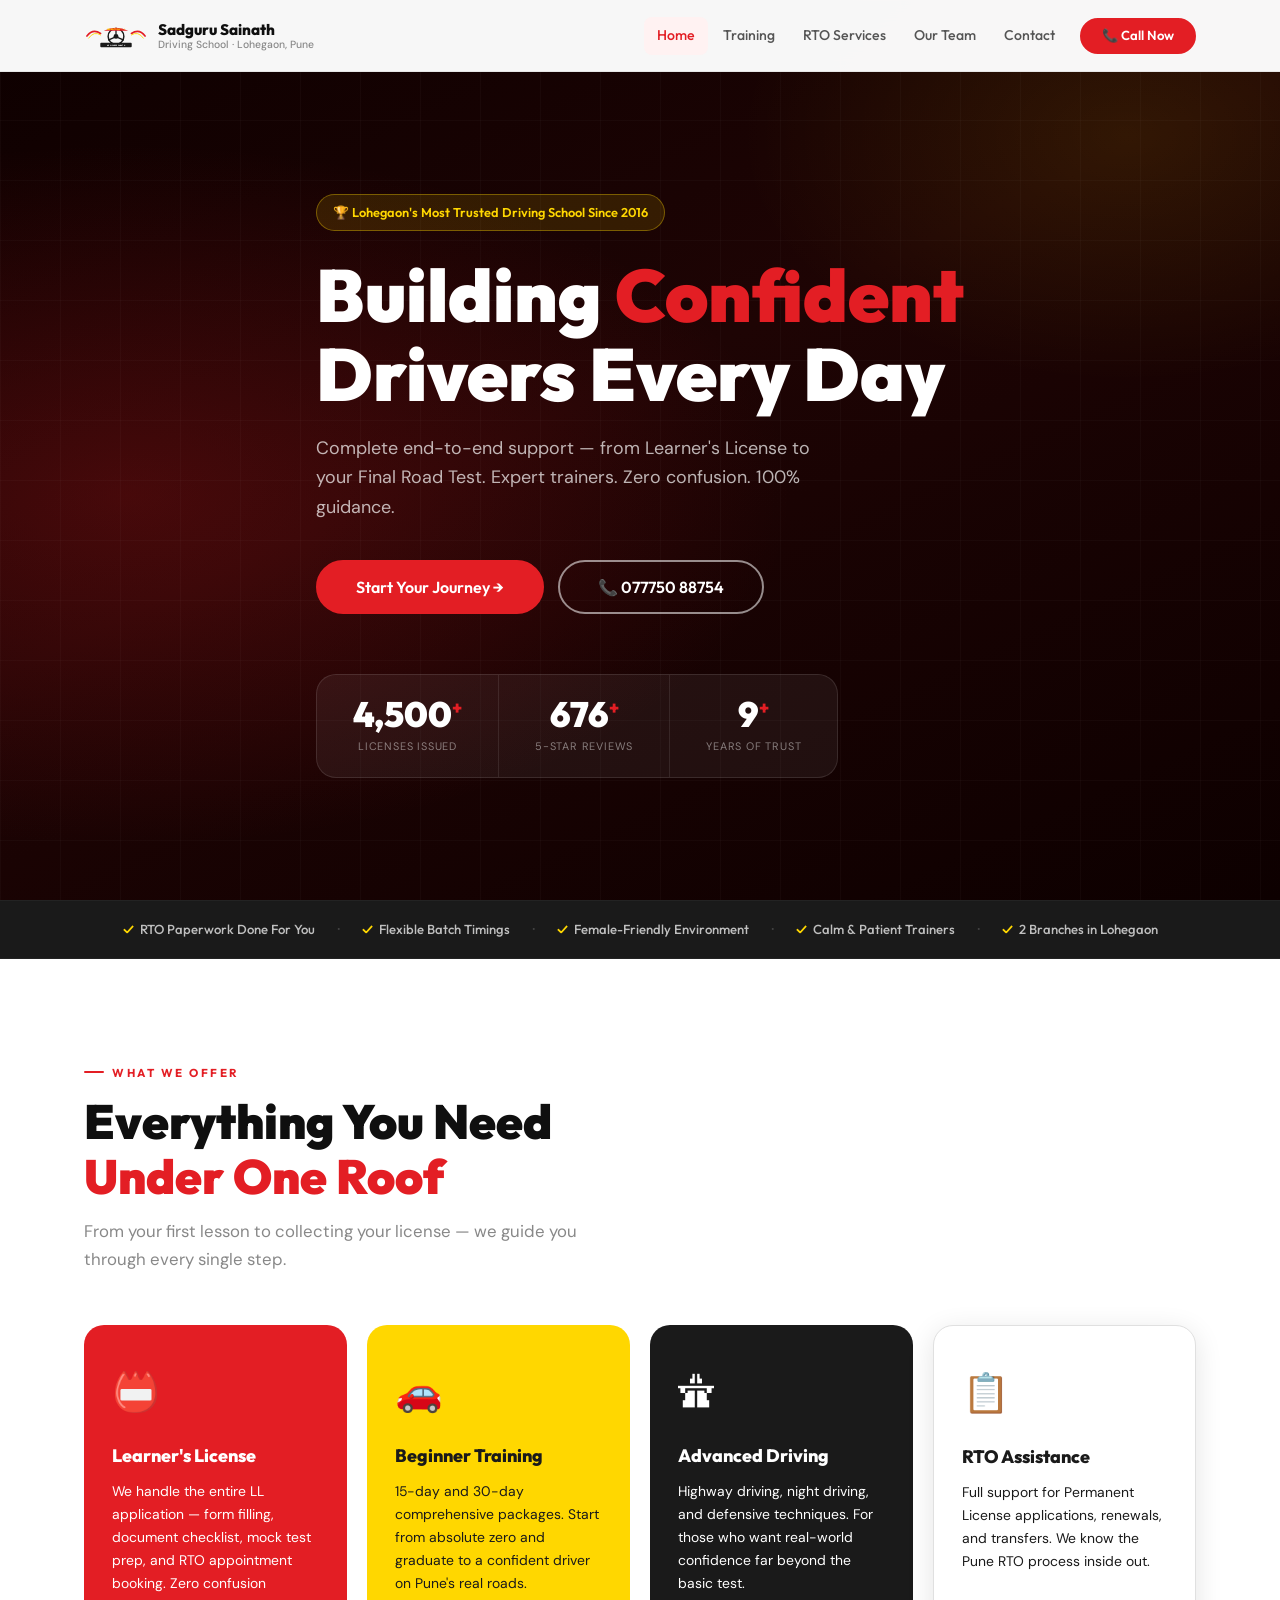
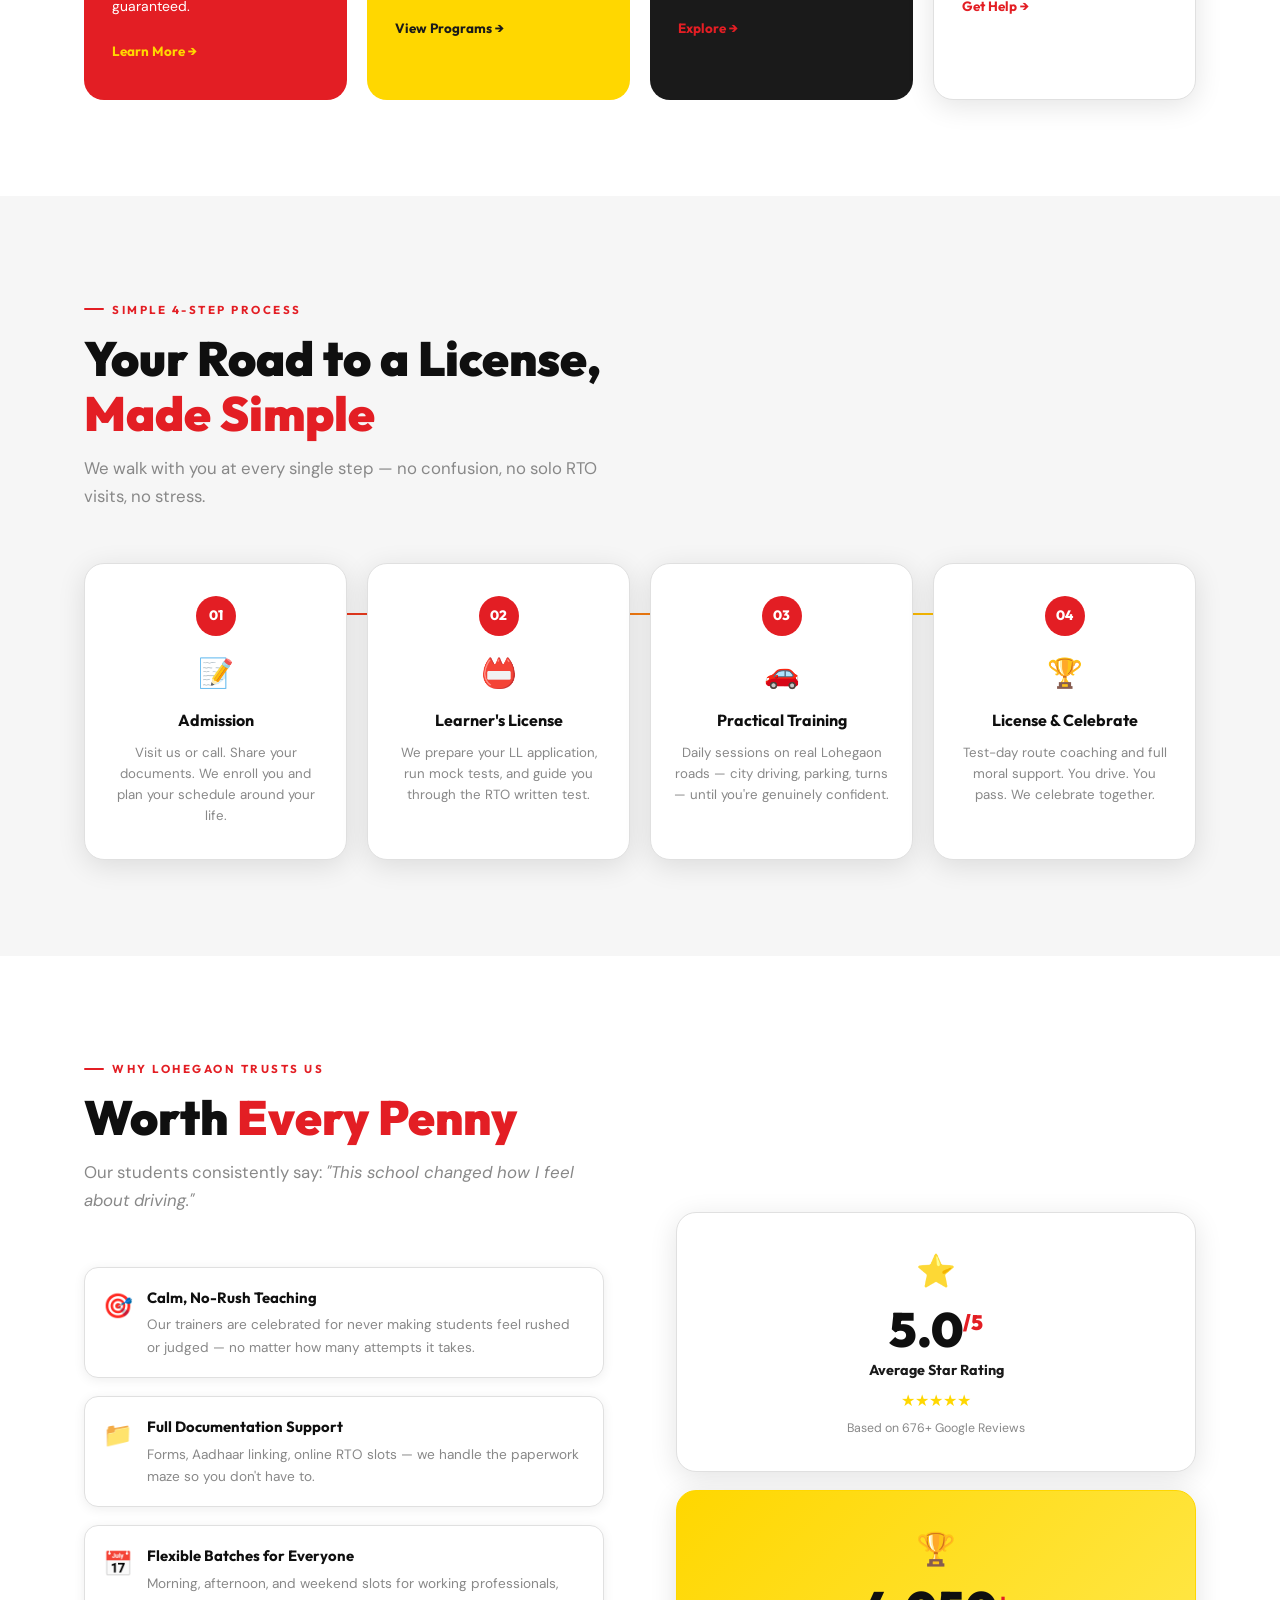
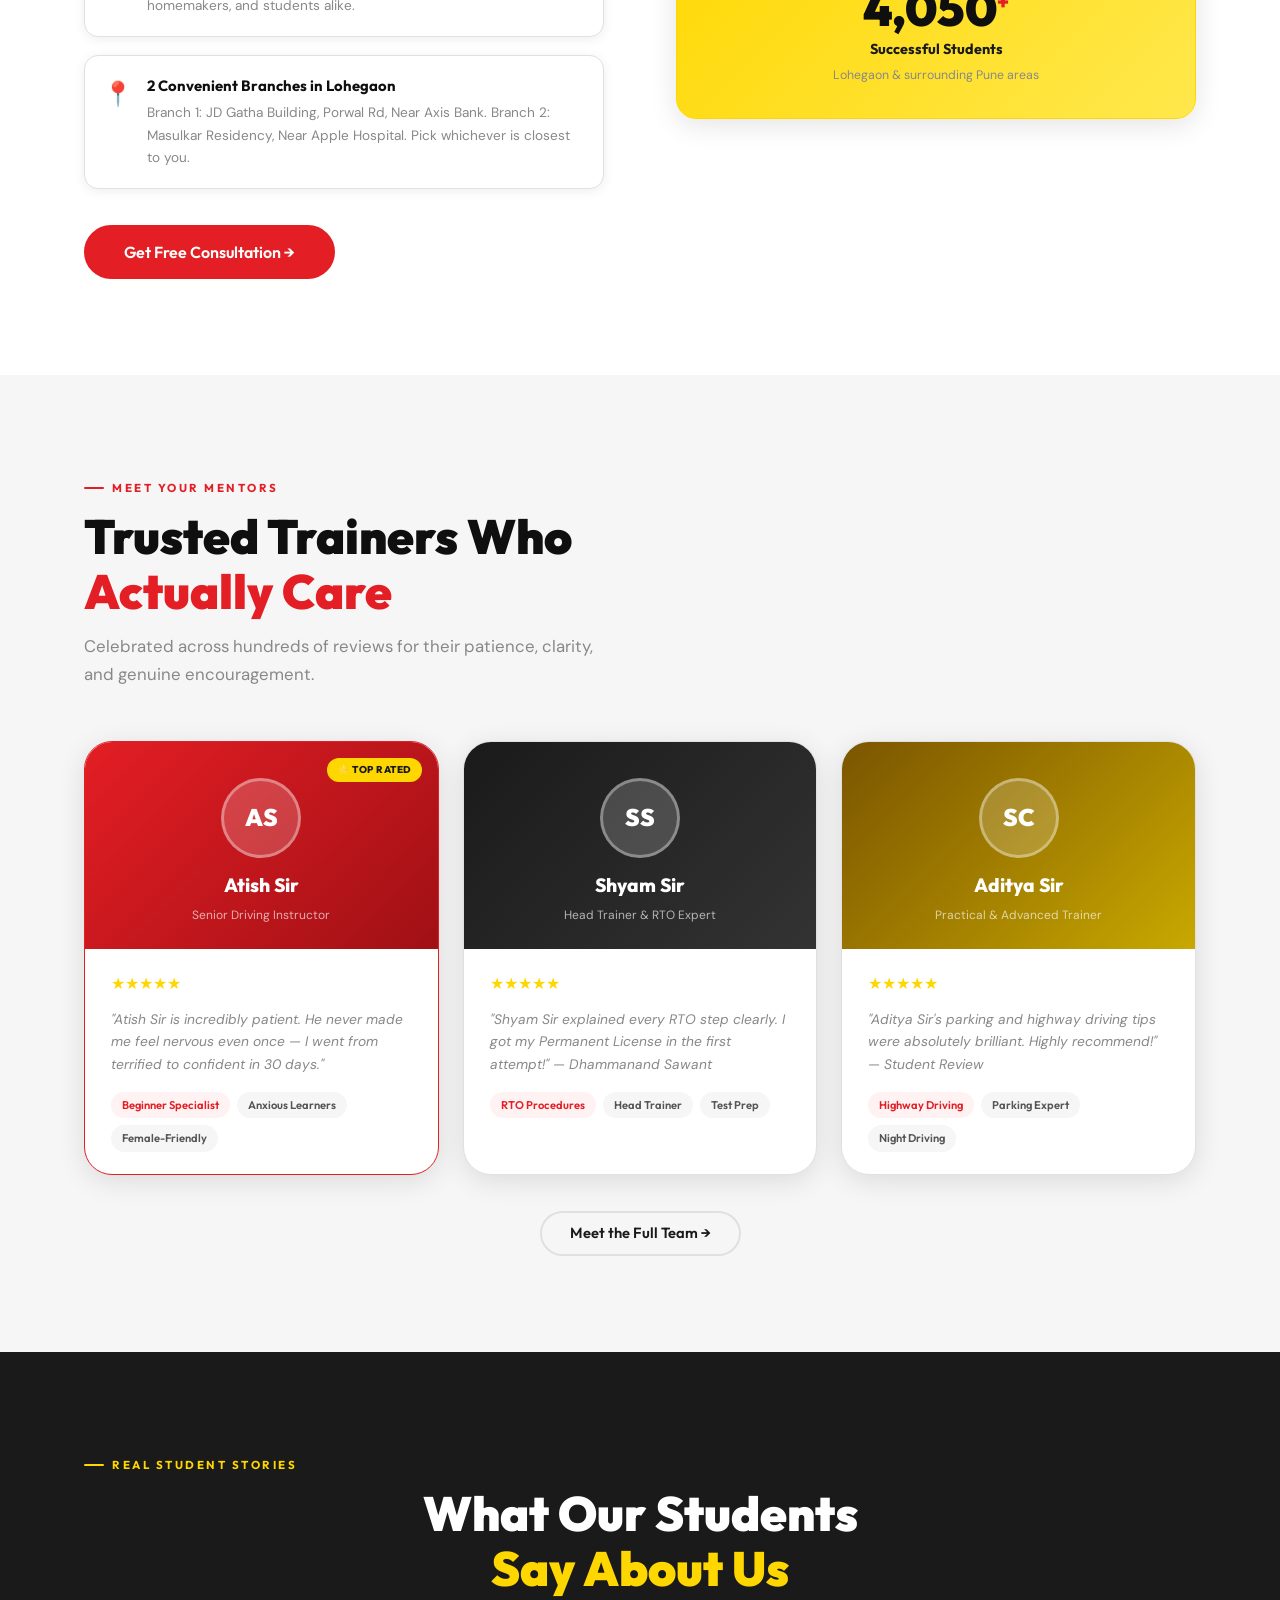
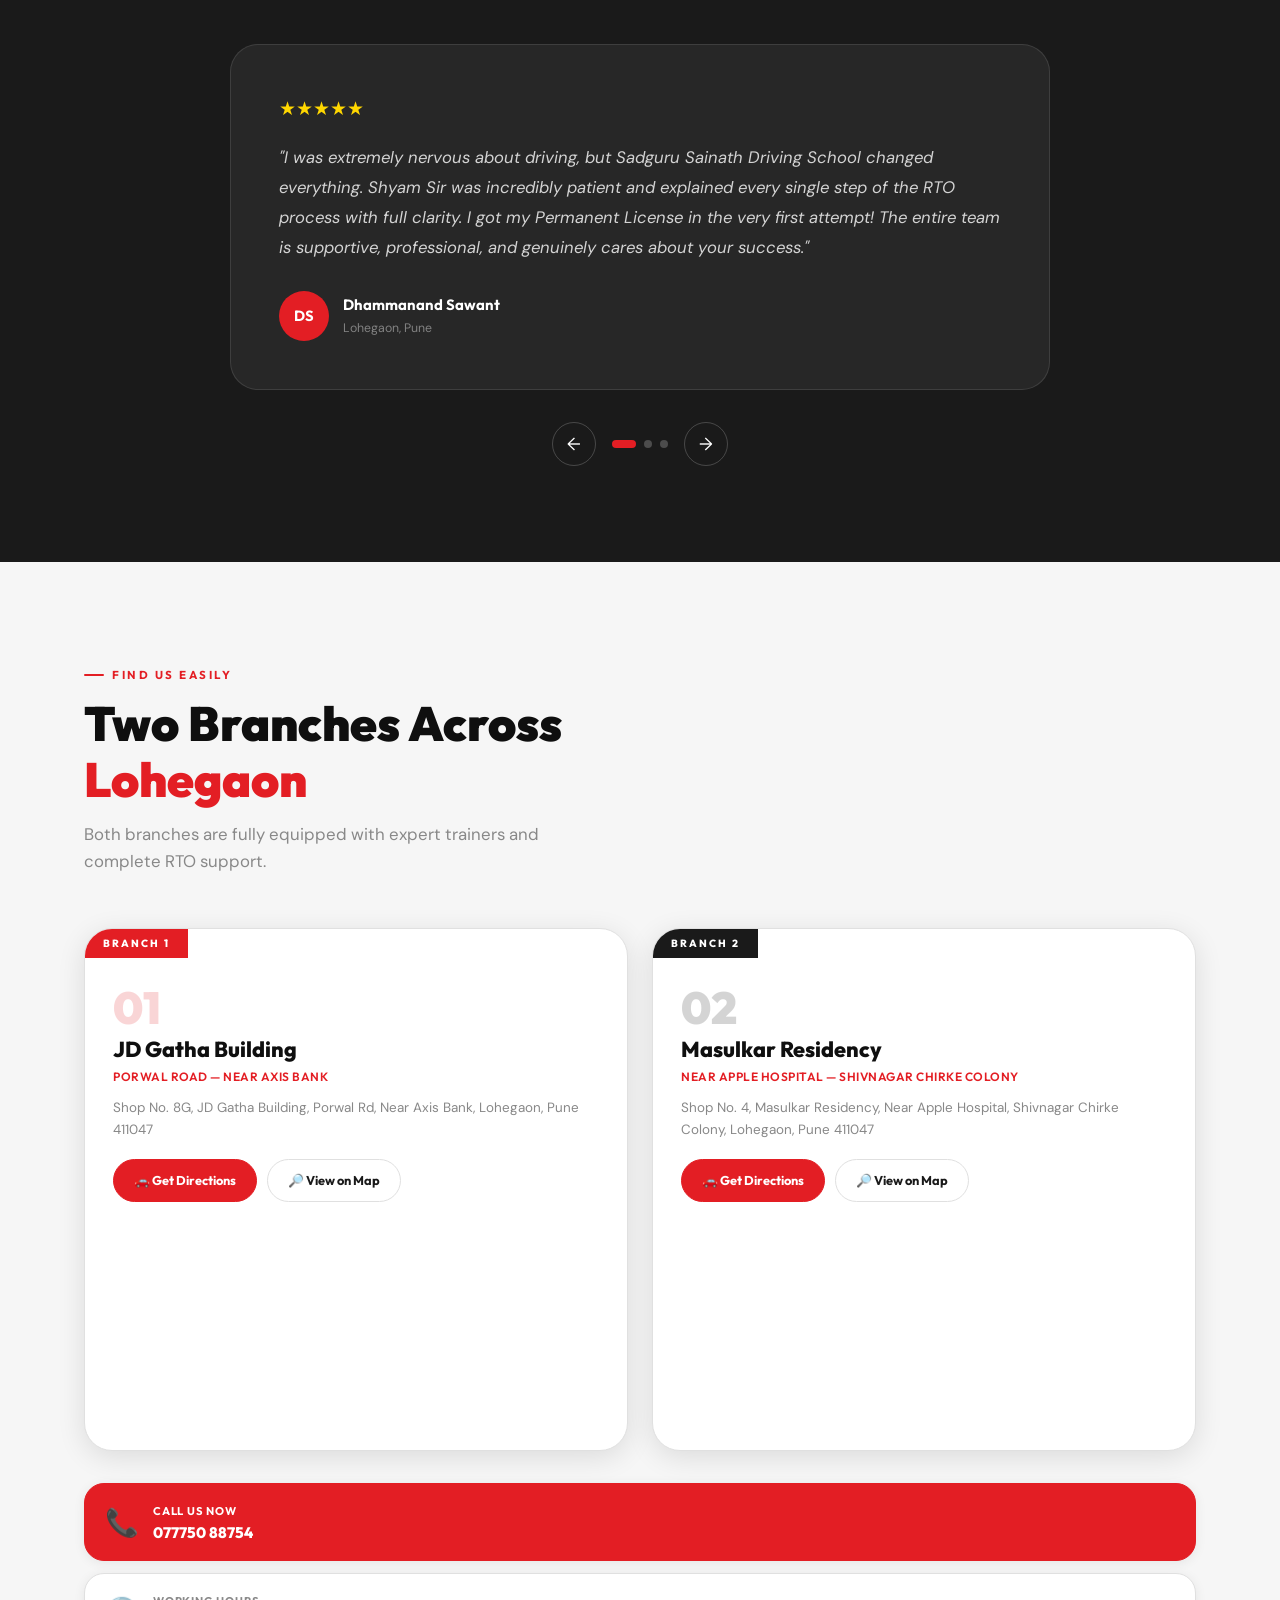
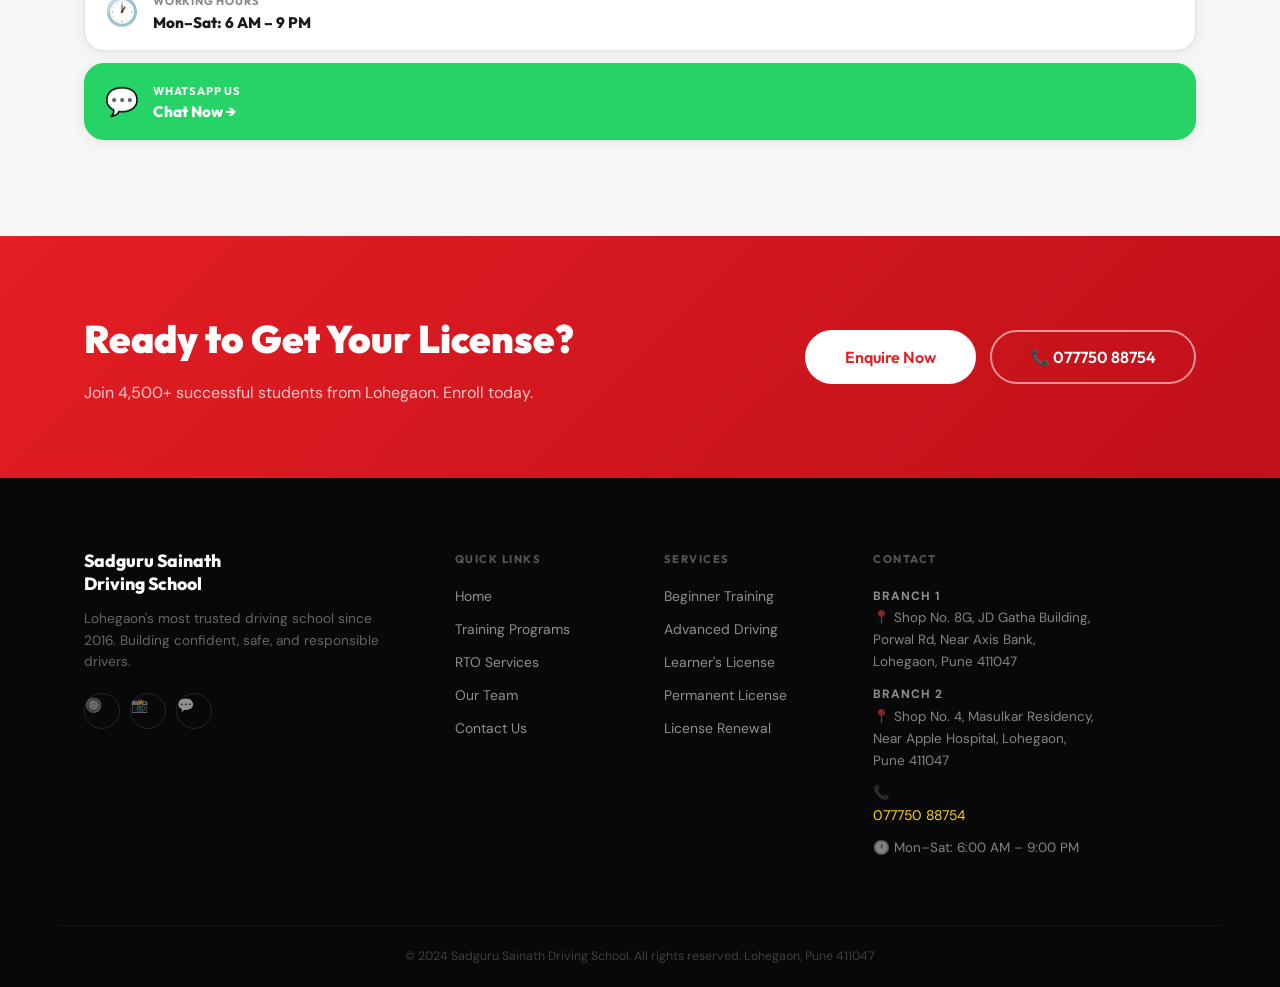
<file: index.html>
<!DOCTYPE html>
<html lang="en">
<head>
  <meta charset="UTF-8" />
  <meta name="viewport" content="width=device-width, initial-scale=1.0" />
  <title>Sadguru Sainath Driving School | Lohegaon Pune | Near Apple Hospital</title>
  <meta name="description" content="Lohegaon's most trusted driving school. Expert trainers, complete RTO support, Learner's License assistance. Near Apple Hospital, Lohegaon Pune 411047. Call 077750 88754." />
  <meta name="keywords" content="driving school Lohegaon, driving school near Apple Hospital, RTO assistance Pune, learner license Lohegaon, Sainath driving school Pune" />
  <link rel="preconnect" href="https://fonts.googleapis.com" />
  <link rel="preconnect" href="https://fonts.gstatic.com" crossorigin />
  <link href="https://fonts.googleapis.com/css2?family=Outfit:wght@400;500;600;700;800;900&family=DM+Sans:wght@400;500;600&display=swap" rel="stylesheet" />
  <link rel="stylesheet" href="style.css" />
</head>
<body>

<!-- ════ HEADER ════ -->
<header class="site-header" id="siteHeader">
  <div class="container header-inner">

    <a href="index.html" class="logo" aria-label="Sadguru Sainath Driving School - Home">
      <svg class="logo-svg" viewBox="0 0 220 90" xmlns="http://www.w3.org/2000/svg" aria-hidden="true">
        <path d="M10,45 Q30,18 57,36" stroke="#E31E24" stroke-width="5.5" fill="none" stroke-linecap="round"/>
        <path d="M16,52 Q34,26 57,41" stroke="#FFD700" stroke-width="3" fill="none" stroke-linecap="round"/>
        <path d="M210,45 Q190,18 163,36" stroke="#E31E24" stroke-width="5.5" fill="none" stroke-linecap="round"/>
        <path d="M204,52 Q186,26 163,41" stroke="#FFD700" stroke-width="3" fill="none" stroke-linecap="round"/>
        <circle cx="110" cy="46" r="27" fill="none" stroke="#1a1a1a" stroke-width="5"/>
        <circle cx="110" cy="46" r="8.5" fill="#1a1a1a"/>
        <line x1="110" y1="19" x2="110" y2="38" stroke="#1a1a1a" stroke-width="4.5" stroke-linecap="round"/>
        <line x1="85"  y1="58" x2="103" y2="50" stroke="#1a1a1a" stroke-width="4.5" stroke-linecap="round"/>
        <line x1="135" y1="58" x2="117" y2="50" stroke="#1a1a1a" stroke-width="4.5" stroke-linecap="round"/>
        <path d="M68,27 Q110,5 152,27" fill="#E31E24"/>
        <text x="110" y="23" text-anchor="middle" font-family="Outfit,sans-serif" font-size="7.5" fill="#FFD700" font-weight="800">LEARN TO FLY...!</text>
        <rect x="56" y="68" width="108" height="15" rx="3" fill="#1a1a1a"/>
        <text x="110" y="79" text-anchor="middle" font-family="Outfit,sans-serif" font-size="5.8" fill="#FFFFFF" font-weight="700" letter-spacing="0.5">NEW SHREE SAINATH</text>
      </svg>
      <div class="logo-text">
        <span class="logo-name">Sadguru Sainath</span>
        <span class="logo-sub">Driving School · Lohegaon, Pune</span>
      </div>
    </a>

    <nav class="main-nav" id="mainNav" aria-label="Main navigation">
      <a href="index.html"    class="nav-link active">Home</a>
      <a href="training.html" class="nav-link">Training</a>
      <a href="rto.html"      class="nav-link">RTO Services</a>
      <a href="team.html"     class="nav-link">Our Team</a>
      <a href="contact.html"  class="nav-link">Contact</a>
      <a href="tel:07775088754" class="btn btn-red btn-sm nav-cta">&#128222; Call Now</a>
    </nav>

    <button class="hamburger" id="hamburgerBtn" aria-label="Toggle navigation menu" aria-expanded="false">
      <span></span><span></span><span></span>
    </button>

  </div>
</header>


<!-- ════ HERO ════ -->
<section class="hero" aria-labelledby="heroTitle">
  <div class="hero-bg"></div>
  <div class="hero-grid"></div>
  <div class="container">
    <div class="hero-content">
      <div class="hero-badge">&#127942; Lohegaon's Most Trusted Driving School Since 2016</div>
      <h1 class="hero-title" id="heroTitle">
        Building <span class="accent">Confident</span><br>Drivers Every Day
      </h1>
      <p class="hero-desc">
        Complete end-to-end support — from Learner's License to your Final Road Test. Expert trainers. Zero confusion. 100% guidance.
      </p>
      <div class="hero-ctas">
        <a href="contact.html"   class="btn btn-red btn-lg">Start Your Journey &#8594;</a>
        <a href="tel:07775088754" class="btn btn-outline-white btn-lg">&#128222; 077750 88754</a>
      </div>
      <div class="hero-stats">
        <div class="stat-block">
          <div class="stat-num"><span data-count="4500">0</span><sup>+</sup></div>
          <div class="stat-lbl">Licenses Issued</div>
        </div>
        <div class="stat-block">
          <div class="stat-num"><span data-count="676">0</span><sup>+</sup></div>
          <div class="stat-lbl">5-Star Reviews</div>
        </div>
        <div class="stat-block">
          <div class="stat-num"><span data-count="9">0</span><sup>+</sup></div>
          <div class="stat-lbl">Years of Trust</div>
        </div>
      </div>
    </div>
  </div>
</section>


<!-- ════ TRUST BAR ════ -->
<div class="trust-bar" role="complementary" aria-label="Trust highlights">
  <div class="container trust-bar-inner">
    <div class="trust-item">RTO Paperwork Done For You</div>
    <div class="trust-sep" aria-hidden="true">&#183;</div>
    <div class="trust-item">Flexible Batch Timings</div>
    <div class="trust-sep" aria-hidden="true">&#183;</div>
    <div class="trust-item">Female-Friendly Environment</div>
    <div class="trust-sep" aria-hidden="true">&#183;</div>
    <div class="trust-item">Calm &amp; Patient Trainers</div>
    <div class="trust-sep" aria-hidden="true">&#183;</div>
    <div class="trust-item">2 Branches in Lohegaon</div>
  </div>
</div>


<!-- ════ SERVICES ════ -->
<section class="section" id="services">
  <div class="container">
    <div class="section-label">What We Offer</div>
    <h2 class="section-heading">Everything You Need<br><em>Under One Roof</em></h2>
    <p class="section-sub">From your first lesson to collecting your license — we guide you through every single step.</p>
    <div class="services-grid">
      <div class="service-card card-red reveal">
        <div class="card-icon">&#128219;</div>
        <h3>Learner's License</h3>
        <p>We handle the entire LL application — form filling, document checklist, mock test prep, and RTO appointment booking. Zero confusion guaranteed.</p>
        <a href="rto.html" class="card-link">Learn More &#8594;</a>
      </div>
      <div class="service-card card-gold reveal">
        <div class="card-icon">&#128663;</div>
        <h3>Beginner Training</h3>
        <p>15-day and 30-day comprehensive packages. Start from absolute zero and graduate to a confident driver on Pune's real roads.</p>
        <a href="training.html" class="card-link">View Programs &#8594;</a>
      </div>
      <div class="service-card card-dark reveal">
        <div class="card-icon">&#128739;</div>
        <h3>Advanced Driving</h3>
        <p>Highway driving, night driving, and defensive techniques. For those who want real-world confidence far beyond the basic test.</p>
        <a href="training.html" class="card-link">Explore &#8594;</a>
      </div>
      <div class="service-card card-white reveal">
        <div class="card-icon">&#128203;</div>
        <h3>RTO Assistance</h3>
        <p>Full support for Permanent License applications, renewals, and transfers. We know the Pune RTO process inside out.</p>
        <a href="rto.html" class="card-link">Get Help &#8594;</a>
      </div>
    </div>
  </div>
</section>


<!-- ════ PROCESS STEPS ════ -->
<section class="section section--gray">
  <div class="container">
    <div class="section-label">Simple 4-Step Process</div>
    <h2 class="section-heading">Your Road to a License,<br><em>Made Simple</em></h2>
    <p class="section-sub">We walk with you at every single step — no confusion, no solo RTO visits, no stress.</p>
    <div class="process-grid">
      <div class="process-step reveal">
        <div class="step-number">01</div>
        <div class="step-icon">&#128221;</div>
        <h3>Admission</h3>
        <p>Visit us or call. Share your documents. We enroll you and plan your schedule around your life.</p>
      </div>
      <div class="process-step reveal">
        <div class="step-number">02</div>
        <div class="step-icon">&#128219;</div>
        <h3>Learner's License</h3>
        <p>We prepare your LL application, run mock tests, and guide you through the RTO written test.</p>
      </div>
      <div class="process-step reveal">
        <div class="step-number">03</div>
        <div class="step-icon">&#128663;</div>
        <h3>Practical Training</h3>
        <p>Daily sessions on real Lohegaon roads — city driving, parking, turns — until you're genuinely confident.</p>
      </div>
      <div class="process-step reveal">
        <div class="step-number">04</div>
        <div class="step-icon">&#127942;</div>
        <h3>License &amp; Celebrate</h3>
        <p>Test-day route coaching and full moral support. You drive. You pass. We celebrate together.</p>
      </div>
    </div>
  </div>
</section>


<!-- ════ WHY US ════ -->
<section class="section">
  <div class="container why-grid">
    <div>
      <div class="section-label">Why Lohegaon Trusts Us</div>
      <h2 class="section-heading">Worth <em>Every Penny</em></h2>
      <p class="section-sub">Our students consistently say: <em>"This school changed how I feel about driving."</em></p>
      <div class="why-points">
        <div class="why-point reveal">
          <div class="why-point-icon">&#127919;</div>
          <div>
            <strong>Calm, No-Rush Teaching</strong>
            <p>Our trainers are celebrated for never making students feel rushed or judged — no matter how many attempts it takes.</p>
          </div>
        </div>
        <div class="why-point reveal">
          <div class="why-point-icon">&#128193;</div>
          <div>
            <strong>Full Documentation Support</strong>
            <p>Forms, Aadhaar linking, online RTO slots — we handle the paperwork maze so you don't have to.</p>
          </div>
        </div>
        <div class="why-point reveal">
          <div class="why-point-icon">&#128197;</div>
          <div>
            <strong>Flexible Batches for Everyone</strong>
            <p>Morning, afternoon, and weekend slots for working professionals, homemakers, and students alike.</p>
          </div>
        </div>
        <div class="why-point reveal">
          <div class="why-point-icon">&#128205;</div>
          <div>
            <strong>2 Convenient Branches in Lohegaon</strong>
            <p>Branch 1: JD Gatha Building, Porwal Rd, Near Axis Bank. Branch 2: Masulkar Residency, Near Apple Hospital. Pick whichever is closest to you.</p>
          </div>
        </div>
      </div>
      <a href="contact.html" class="btn btn-red btn-lg">Get Free Consultation &#8594;</a>
    </div>
    <div class="badge-stack">
      <div class="badge-card reveal">
        <div class="badge-icon">&#11088;</div>
        <div class="badge-num">5.0<sup>/5</sup></div>
        <div class="badge-label">Average Star Rating</div>
        <div class="badge-stars">&#9733;&#9733;&#9733;&#9733;&#9733;</div>
        <div class="badge-sub">Based on 676+ Google Reviews</div>
      </div>
      <div class="badge-card gold-card reveal">
        <div class="badge-icon">&#127942;</div>
        <div class="badge-num"><span data-count="4500">0</span><sup>+</sup></div>
        <div class="badge-label">Successful Students</div>
        <div class="badge-sub">Lohegaon &amp; surrounding Pune areas</div>
      </div>
    </div>
  </div>
</section>


<!-- ════ TRAINERS ════ -->
<section class="section section--gray">
  <div class="container">
    <div class="section-label">Meet Your Mentors</div>
    <h2 class="section-heading">Trusted Trainers Who<br><em>Actually Care</em></h2>
    <p class="section-sub">Celebrated across hundreds of reviews for their patience, clarity, and genuine encouragement.</p>
    <div class="trainers-grid">

      <div class="trainer-card featured reveal">
        <div class="trainer-ribbon">&#11088; Top Rated</div>
        <div class="trainer-top trainer-top-a">
          <div class="trainer-avatar">AS</div>
          <div class="trainer-name">Atish Sir</div>
          <div class="trainer-role">Senior Driving Instructor</div>
        </div>
        <div class="trainer-body">
          <div class="trainer-stars">&#9733;&#9733;&#9733;&#9733;&#9733;</div>
          <p class="trainer-quote">"Atish Sir is incredibly patient. He never made me feel nervous even once — I went from terrified to confident in 30 days."</p>
          <div class="trainer-tags">
            <span class="tag tag-red">Beginner Specialist</span>
            <span class="tag">Anxious Learners</span>
            <span class="tag">Female-Friendly</span>
          </div>
        </div>
      </div>

      <div class="trainer-card reveal">
        <div class="trainer-top trainer-top-b">
          <div class="trainer-avatar">SS</div>
          <div class="trainer-name">Shyam Sir</div>
          <div class="trainer-role">Head Trainer &amp; RTO Expert</div>
        </div>
        <div class="trainer-body">
          <div class="trainer-stars">&#9733;&#9733;&#9733;&#9733;&#9733;</div>
          <p class="trainer-quote">"Shyam Sir explained every RTO step clearly. I got my Permanent License in the first attempt!" — Dhammanand Sawant</p>
          <div class="trainer-tags">
            <span class="tag tag-red">RTO Procedures</span>
            <span class="tag">Head Trainer</span>
            <span class="tag">Test Prep</span>
          </div>
        </div>
      </div>

      <div class="trainer-card reveal">
        <div class="trainer-top trainer-top-c">
          <div class="trainer-avatar">SC</div>
          <div class="trainer-name">Aditya Sir</div>
          <div class="trainer-role">Practical &amp; Advanced Trainer</div>
        </div>
        <div class="trainer-body">
          <div class="trainer-stars">&#9733;&#9733;&#9733;&#9733;&#9733;</div>
          <p class="trainer-quote">"Aditya Sir's parking and highway driving tips were absolutely brilliant. Highly recommend!" — Student Review</p>
          <div class="trainer-tags">
            <span class="tag tag-red">Highway Driving</span>
            <span class="tag">Parking Expert</span>
            <span class="tag">Night Driving</span>
          </div>
        </div>
      </div>

    </div>
    <div style="text-align:center;margin-top:36px;">
      <a href="team.html" class="btn btn-outline-dark btn-md">Meet the Full Team &#8594;</a>
    </div>
  </div>
</section>


<!-- ════ TESTIMONIALS ════ -->
<section class="section section--dark" aria-label="Student testimonials">
  <div class="container">
    <div class="section-label">Real Student Stories</div>
    <h2 class="section-heading" style="text-align:center;margin-bottom:48px;">What Our Students<br><em>Say About Us</em></h2>
    <div class="testimonial-slider">
      <div class="testimonial-slide active">
        <div class="testimonial-card">
          <div class="t-stars">&#9733;&#9733;&#9733;&#9733;&#9733;</div>
          <p class="t-text">"I was extremely nervous about driving, but Sadguru Sainath Driving School changed everything. Shyam Sir was incredibly patient and explained every single step of the RTO process with full clarity. I got my Permanent License in the very first attempt! The entire team is supportive, professional, and genuinely cares about your success."</p>
          <div class="t-author">
            <div class="t-avatar">DS</div>
            <div>
              <div class="t-name">Dhammanand Sawant</div>
              <div class="t-loc">Lohegaon, Pune</div>
            </div>
          </div>
        </div>
      </div>
      <div class="testimonial-slide">
        <div class="testimonial-card">
          <div class="t-stars">&#9733;&#9733;&#9733;&#9733;&#9733;</div>
          <p class="t-text">"As a woman learning to drive for the first time, I was very scared. But this school made me feel completely safe and confident. Atish Sir was always calm and never rushed me. The school is very well-organised, the timing is flexible, and the RTO paperwork support saved me so much stress."</p>
          <div class="t-author">
            <div class="t-avatar">MW</div>
            <div>
              <div class="t-name">Manjushree Waghmare</div>
              <div class="t-loc">Lohegaon, Pune</div>
            </div>
          </div>
        </div>
      </div>
      <div class="testimonial-slide">
        <div class="testimonial-card">
          <div class="t-stars">&#9733;&#9733;&#9733;&#9733;&#9733;</div>
          <p class="t-text">"Best driving school in Lohegaon, hands down. Aditya Sir taught me parking and highway driving with brilliant clarity. I went from zero experience to confidently driving on the Pune-Nagar highway within 30 days. The complete RTO support is a massive bonus — no other school comes close."</p>
          <div class="t-author">
            <div class="t-avatar">RP</div>
            <div>
              <div class="t-name">Rahul Patil</div>
              <div class="t-loc">Near Apple Hospital Area</div>
            </div>
          </div>
        </div>
      </div>
    </div>
    <div class="slider-controls">
      <button class="slider-btn" id="prevSlide" aria-label="Previous testimonial">&#8592;</button>
      <div class="slider-dots" id="sliderDots"></div>
      <button class="slider-btn" id="nextSlide" aria-label="Next testimonial">&#8594;</button>
    </div>
  </div>
</section>


<!-- ════ LOCATION — TWO BRANCHES ════ -->
<section class="section section--gray">
  <div class="container">
    <div class="section-label">Find Us Easily</div>
    <h2 class="section-heading">Two Branches Across<br><em>Lohegaon</em></h2>
    <p class="section-sub">Both branches are fully equipped with expert trainers and complete RTO support.</p>

    <!-- BRANCH CARDS — new clean design -->
    <div class="branch-list">

      <!-- BRANCH 1 -->
      <div class="bl-card reveal">
        <div class="bl-tag bl-tag-red">Branch 1</div>
        <div class="bl-inner">
          <!-- Left: info -->
          <div class="bl-info">
            <div class="bl-num">01</div>
            <h3 class="bl-name">JD Gatha Building</h3>
            <p class="bl-area">Porwal Road &mdash; Near Axis Bank</p>
            <p class="bl-addr">Shop No. 8G, JD Gatha Building, Porwal Rd, Near Axis Bank, Lohegaon, Pune 411047</p>
            <div class="bl-btns">
              <a href="https://www.google.com/maps/dir/?api=1&destination=Shop+8G+JD+Gatha+Building+Porwal+Road+Lohegaon+Pune+411047"
                 target="_blank" rel="noopener noreferrer" class="bl-btn bl-btn-primary">
                &#128663; Get Directions
              </a>
              <a href="https://maps.google.com/?q=Shop+8G+JD+Gatha+Building+Porwal+Road+near+Axis+Bank+Lohegaon+Pune+411047"
                 target="_blank" rel="noopener noreferrer" class="bl-btn">
                &#128270; View on Map
              </a>
            </div>
          </div>
          <!-- Right: map -->
          <div class="bl-map-wrap">
            <iframe
              src="https://www.google.com/maps/embed?pb=!1m18!1m12!1m3!1d3781.0!2d73.9282!3d18.5915!2m3!1f0!2f0!3f0!3m2!1i1024!2i768!4f13.1!3m3!1m2!1s0x0%3A0x0!2zMTjCsDM1JzI5LjQiTiA3M8KwNTUnNDEuNSJF!5e0!3m2!1sen!2sin!4v1700000000001"
              allowfullscreen="" loading="lazy" referrerpolicy="no-referrer-when-downgrade"
              title="Branch 1 - JD Gatha Building Porwal Road">
            </iframe>
          </div>
        </div>
      </div>

      <!-- BRANCH 2 -->
      <div class="bl-card reveal">
        <div class="bl-tag bl-tag-dark">Branch 2</div>
        <div class="bl-inner">
          <!-- Left: info -->
          <div class="bl-info">
            <div class="bl-num bl-num-dark">02</div>
            <h3 class="bl-name">Masulkar Residency</h3>
            <p class="bl-area">Near Apple Hospital &mdash; Shivnagar Chirke Colony</p>
            <p class="bl-addr">Shop No. 4, Masulkar Residency, Near Apple Hospital, Shivnagar Chirke Colony, Lohegaon, Pune 411047</p>
            <div class="bl-btns">
              <a href="https://www.google.com/maps/dir/?api=1&destination=Shop+4+Masulkar+Residency+near+Apple+Hospital+Shivnagar+Chirke+Colony+Lohegaon+Pune+411047"
                 target="_blank" rel="noopener noreferrer" class="bl-btn bl-btn-primary">
                &#128663; Get Directions
              </a>
              <a href="https://maps.google.com/?q=Masulkar+Residency+near+Apple+Hospital+Shivnagar+Chirke+Colony+Lohegaon+Pune"
                 target="_blank" rel="noopener noreferrer" class="bl-btn">
                &#128270; View on Map
              </a>
            </div>
          </div>
          <!-- Right: map -->
          <div class="bl-map-wrap">
            <iframe
              src="https://www.google.com/maps/embed?pb=!1m18!1m12!1m3!1d3781.134520967887!2d73.93040557503315!3d18.591086982523073!2m3!1f0!2f0!3f0!3m2!1i1024!2i768!4f13.1!3m3!1m2!1s0x3bc2c1498a329619%3A0x4fcbe02a7eb13c21!2sNew%20Shree%20Sainath%20Driving%20School!5e0!3m2!1sen!2sin!4v1700000000002"
              allowfullscreen="" loading="lazy" referrerpolicy="no-referrer-when-downgrade"
              title="Branch 2 - Masulkar Residency near Apple Hospital">
            </iframe>
          </div>
        </div>
      </div>

    </div><!-- end branch-list -->

    <!-- QUICK INFO ROW — redesigned as horizontal pills -->
    <div class="quick-info-row">
      <a href="tel:07775088754" class="qi-pill qi-pill-red">
        <span class="qi-icon">&#128222;</span>
        <div>
          <div class="qi-label">Call Us Now</div>
          <div class="qi-value">077750 88754</div>
        </div>
      </a>
      <div class="qi-pill">
        <span class="qi-icon">&#128336;</span>
        <div>
          <div class="qi-label">Working Hours</div>
          <div class="qi-value">Mon&ndash;Sat: 6 AM &ndash; 9 PM</div>
        </div>
      </div>
      <a href="https://wa.me/917775088754?text=Hi%20Sadguru%20Sainath%20Driving%20School%2C%20I%20want%20to%20enquire%20about%20classes."
         target="_blank" rel="noopener noreferrer" class="qi-pill qi-pill-green">
        <span class="qi-icon">&#128172;</span>
        <div>
          <div class="qi-label">WhatsApp Us</div>
          <div class="qi-value">Chat Now &#8594;</div>
        </div>
      </a>
    </div>

  </div>
</section>


<!-- ════ CTA ════ -->
<section class="cta-strip" aria-label="Call to action">
  <div class="container cta-strip-inner">
    <div>
      <h2>Ready to Get Your License?</h2>
      <p>Join 4,500+ successful students from Lohegaon. Enroll today.</p>
    </div>
    <div class="cta-btns">
      <a href="contact.html"    class="btn btn-white btn-lg">Enquire Now</a>
      <a href="tel:07775088754" class="btn btn-outline-white btn-lg">&#128222; 077750 88754</a>
    </div>
  </div>
</section>


<!-- ════ FOOTER ════ -->
<footer class="site-footer" aria-label="Site footer">
  <div class="container footer-grid">
    <div class="footer-brand footer-col">
      <div class="footer-brand-name">Sadguru Sainath<br>Driving School</div>
      <p>Lohegaon's most trusted driving school since 2016. Building confident, safe, and responsible drivers.</p>
      <div class="footer-socials">
        <a href="#" aria-label="Facebook">&#128280;</a>
        <a href="#" aria-label="Instagram">&#128248;</a>
        <a href="https://wa.me/917775088754" aria-label="WhatsApp" target="_blank" rel="noopener noreferrer">&#128172;</a>
      </div>
    </div>
    <div class="footer-col">
      <h4>Quick Links</h4>
      <a href="index.html">Home</a>
      <a href="training.html">Training Programs</a>
      <a href="rto.html">RTO Services</a>
      <a href="team.html">Our Team</a>
      <a href="contact.html">Contact Us</a>
    </div>
    <div class="footer-col">
      <h4>Services</h4>
      <a href="training.html">Beginner Training</a>
      <a href="training.html">Advanced Driving</a>
      <a href="rto.html">Learner's License</a>
      <a href="rto.html">Permanent License</a>
      <a href="rto.html">License Renewal</a>
    </div>
    <div class="footer-col footer-contact">
      <h4>Contact</h4>
      <p><strong style="color:rgba(255,255,255,0.55);font-size:0.75rem;letter-spacing:1px;text-transform:uppercase;">Branch 1</strong><br>&#128205; Shop No. 8G, JD Gatha Building,<br>Porwal Rd, Near Axis Bank,<br>Lohegaon, Pune 411047</p>
      <p><strong style="color:rgba(255,255,255,0.55);font-size:0.75rem;letter-spacing:1px;text-transform:uppercase;">Branch 2</strong><br>&#128205; Shop No. 4, Masulkar Residency,<br>Near Apple Hospital, Lohegaon,<br>Pune 411047</p>
      <p>&#128222; <a href="tel:07775088754">077750 88754</a></p>
      <p>&#128336; Mon&ndash;Sat: 6:00 AM &ndash; 9:00 PM</p>
    </div>
  </div>
  <div class="footer-bottom">
    <div class="container">
      <p>&copy; 2024 Sadguru Sainath Driving School. All rights reserved. Lohegaon, Pune 411047</p>
    </div>
  </div>
</footer>

<a href="tel:07775088754" class="sticky-call" aria-label="Call us now">&#128222; Call Now &nbsp;&mdash;&nbsp; 077750 88754</a>

<script src="script.js"></script>
</body>
</html>
</file>
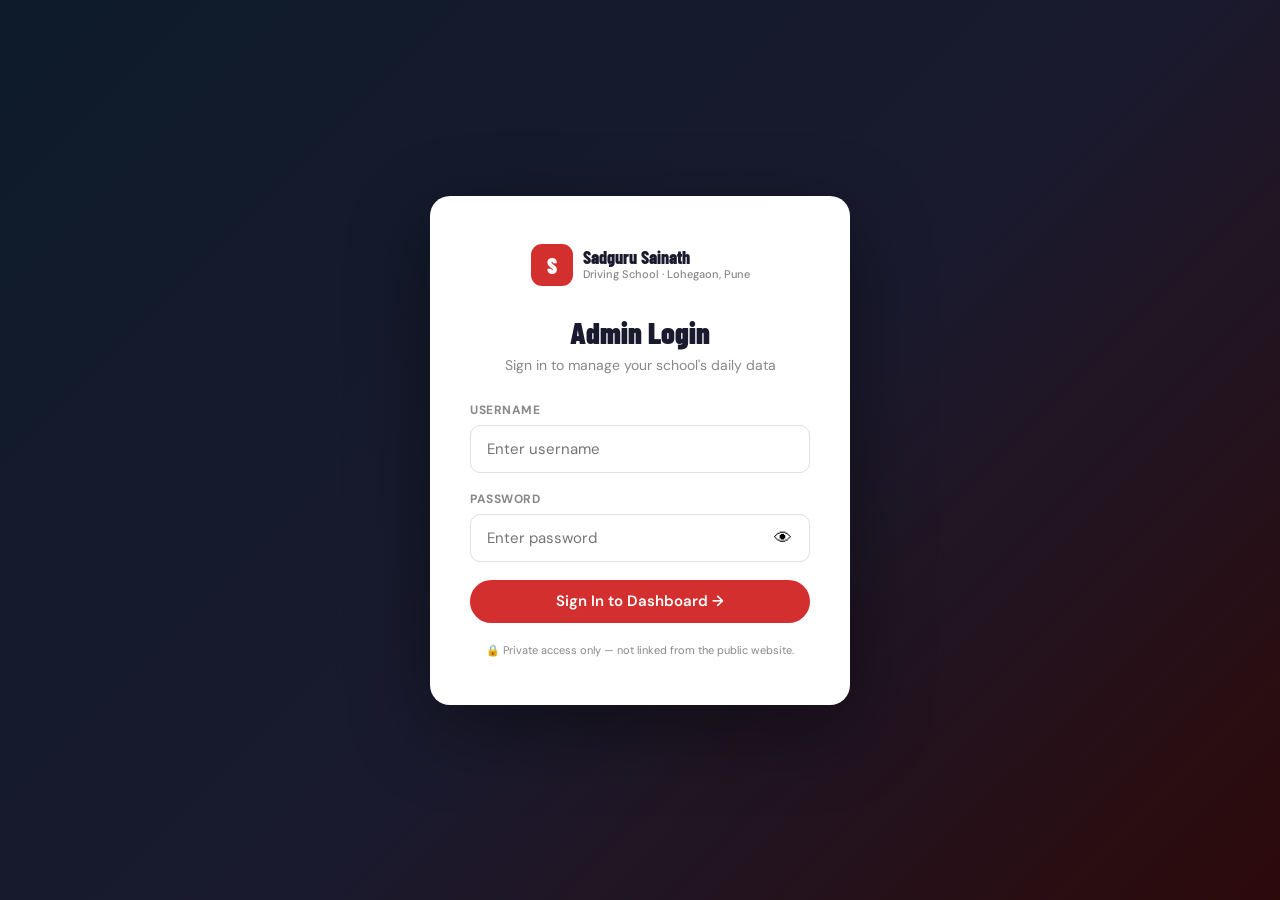
<file: admin/index.html>
<!DOCTYPE html>
<html lang="en">
<head>
  <meta charset="UTF-8" />
  <meta name="viewport" content="width=device-width, initial-scale=1.0" />
  <title>Admin Login — Sadguru Sainath Driving School</title>
  <link rel="preconnect" href="https://fonts.googleapis.com" />
  <link href="https://fonts.googleapis.com/css2?family=Barlow+Condensed:wght@700;800;900&family=DM+Sans:wght@400;500;600;700&display=swap" rel="stylesheet" />
  <link rel="stylesheet" href="admin.css" />
</head>
<body class="login-page">

  <div class="login-card">

    <div class="logo login-logo">
      <div class="logo-icon">S</div>
      <div class="logo-text">
        <span class="logo-name">Sadguru Sainath</span>
        <span class="logo-sub">Driving School · Lohegaon, Pune</span>
      </div>
    </div>

    <h1 class="login-title">Admin Login</h1>
    <p class="login-subtitle">Sign in to manage your school's daily data</p>

    <div id="loginError" class="alert alert-error" style="display:none;"></div>

    <form id="loginForm" class="login-form">
      <div class="form-group">
        <label for="username">Username</label>
        <input type="text" id="username" placeholder="Enter username" autocomplete="username" required />
      </div>
      <div class="form-group">
        <label for="password">Password</label>
        <div class="input-pw-wrap">
          <input type="password" id="password" placeholder="Enter password" autocomplete="current-password" required />
          <button type="button" class="toggle-pass" id="togglePass" aria-label="Show password">👁</button>
        </div>
      </div>
      <button type="submit" class="btn btn-primary btn-full">Sign In to Dashboard →</button>
    </form>

    <p class="login-footer">🔒 Private access only — not linked from the public website.</p>

  </div>

  <script src="admin-auth.js"></script>
</body>
</html>
</file>
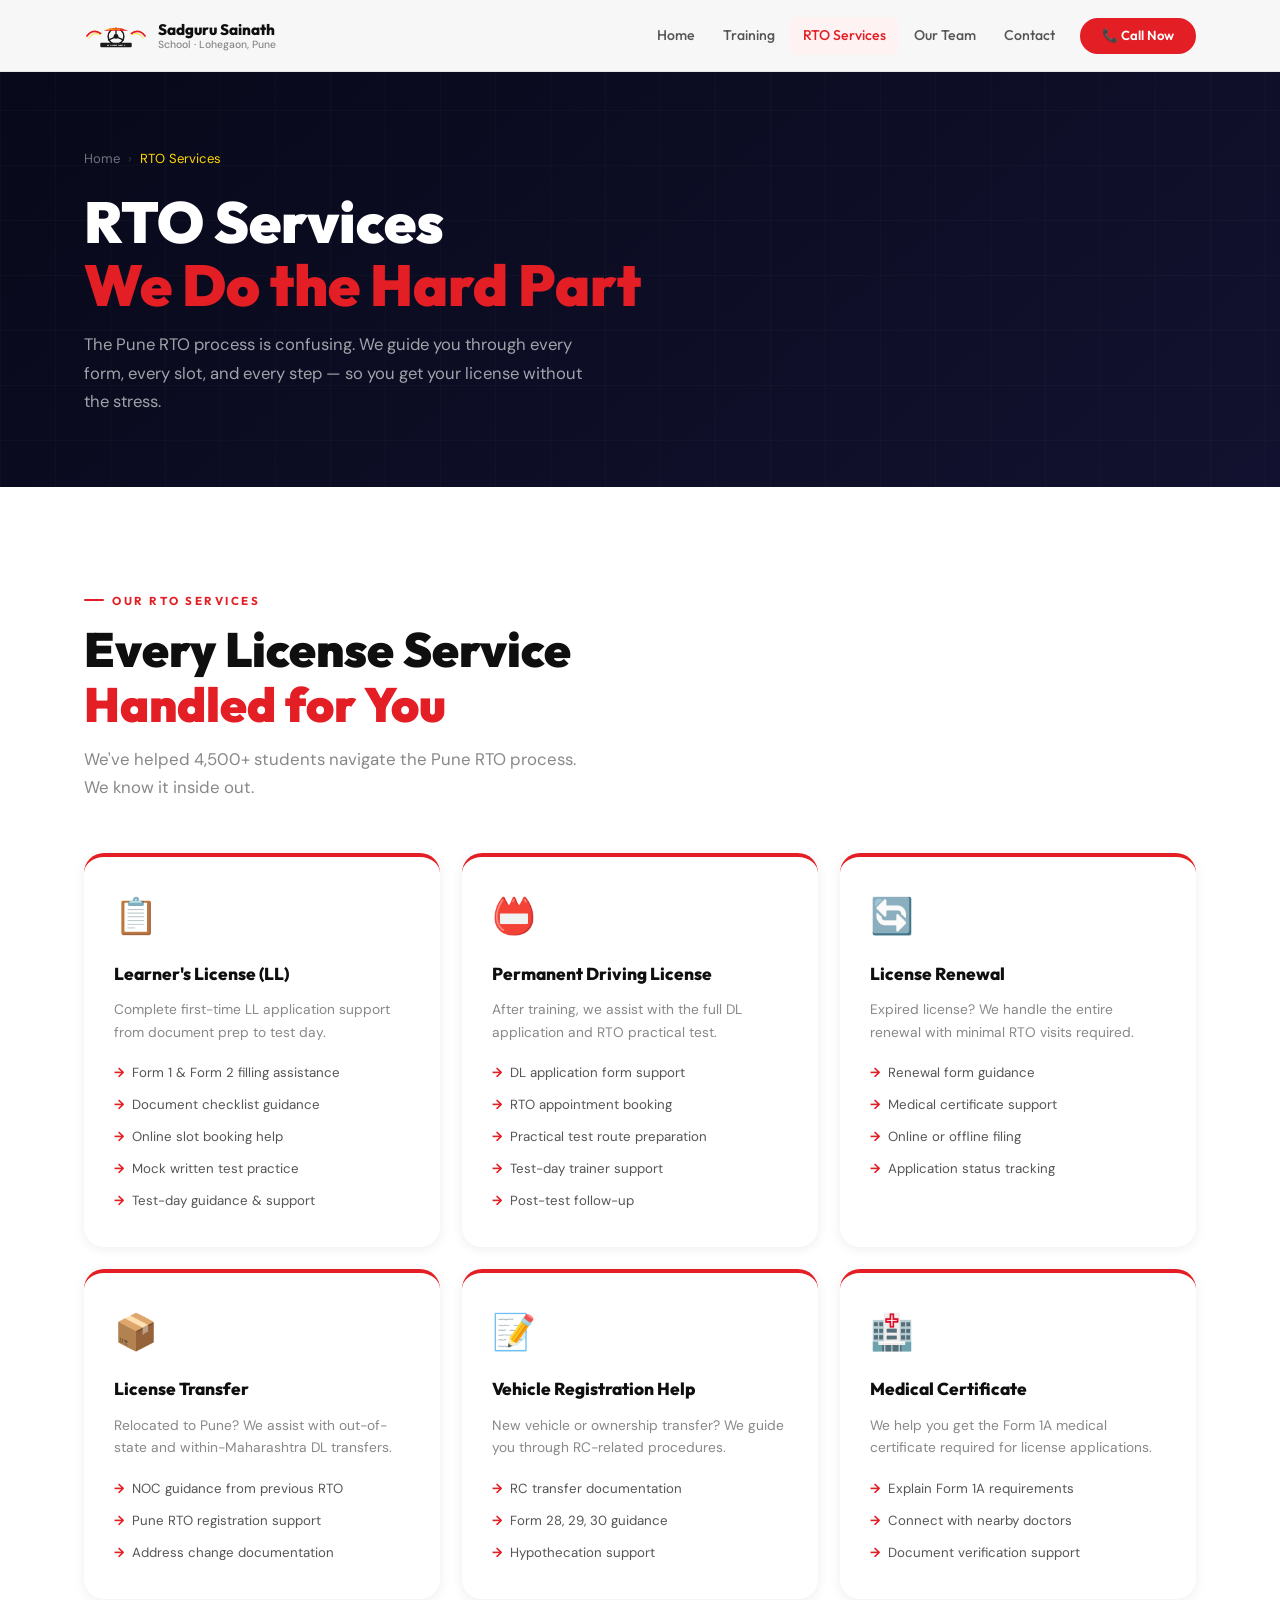
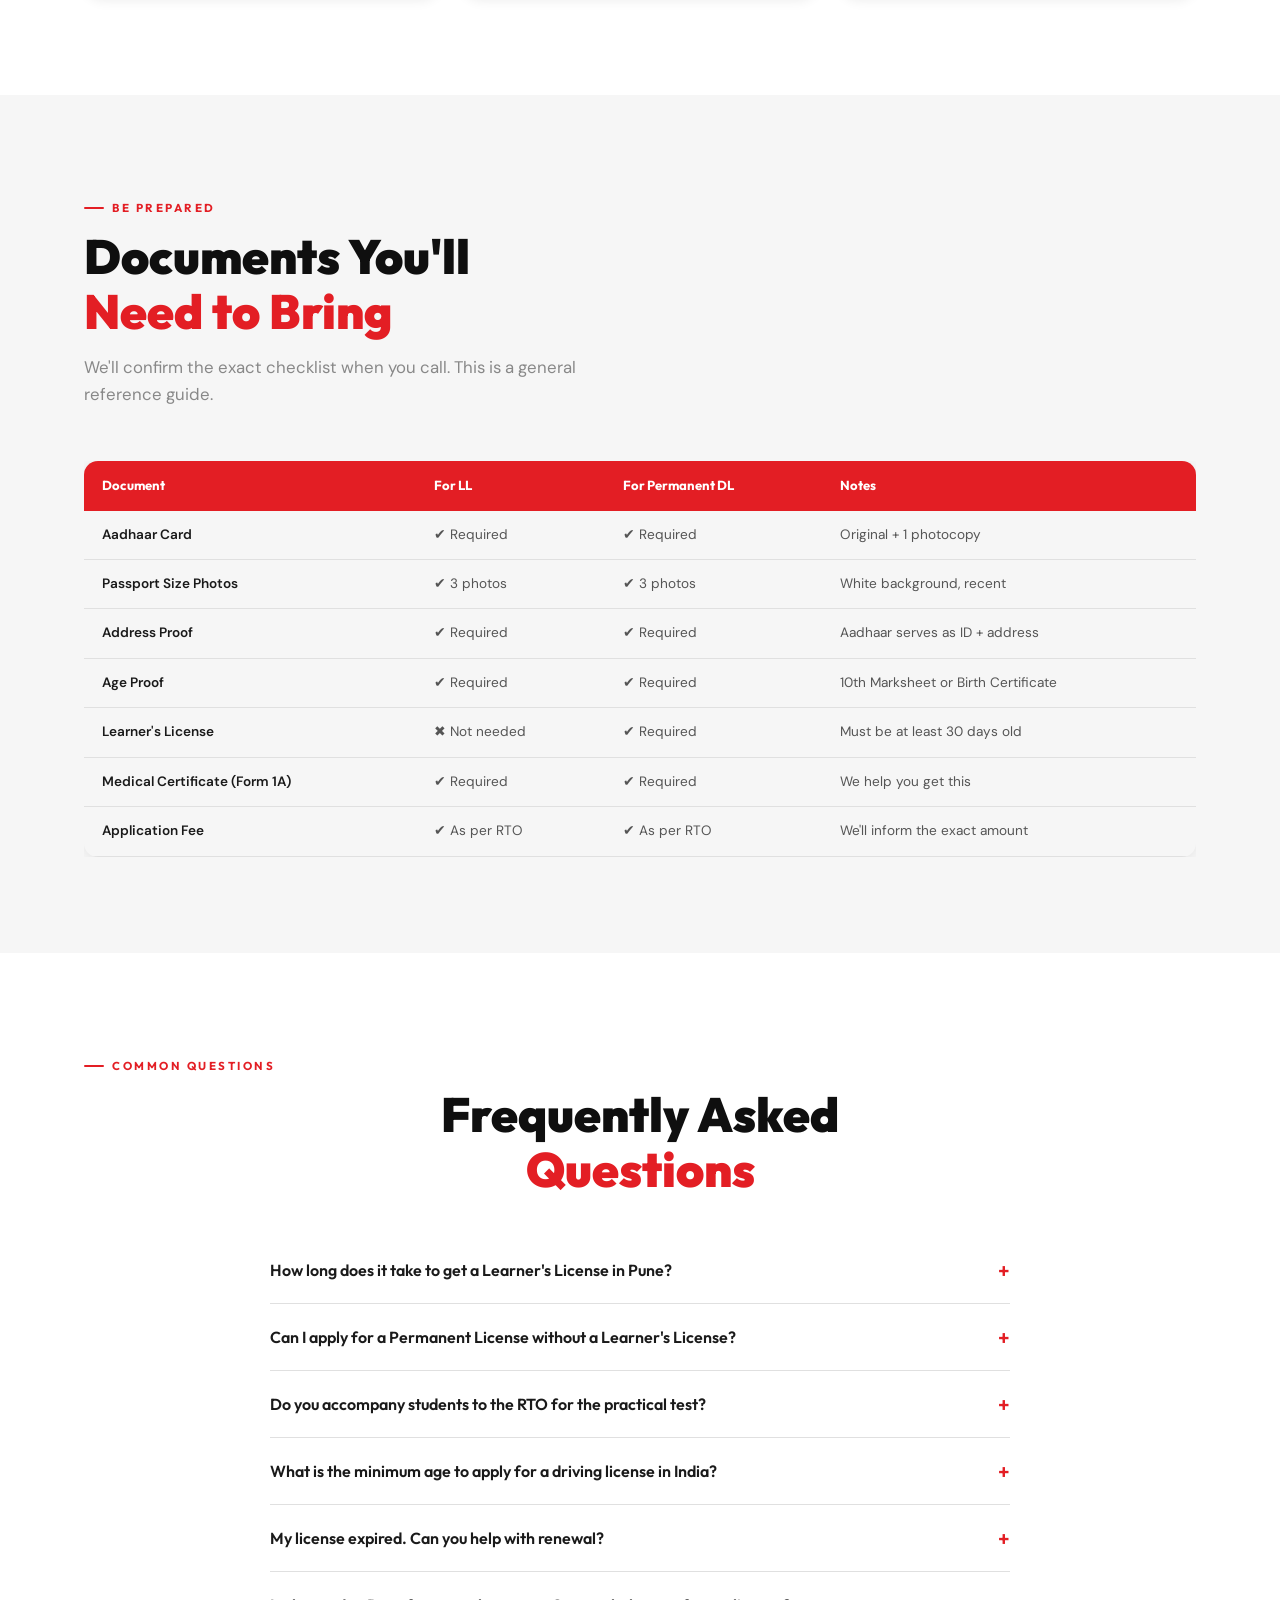
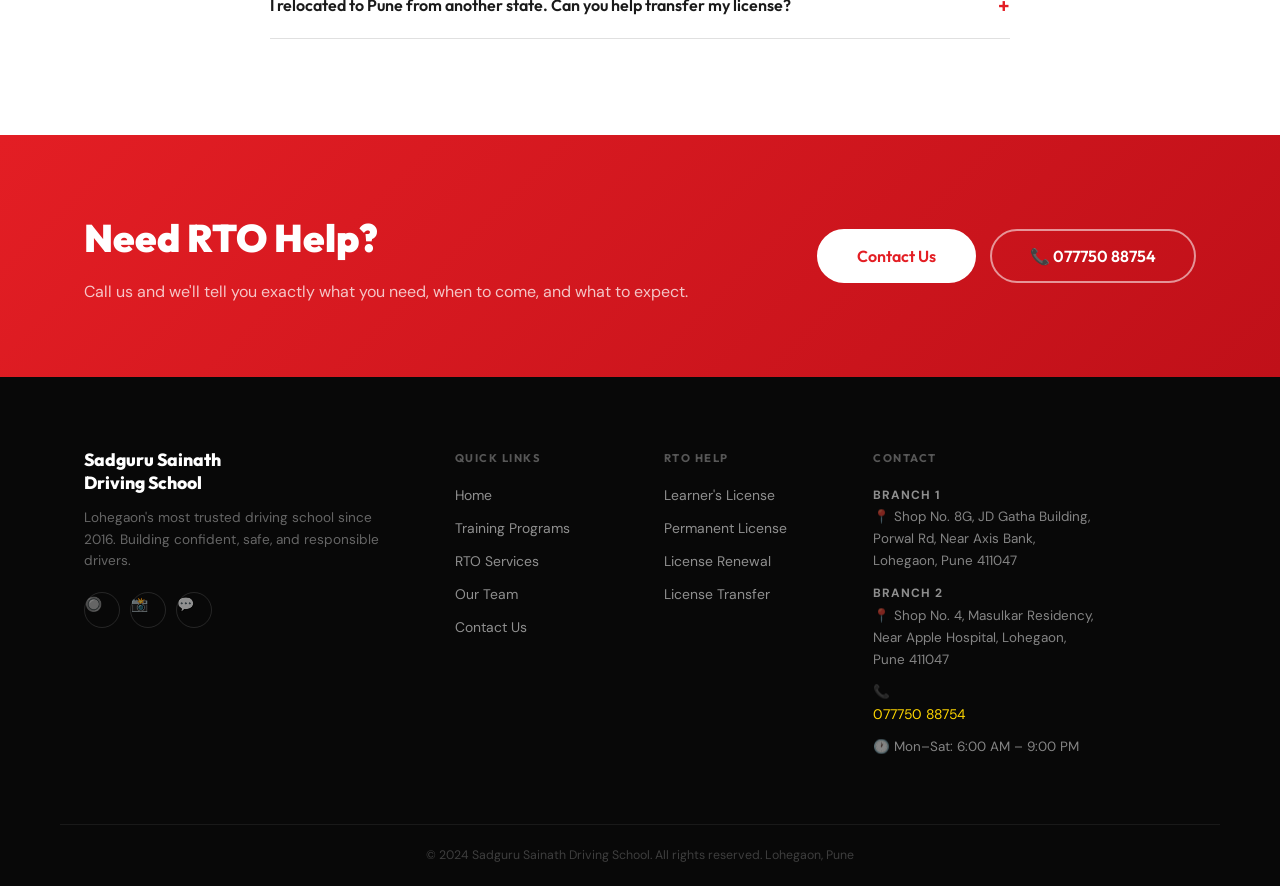
<file: rto.html>
<!DOCTYPE html>
<html lang="en">
<head>
  <meta charset="UTF-8" />
  <meta name="viewport" content="width=device-width, initial-scale=1.0" />
  <title>RTO Services | Sadguru Sainath Driving School Lohegaon</title>
  <meta name="description" content="Complete RTO assistance in Lohegaon Pune. Learner's license, permanent license, renewal, and transfer. Expert guidance near Apple Hospital. Call 077750 88754." />
  <link rel="preconnect" href="https://fonts.googleapis.com" />
  <link rel="preconnect" href="https://fonts.gstatic.com" crossorigin />
  <link href="https://fonts.googleapis.com/css2?family=Outfit:wght@400;500;600;700;800;900&family=DM+Sans:wght@400;500;600&display=swap" rel="stylesheet" />
  <link rel="stylesheet" href="style.css" />
</head>
<body>

<!-- HEADER -->
<header class="site-header" id="siteHeader">
  <div class="container header-inner">
    <a href="index.html" class="logo" aria-label="Home">
      <svg class="logo-svg" viewBox="0 0 220 90" xmlns="http://www.w3.org/2000/svg" aria-hidden="true">
        <path d="M10,45 Q30,18 57,36" stroke="#E31E24" stroke-width="5.5" fill="none" stroke-linecap="round"/>
        <path d="M16,52 Q34,26 57,41" stroke="#FFD700" stroke-width="3" fill="none" stroke-linecap="round"/>
        <path d="M210,45 Q190,18 163,36" stroke="#E31E24" stroke-width="5.5" fill="none" stroke-linecap="round"/>
        <path d="M204,52 Q186,26 163,41" stroke="#FFD700" stroke-width="3" fill="none" stroke-linecap="round"/>
        <circle cx="110" cy="46" r="27" fill="none" stroke="#1a1a1a" stroke-width="5"/>
        <circle cx="110" cy="46" r="8.5" fill="#1a1a1a"/>
        <line x1="110" y1="19" x2="110" y2="38" stroke="#1a1a1a" stroke-width="4.5" stroke-linecap="round"/>
        <line x1="85"  y1="58" x2="103" y2="50" stroke="#1a1a1a" stroke-width="4.5" stroke-linecap="round"/>
        <line x1="135" y1="58" x2="117" y2="50" stroke="#1a1a1a" stroke-width="4.5" stroke-linecap="round"/>
        <path d="M68,27 Q110,5 152,27" fill="#E31E24"/>
        <text x="110" y="23" text-anchor="middle" font-family="Outfit,sans-serif" font-size="7.5" fill="#FFD700" font-weight="800">LEARN TO FLY...!</text>
        <rect x="56" y="68" width="108" height="15" rx="3" fill="#1a1a1a"/>
        <text x="110" y="79" text-anchor="middle" font-family="Outfit,sans-serif" font-size="5.8" fill="#FFFFFF" font-weight="700" letter-spacing="0.5">NEW SHREE SAINATH</text>
      </svg>
      <div class="logo-text">
        <span class="logo-name">Sadguru Sainath</span>
        <span class="logo-sub">School &middot; Lohegaon, Pune</span>
      </div>
    </a>
    <nav class="main-nav" id="mainNav" aria-label="Main navigation">
      <a href="index.html"    class="nav-link">Home</a>
      <a href="training.html" class="nav-link">Training</a>
      <a href="rto.html"      class="nav-link active">RTO Services</a>
      <a href="team.html"     class="nav-link">Our Team</a>
      <a href="contact.html"  class="nav-link">Contact</a>
      <a href="tel:07775088754" class="btn btn-red btn-sm nav-cta">&#128222; Call Now</a>
    </nav>
    <button class="hamburger" id="hamburgerBtn" aria-label="Toggle navigation menu" aria-expanded="false">
      <span></span><span></span><span></span>
    </button>
  </div>
</header>

<!-- PAGE HERO -->
<section class="page-hero page-hero-navy">
  <div class="page-hero-grid"></div>
  <div class="container page-hero-content">
    <nav class="breadcrumb" aria-label="Breadcrumb">
      <a href="index.html">Home</a>
      <span class="sep" aria-hidden="true">&#8250;</span>
      <span class="crumb-active">RTO Services</span>
    </nav>
    <h1>RTO Services<br><span>We Do the Hard Part</span></h1>
    <p class="page-hero-desc">The Pune RTO process is confusing. We guide you through every form, every slot, and every step &mdash; so you get your license without the stress.</p>
  </div>
</section>

<!-- RTO SERVICES GRID -->
<section class="section">
  <div class="container">
    <div class="section-label">Our RTO Services</div>
    <h2 class="section-heading">Every License Service<br><em>Handled for You</em></h2>
    <p class="section-sub">We've helped 4,500+ students navigate the Pune RTO process. We know it inside out.</p>
    <div class="rto-grid">
      <div class="rto-card reveal">
        <div class="rto-icon">&#128203;</div>
        <h3>Learner's License (LL)</h3>
        <p>Complete first-time LL application support from document prep to test day.</p>
        <ul>
          <li>Form 1 &amp; Form 2 filling assistance</li>
          <li>Document checklist guidance</li>
          <li>Online slot booking help</li>
          <li>Mock written test practice</li>
          <li>Test-day guidance &amp; support</li>
        </ul>
      </div>
      <div class="rto-card reveal">
        <div class="rto-icon">&#128219;</div>
        <h3>Permanent Driving License</h3>
        <p>After training, we assist with the full DL application and RTO practical test.</p>
        <ul>
          <li>DL application form support</li>
          <li>RTO appointment booking</li>
          <li>Practical test route preparation</li>
          <li>Test-day trainer support</li>
          <li>Post-test follow-up</li>
        </ul>
      </div>
      <div class="rto-card reveal">
        <div class="rto-icon">&#128260;</div>
        <h3>License Renewal</h3>
        <p>Expired license? We handle the entire renewal with minimal RTO visits required.</p>
        <ul>
          <li>Renewal form guidance</li>
          <li>Medical certificate support</li>
          <li>Online or offline filing</li>
          <li>Application status tracking</li>
        </ul>
      </div>
      <div class="rto-card reveal">
        <div class="rto-icon">&#128230;</div>
        <h3>License Transfer</h3>
        <p>Relocated to Pune? We assist with out-of-state and within-Maharashtra DL transfers.</p>
        <ul>
          <li>NOC guidance from previous RTO</li>
          <li>Pune RTO registration support</li>
          <li>Address change documentation</li>
        </ul>
      </div>
      <div class="rto-card reveal">
        <div class="rto-icon">&#128221;</div>
        <h3>Vehicle Registration Help</h3>
        <p>New vehicle or ownership transfer? We guide you through RC-related procedures.</p>
        <ul>
          <li>RC transfer documentation</li>
          <li>Form 28, 29, 30 guidance</li>
          <li>Hypothecation support</li>
        </ul>
      </div>
      <div class="rto-card reveal">
        <div class="rto-icon">&#127973;</div>
        <h3>Medical Certificate</h3>
        <p>We help you get the Form 1A medical certificate required for license applications.</p>
        <ul>
          <li>Explain Form 1A requirements</li>
          <li>Connect with nearby doctors</li>
          <li>Document verification support</li>
        </ul>
      </div>
    </div>
  </div>
</section>

<!-- DOCUMENTS TABLE -->
<section class="section section--gray">
  <div class="container">
    <div class="section-label">Be Prepared</div>
    <h2 class="section-heading">Documents You'll<br><em>Need to Bring</em></h2>
    <p class="section-sub">We'll confirm the exact checklist when you call. This is a general reference guide.</p>
    <div style="overflow-x:auto;">
      <table class="docs-table">
        <thead>
          <tr>
            <th>Document</th>
            <th>For LL</th>
            <th>For Permanent DL</th>
            <th>Notes</th>
          </tr>
        </thead>
        <tbody>
          <tr>
            <td>Aadhaar Card</td>
            <td>&#10004; Required</td>
            <td>&#10004; Required</td>
            <td>Original + 1 photocopy</td>
          </tr>
          <tr>
            <td>Passport Size Photos</td>
            <td>&#10004; 3 photos</td>
            <td>&#10004; 3 photos</td>
            <td>White background, recent</td>
          </tr>
          <tr>
            <td>Address Proof</td>
            <td>&#10004; Required</td>
            <td>&#10004; Required</td>
            <td>Aadhaar serves as ID + address</td>
          </tr>
          <tr>
            <td>Age Proof</td>
            <td>&#10004; Required</td>
            <td>&#10004; Required</td>
            <td>10th Marksheet or Birth Certificate</td>
          </tr>
          <tr>
            <td>Learner's License</td>
            <td>&#10006; Not needed</td>
            <td>&#10004; Required</td>
            <td>Must be at least 30 days old</td>
          </tr>
          <tr>
            <td>Medical Certificate (Form 1A)</td>
            <td>&#10004; Required</td>
            <td>&#10004; Required</td>
            <td>We help you get this</td>
          </tr>
          <tr>
            <td>Application Fee</td>
            <td>&#10004; As per RTO</td>
            <td>&#10004; As per RTO</td>
            <td>We'll inform the exact amount</td>
          </tr>
        </tbody>
      </table>
    </div>
  </div>
</section>

<!-- FAQ -->
<section class="section">
  <div class="container">
    <div class="section-label">Common Questions</div>
    <h2 class="section-heading" style="text-align:center;margin-bottom:40px;">Frequently Asked<br><em>Questions</em></h2>
    <div class="faq-list">
      <div class="faq-item">
        <button class="faq-question" type="button" aria-expanded="false">
          How long does it take to get a Learner's License in Pune?
          <i class="faq-icon" aria-hidden="true">+</i>
        </button>
        <div class="faq-answer">
          With our assistance, the LL process typically takes 7&ndash;10 days from the day you apply. We help with online slot booking, and the written test is usually completed on the same day at the RTO office.
        </div>
      </div>
      <div class="faq-item">
        <button class="faq-question" type="button" aria-expanded="false">
          Can I apply for a Permanent License without a Learner's License?
          <i class="faq-icon" aria-hidden="true">+</i>
        </button>
        <div class="faq-answer">
          No. The Learner's License is mandatory and must be at least 30 days old before you can apply for a Permanent DL. We'll guide you through the LL first, then the DL process.
        </div>
      </div>
      <div class="faq-item">
        <button class="faq-question" type="button" aria-expanded="false">
          Do you accompany students to the RTO for the practical test?
          <i class="faq-icon" aria-hidden="true">+</i>
        </button>
        <div class="faq-answer">
          Yes. Our trainers prepare you extensively for the test route and provide full support on test day &mdash; coaching you on what to expect, how to handle the vehicle, and the exact maneuvers required by the examiner.
        </div>
      </div>
      <div class="faq-item">
        <button class="faq-question" type="button" aria-expanded="false">
          What is the minimum age to apply for a driving license in India?
          <i class="faq-icon" aria-hidden="true">+</i>
        </button>
        <div class="faq-answer">
          You must be at least 16 years old for a Gearless 2-Wheeler (with parent/guardian consent) and 18 years for a Car or Geared 2-Wheeler. Call us with your specific situation and we'll advise you.
        </div>
      </div>
      <div class="faq-item">
        <button class="faq-question" type="button" aria-expanded="false">
          My license expired. Can you help with renewal?
          <i class="faq-icon" aria-hidden="true">+</i>
        </button>
        <div class="faq-answer">
          Absolutely. We regularly assist with license renewals. If expired within 5 years, the process is straightforward. Beyond 5 years, there may be additional requirements. Call us and we'll assess your exact situation.
        </div>
      </div>
      <div class="faq-item">
        <button class="faq-question" type="button" aria-expanded="false">
          I relocated to Pune from another state. Can you help transfer my license?
          <i class="faq-icon" aria-hidden="true">+</i>
        </button>
        <div class="faq-answer">
          Yes. We assist with out-of-state license transfers &mdash; including NOC from your previous state RTO and re-registration at Pune RTO. This process usually takes 3&ndash;4 weeks and we guide you through every step.
        </div>
      </div>
    </div>
  </div>
</section>

<!-- CTA -->
<section class="cta-strip">
  <div class="container cta-strip-inner">
    <div>
      <h2>Need RTO Help?</h2>
      <p>Call us and we'll tell you exactly what you need, when to come, and what to expect.</p>
    </div>
    <div class="cta-btns">
      <a href="contact.html"    class="btn btn-white btn-lg">Contact Us</a>
      <a href="tel:07775088754" class="btn btn-outline-white btn-lg">&#128222; 077750 88754</a>
    </div>
  </div>
</section>

<!-- FOOTER -->
<footer class="site-footer">
  <div class="container footer-grid">
    <div class="footer-brand footer-col">
      <div class="footer-brand-name">Sadguru Sainath<br>Driving School</div>
      <p>Lohegaon's most trusted driving school since 2016. Building confident, safe, and responsible drivers.</p>
      <div class="footer-socials">
        <a href="#" aria-label="Facebook">&#128280;</a>
        <a href="#" aria-label="Instagram">&#128248;</a>
        <a href="https://wa.me/917775088754" aria-label="WhatsApp" target="_blank" rel="noopener noreferrer">&#128172;</a>
      </div>
    </div>
    <div class="footer-col">
      <h4>Quick Links</h4>
      <a href="index.html">Home</a>
      <a href="training.html">Training Programs</a>
      <a href="rto.html">RTO Services</a>
      <a href="team.html">Our Team</a>
      <a href="contact.html">Contact Us</a>
    </div>
    <div class="footer-col">
      <h4>RTO Help</h4>
      <a href="rto.html">Learner's License</a>
      <a href="rto.html">Permanent License</a>
      <a href="rto.html">License Renewal</a>
      <a href="rto.html">License Transfer</a>
    </div>
    <div class="footer-col footer-contact">
      <h4>Contact</h4>
      <p><strong style="color:rgba(255,255,255,0.55);font-size:0.75rem;letter-spacing:1px;text-transform:uppercase;">Branch 1</strong><br>&#128205; Shop No. 8G, JD Gatha Building,<br>Porwal Rd, Near Axis Bank,<br>Lohegaon, Pune 411047</p>
      <p><strong style="color:rgba(255,255,255,0.55);font-size:0.75rem;letter-spacing:1px;text-transform:uppercase;">Branch 2</strong><br>&#128205; Shop No. 4, Masulkar Residency,<br>Near Apple Hospital, Lohegaon,<br>Pune 411047</p>
      <p>&#128222; <a href="tel:07775088754">077750 88754</a></p>
      <p>&#128336; Mon&ndash;Sat: 6:00 AM &ndash; 9:00 PM</p>
    </div>
  </div>
  <div class="footer-bottom">
    <div class="container">
      <p>&copy; 2024 Sadguru Sainath Driving School. All rights reserved. Lohegaon, Pune</p>
    </div>
  </div>
</footer>

<a href="tel:07775088754" class="sticky-call" aria-label="Call us now">&#128222; Call Now &nbsp;&mdash;&nbsp; 077750 88754</a>
<script src="script.js"></script>
</body>
</html>
</file>
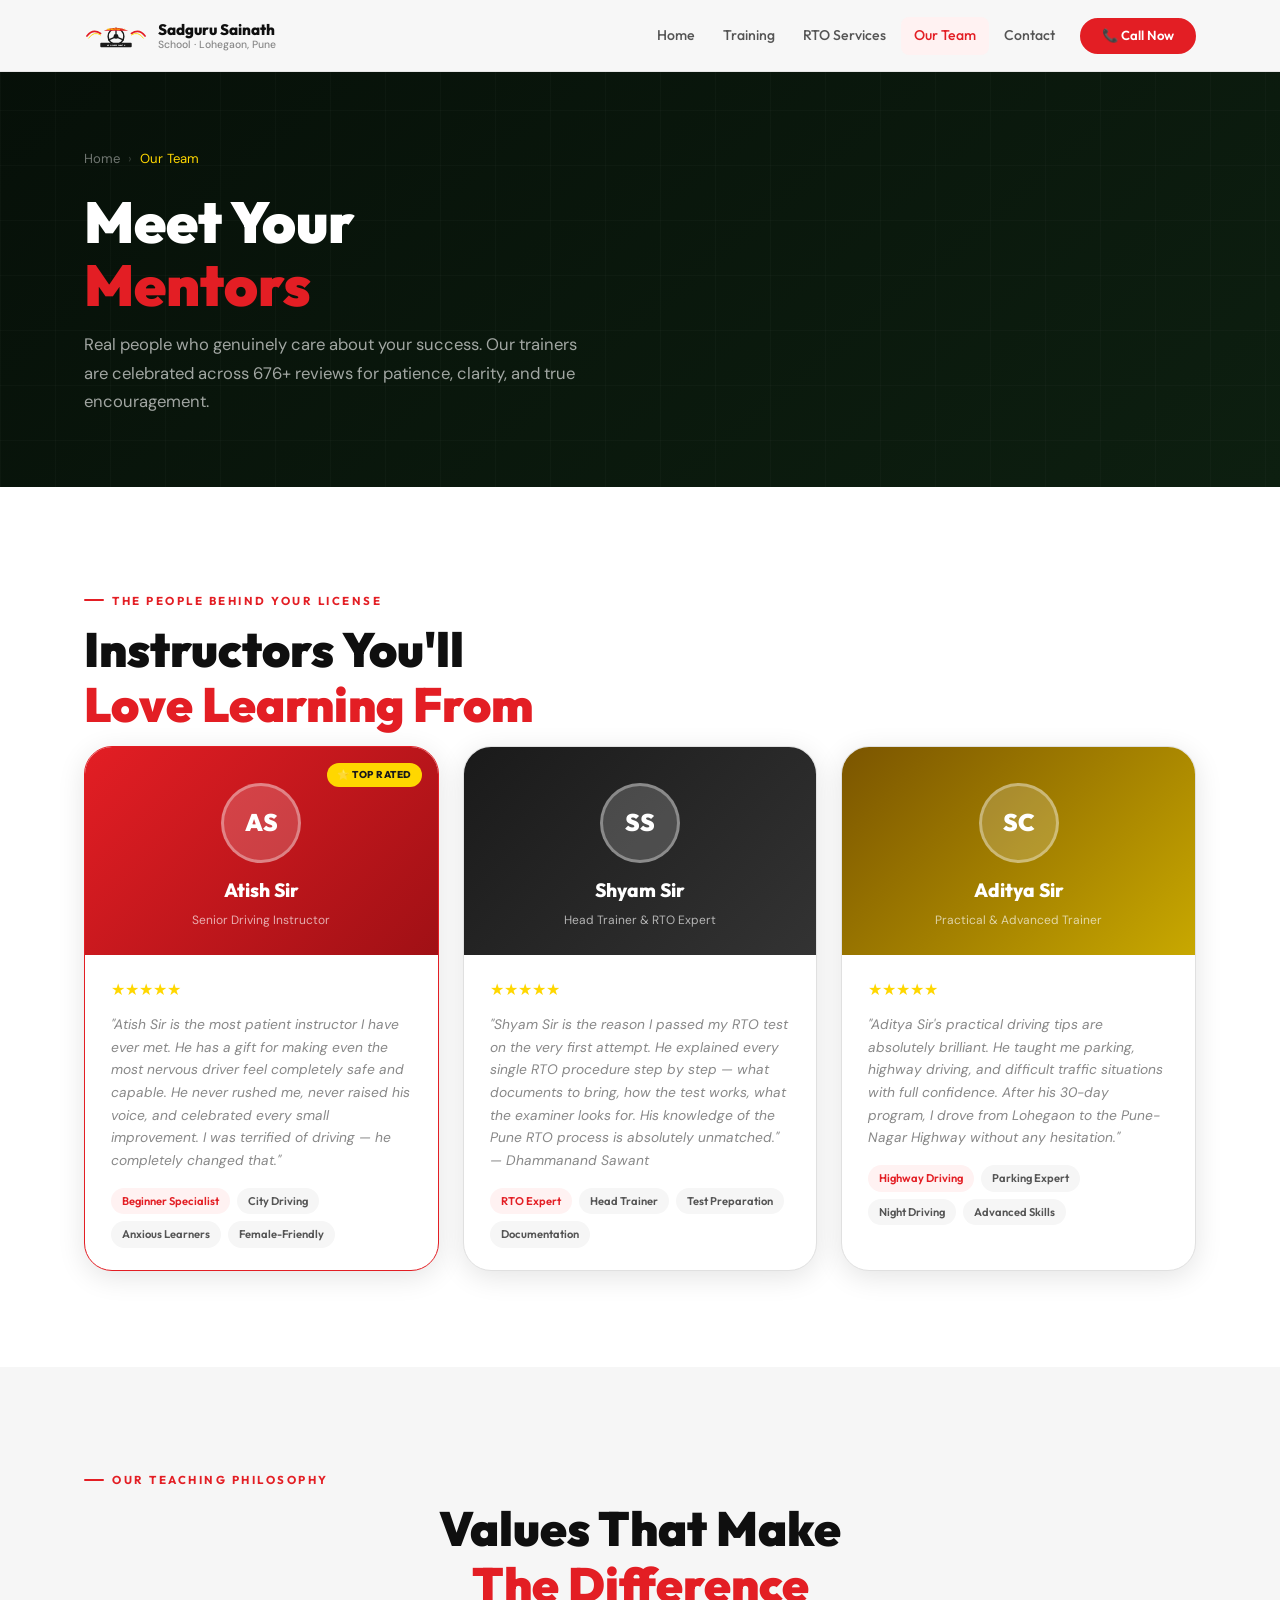
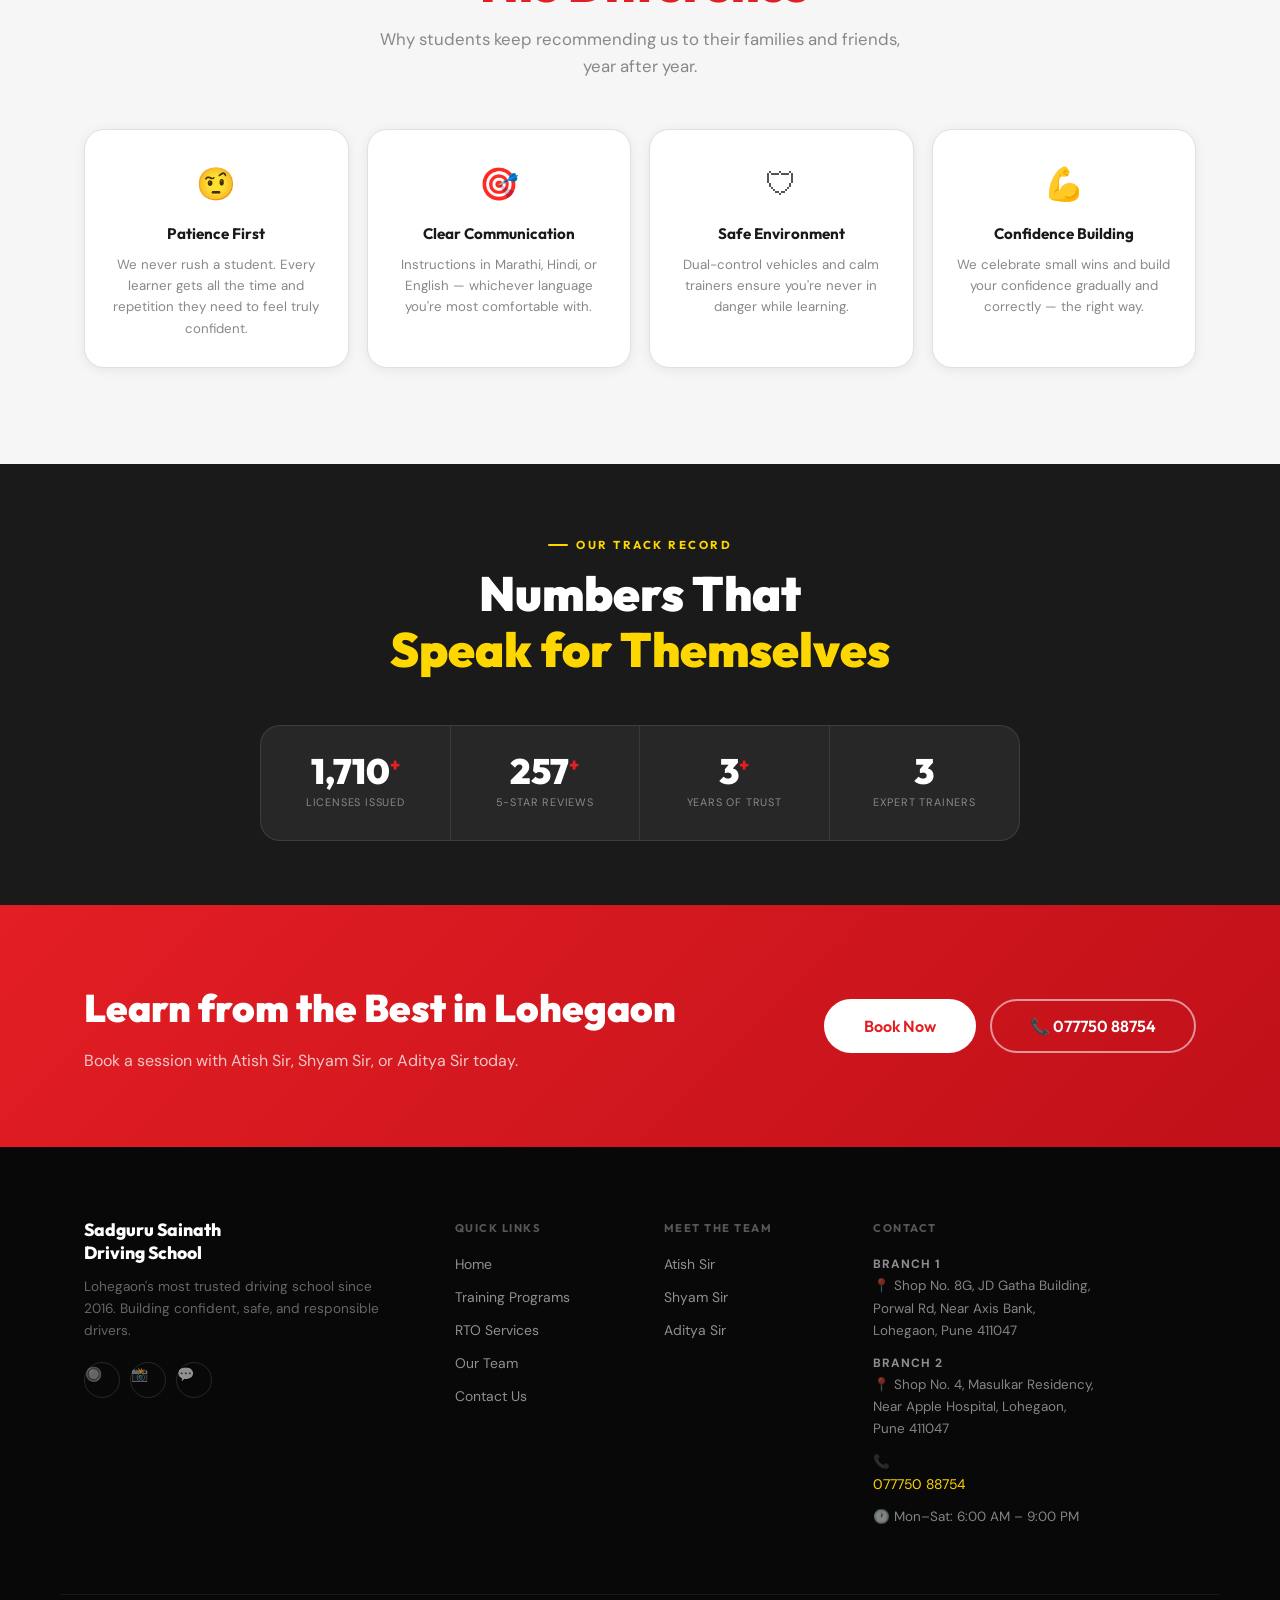
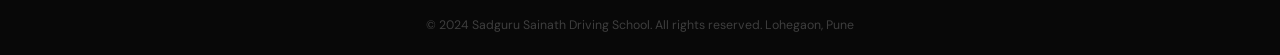
<file: team.html>
<!DOCTYPE html>
<html lang="en">
<head>
  <meta charset="UTF-8" />
  <meta name="viewport" content="width=device-width, initial-scale=1.0" />
  <title>Our Team | Sadguru Sainath Driving School Lohegaon</title>
  <meta name="description" content="Meet Atish Sir, Shyam Sir, and Aditya Sir — expert, patient driving instructors at Sadguru Sainath Driving School, Lohegaon near Apple Hospital, Pune." />
  <link rel="preconnect" href="https://fonts.googleapis.com" />
  <link rel="preconnect" href="https://fonts.gstatic.com" crossorigin />
  <link href="https://fonts.googleapis.com/css2?family=Outfit:wght@400;500;600;700;800;900&family=DM+Sans:wght@400;500;600&display=swap" rel="stylesheet" />
  <link rel="stylesheet" href="style.css" />
</head>
<body>

<!-- HEADER -->
<header class="site-header" id="siteHeader">
  <div class="container header-inner">
    <a href="index.html" class="logo" aria-label="Home">
      <svg class="logo-svg" viewBox="0 0 220 90" xmlns="http://www.w3.org/2000/svg" aria-hidden="true">
        <path d="M10,45 Q30,18 57,36" stroke="#E31E24" stroke-width="5.5" fill="none" stroke-linecap="round"/>
        <path d="M16,52 Q34,26 57,41" stroke="#FFD700" stroke-width="3" fill="none" stroke-linecap="round"/>
        <path d="M210,45 Q190,18 163,36" stroke="#E31E24" stroke-width="5.5" fill="none" stroke-linecap="round"/>
        <path d="M204,52 Q186,26 163,41" stroke="#FFD700" stroke-width="3" fill="none" stroke-linecap="round"/>
        <circle cx="110" cy="46" r="27" fill="none" stroke="#1a1a1a" stroke-width="5"/>
        <circle cx="110" cy="46" r="8.5" fill="#1a1a1a"/>
        <line x1="110" y1="19" x2="110" y2="38" stroke="#1a1a1a" stroke-width="4.5" stroke-linecap="round"/>
        <line x1="85"  y1="58" x2="103" y2="50" stroke="#1a1a1a" stroke-width="4.5" stroke-linecap="round"/>
        <line x1="135" y1="58" x2="117" y2="50" stroke="#1a1a1a" stroke-width="4.5" stroke-linecap="round"/>
        <path d="M68,27 Q110,5 152,27" fill="#E31E24"/>
        <text x="110" y="23" text-anchor="middle" font-family="Outfit,sans-serif" font-size="7.5" fill="#FFD700" font-weight="800">LEARN TO FLY...!</text>
        <rect x="56" y="68" width="108" height="15" rx="3" fill="#1a1a1a"/>
        <text x="110" y="79" text-anchor="middle" font-family="Outfit,sans-serif" font-size="5.8" fill="#FFFFFF" font-weight="700" letter-spacing="0.5">NEW SHREE SAINATH</text>
      </svg>
      <div class="logo-text">
        <span class="logo-name">Sadguru Sainath</span>
        <span class="logo-sub">School &middot; Lohegaon, Pune</span>
      </div>
    </a>
    <nav class="main-nav" id="mainNav" aria-label="Main navigation">
      <a href="index.html"    class="nav-link">Home</a>
      <a href="training.html" class="nav-link">Training</a>
      <a href="rto.html"      class="nav-link">RTO Services</a>
      <a href="team.html"     class="nav-link active">Our Team</a>
      <a href="contact.html"  class="nav-link">Contact</a>
      <a href="tel:07775088754" class="btn btn-red btn-sm nav-cta">&#128222; Call Now</a>
    </nav>
    <button class="hamburger" id="hamburgerBtn" aria-label="Toggle navigation menu" aria-expanded="false">
      <span></span><span></span><span></span>
    </button>
  </div>
</header>

<!-- PAGE HERO -->
<section class="page-hero page-hero-green">
  <div class="page-hero-grid"></div>
  <div class="container page-hero-content">
    <nav class="breadcrumb" aria-label="Breadcrumb">
      <a href="index.html">Home</a>
      <span class="sep" aria-hidden="true">&#8250;</span>
      <span class="crumb-active">Our Team</span>
    </nav>
    <h1>Meet Your<br><span>Mentors</span></h1>
    <p class="page-hero-desc">Real people who genuinely care about your success. Our trainers are celebrated across 676+ reviews for patience, clarity, and true encouragement.</p>
  </div>
</section>

<!-- TEAM -->
<section class="section">
  <div class="container">
    <div class="section-label">The People Behind Your License</div>
    <h2 class="section-heading">Instructors You'll<br><em>Love Learning From</em></h2>
    <div class="trainers-grid">

      <div class="trainer-card featured reveal">
        <div class="trainer-ribbon">&#11088; Top Rated</div>
        <div class="trainer-top trainer-top-a">
          <div class="trainer-avatar">AS</div>
          <div class="trainer-name">Atish Sir</div>
          <div class="trainer-role">Senior Driving Instructor</div>
        </div>
        <div class="trainer-body">
          <div class="trainer-stars">&#9733;&#9733;&#9733;&#9733;&#9733;</div>
          <p class="trainer-quote">"Atish Sir is the most patient instructor I have ever met. He has a gift for making even the most nervous driver feel completely safe and capable. He never rushed me, never raised his voice, and celebrated every small improvement. I was terrified of driving — he completely changed that."</p>
          <div class="trainer-tags">
            <span class="tag tag-red">Beginner Specialist</span>
            <span class="tag">City Driving</span>
            <span class="tag">Anxious Learners</span>
            <span class="tag">Female-Friendly</span>
          </div>
        </div>
      </div>

      <div class="trainer-card reveal">
        <div class="trainer-top trainer-top-b">
          <div class="trainer-avatar">SS</div>
          <div class="trainer-name">Shyam Sir</div>
          <div class="trainer-role">Head Trainer &amp; RTO Expert</div>
        </div>
        <div class="trainer-body">
          <div class="trainer-stars">&#9733;&#9733;&#9733;&#9733;&#9733;</div>
          <p class="trainer-quote">"Shyam Sir is the reason I passed my RTO test on the very first attempt. He explained every single RTO procedure step by step &mdash; what documents to bring, how the test works, what the examiner looks for. His knowledge of the Pune RTO process is absolutely unmatched."<br>&mdash; Dhammanand Sawant</p>
          <div class="trainer-tags">
            <span class="tag tag-red">RTO Expert</span>
            <span class="tag">Head Trainer</span>
            <span class="tag">Test Preparation</span>
            <span class="tag">Documentation</span>
          </div>
        </div>
      </div>

      <div class="trainer-card reveal">
        <div class="trainer-top trainer-top-c">
          <div class="trainer-avatar">SC</div>
          <div class="trainer-name">Aditya Sir</div>
          <div class="trainer-role">Practical &amp; Advanced Trainer</div>
        </div>
        <div class="trainer-body">
          <div class="trainer-stars">&#9733;&#9733;&#9733;&#9733;&#9733;</div>
          <p class="trainer-quote">"Aditya Sir's practical driving tips are absolutely brilliant. He taught me parking, highway driving, and difficult traffic situations with full confidence. After his 30-day program, I drove from Lohegaon to the Pune-Nagar Highway without any hesitation."</p>
          <div class="trainer-tags">
            <span class="tag tag-red">Highway Driving</span>
            <span class="tag">Parking Expert</span>
            <span class="tag">Night Driving</span>
            <span class="tag">Advanced Skills</span>
          </div>
        </div>
      </div>

    </div>
  </div>
</section>

<!-- VALUES -->
<section class="section section--gray">
  <div class="container">
    <div class="section-label">Our Teaching Philosophy</div>
    <h2 class="section-heading" style="text-align:center;">Values That Make<br><em>The Difference</em></h2>
    <p class="section-sub" style="text-align:center;margin:0 auto 48px;">Why students keep recommending us to their families and friends, year after year.</p>
    <div class="values-grid">
      <div class="value-card reveal">
        <div class="value-icon">&#129320;</div>
        <h3>Patience First</h3>
        <p>We never rush a student. Every learner gets all the time and repetition they need to feel truly confident.</p>
      </div>
      <div class="value-card reveal">
        <div class="value-icon">&#127919;</div>
        <h3>Clear Communication</h3>
        <p>Instructions in Marathi, Hindi, or English &mdash; whichever language you're most comfortable with.</p>
      </div>
      <div class="value-card reveal">
        <div class="value-icon">&#128737;</div>
        <h3>Safe Environment</h3>
        <p>Dual-control vehicles and calm trainers ensure you're never in danger while learning.</p>
      </div>
      <div class="value-card reveal">
        <div class="value-icon">&#128170;</div>
        <h3>Confidence Building</h3>
        <p>We celebrate small wins and build your confidence gradually and correctly &mdash; the right way.</p>
      </div>
    </div>
  </div>
</section>

<!-- STATS BAR -->
<section class="section section--dark" style="padding:64px 0;">
  <div class="container" style="text-align:center;">
    <div class="section-label">Our Track Record</div>
    <h2 class="section-heading" style="margin-bottom:48px;">Numbers That<br><em>Speak for Themselves</em></h2>
    <div class="stats-bar">
      <div class="stats-bar-block">
        <div class="stat-num"><span data-count="4500">0</span><sup>+</sup></div>
        <div class="stat-lbl">Licenses Issued</div>
      </div>
      <div class="stats-bar-block">
        <div class="stat-num"><span data-count="676">0</span><sup>+</sup></div>
        <div class="stat-lbl">5-Star Reviews</div>
      </div>
      <div class="stats-bar-block">
        <div class="stat-num"><span data-count="9">0</span><sup>+</sup></div>
        <div class="stat-lbl">Years of Trust</div>
      </div>
      <div class="stats-bar-block">
        <div class="stat-num">3</div>
        <div class="stat-lbl">Expert Trainers</div>
      </div>
    </div>
  </div>
</section>

<!-- CTA -->
<section class="cta-strip">
  <div class="container cta-strip-inner">
    <div>
      <h2>Learn from the Best in Lohegaon</h2>
      <p>Book a session with Atish Sir, Shyam Sir, or Aditya Sir today.</p>
    </div>
    <div class="cta-btns">
      <a href="contact.html"    class="btn btn-white btn-lg">Book Now</a>
      <a href="tel:07775088754" class="btn btn-outline-white btn-lg">&#128222; 077750 88754</a>
    </div>
  </div>
</section>

<!-- FOOTER -->
<footer class="site-footer">
  <div class="container footer-grid">
    <div class="footer-brand footer-col">
      <div class="footer-brand-name">Sadguru Sainath<br>Driving School</div>
      <p>Lohegaon's most trusted driving school since 2016. Building confident, safe, and responsible drivers.</p>
      <div class="footer-socials">
        <a href="#" aria-label="Facebook">&#128280;</a>
        <a href="#" aria-label="Instagram">&#128248;</a>
        <a href="https://wa.me/917775088754" aria-label="WhatsApp" target="_blank" rel="noopener noreferrer">&#128172;</a>
      </div>
    </div>
    <div class="footer-col">
      <h4>Quick Links</h4>
      <a href="index.html">Home</a>
      <a href="training.html">Training Programs</a>
      <a href="rto.html">RTO Services</a>
      <a href="team.html">Our Team</a>
      <a href="contact.html">Contact Us</a>
    </div>
    <div class="footer-col">
      <h4>Meet the Team</h4>
      <a href="team.html">Atish Sir</a>
      <a href="team.html">Shyam Sir</a>
      <a href="team.html">Aditya Sir</a>
    </div>
    <div class="footer-col footer-contact">
      <h4>Contact</h4>
      <p><strong style="color:rgba(255,255,255,0.55);font-size:0.75rem;letter-spacing:1px;text-transform:uppercase;">Branch 1</strong><br>&#128205; Shop No. 8G, JD Gatha Building,<br>Porwal Rd, Near Axis Bank,<br>Lohegaon, Pune 411047</p>
      <p><strong style="color:rgba(255,255,255,0.55);font-size:0.75rem;letter-spacing:1px;text-transform:uppercase;">Branch 2</strong><br>&#128205; Shop No. 4, Masulkar Residency,<br>Near Apple Hospital, Lohegaon,<br>Pune 411047</p>
      <p>&#128222; <a href="tel:07775088754">077750 88754</a></p>
      <p>&#128336; Mon&ndash;Sat: 6:00 AM &ndash; 9:00 PM</p>
    </div>
  </div>
  <div class="footer-bottom">
    <div class="container">
      <p>&copy; 2024 Sadguru Sainath Driving School. All rights reserved. Lohegaon, Pune</p>
    </div>
  </div>
</footer>

<a href="tel:07775088754" class="sticky-call" aria-label="Call us now">&#128222; Call Now &nbsp;&mdash;&nbsp; 077750 88754</a>
<script src="script.js"></script>
</body>
</html>
</file>
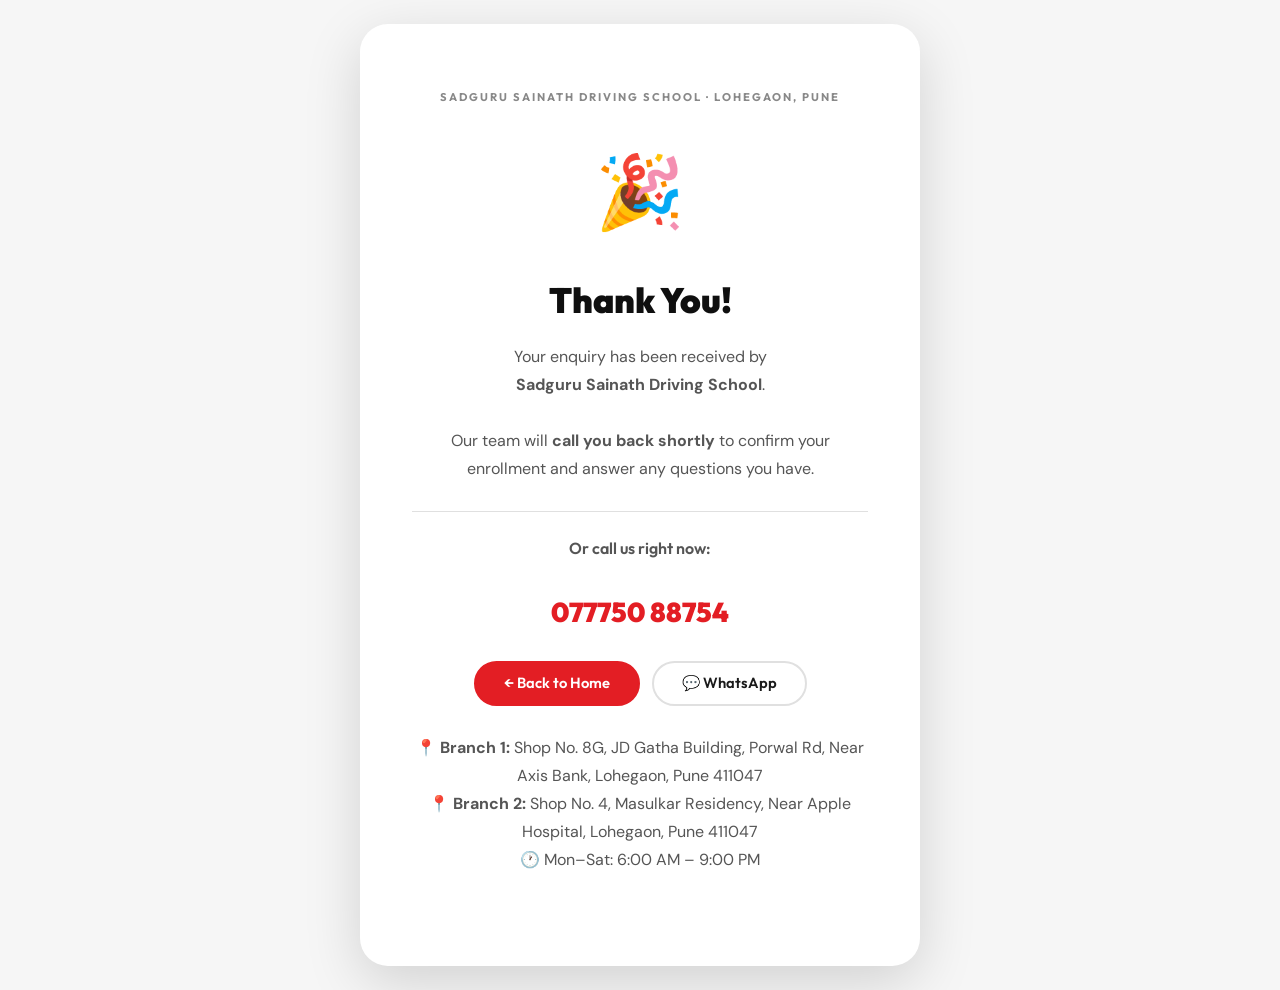
<file: thank-you.html>
<!DOCTYPE html>
<html lang="en">
<head>
  <meta charset="UTF-8" />
  <meta name="viewport" content="width=device-width, initial-scale=1.0" />
  <title>Thank You | Sadguru Sainath Driving School</title>
  <meta name="robots" content="noindex, nofollow" />
  <link rel="preconnect" href="https://fonts.googleapis.com" />
  <link rel="preconnect" href="https://fonts.gstatic.com" crossorigin />
  <link href="https://fonts.googleapis.com/css2?family=Outfit:wght@400;600;700;800;900&family=DM+Sans:wght@400;500&display=swap" rel="stylesheet" />
  <link rel="stylesheet" href="style.css" />
</head>
<body>

<div class="ty-page">
  <div class="ty-card">

    <div class="ty-logo-line">Sadguru Sainath Driving School &middot; Lohegaon, Pune</div>

    <div class="ty-icon">&#127881;</div>

    <h1>Thank You!</h1>

    <p>
      Your enquiry has been received by<br>
      <strong>Sadguru Sainath Driving School</strong>.<br><br>
      Our team will <strong>call you back shortly</strong> to confirm your enrollment and answer any questions you have.
    </p>

    <hr class="ty-divider" />

    <p class="ty-call-label">Or call us right now:</p>
    <a href="tel:07775088754" class="ty-number">077750 88754</a>

    <div class="ty-btns">
      <a href="index.html" class="btn btn-red btn-md">&#8592; Back to Home</a>
      <a href="https://wa.me/917775088754?text=Hi%2C%20I%20just%20submitted%20an%20enquiry%20on%20your%20website."
         target="_blank" rel="noopener noreferrer"
         class="btn btn-outline-dark btn-md">&#128172; WhatsApp</a>
    </div>

    <p class="ty-address">
      &#128205; <strong>Branch 1:</strong> Shop No. 8G, JD Gatha Building, Porwal Rd, Near Axis Bank, Lohegaon, Pune 411047<br>
      &#128205; <strong>Branch 2:</strong> Shop No. 4, Masulkar Residency, Near Apple Hospital, Lohegaon, Pune 411047<br>
      &#128336; Mon&ndash;Sat: 6:00 AM &ndash; 9:00 PM
    </p>

  </div>
</div>

</body>
</html>
</file>
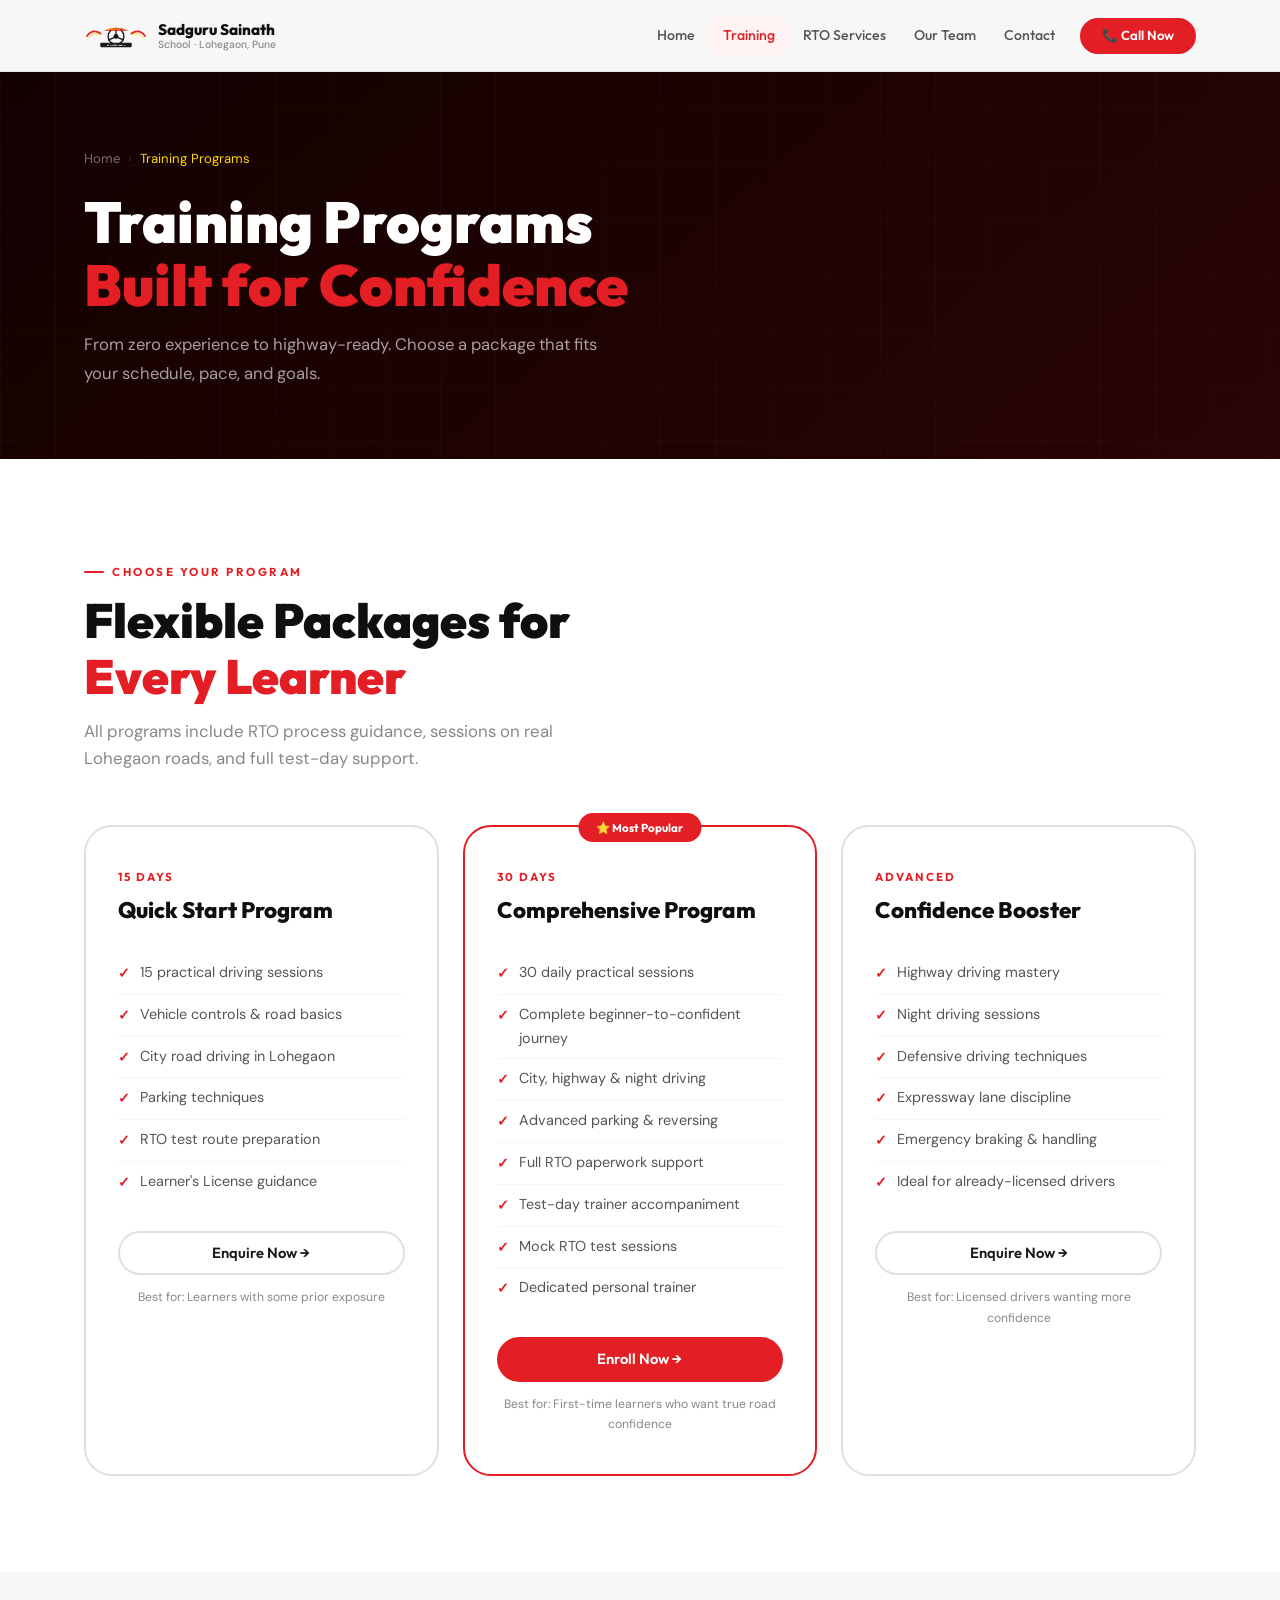
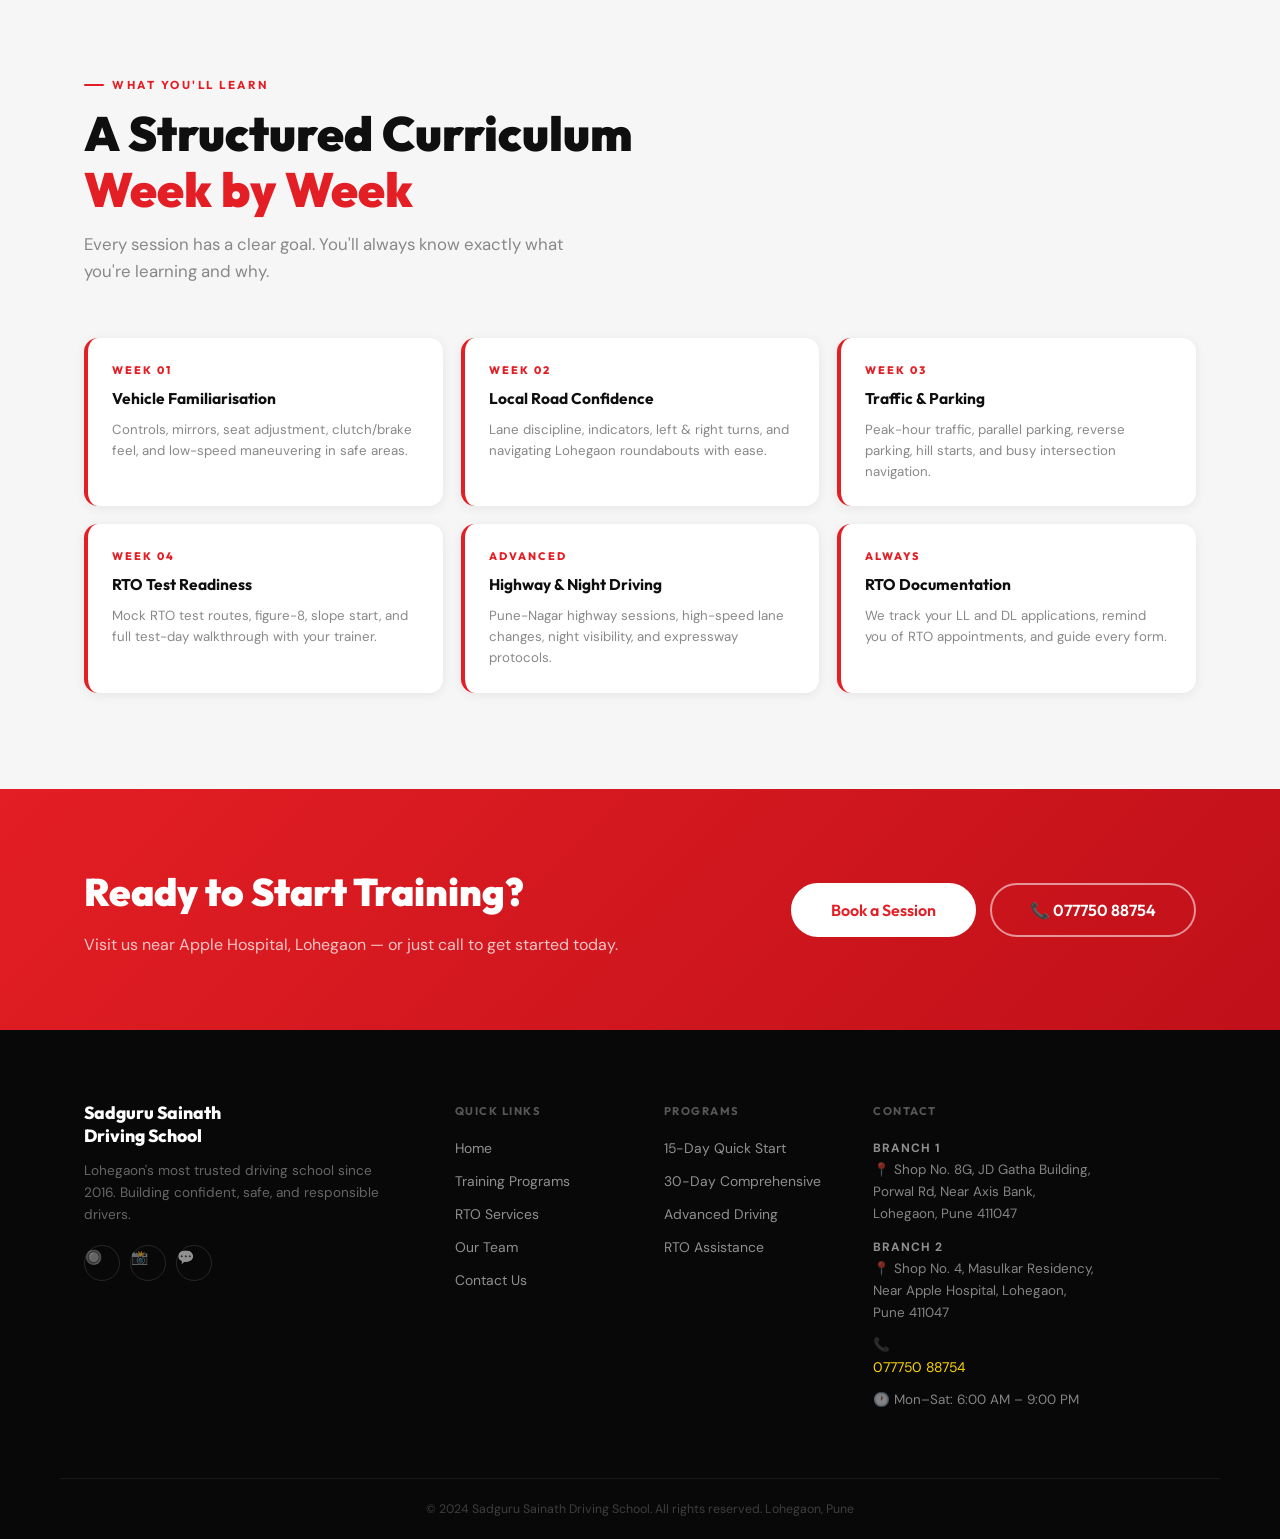
<file: training.html>
<!DOCTYPE html>
<html lang="en">
<head>
  <meta charset="UTF-8" />
  <meta name="viewport" content="width=device-width, initial-scale=1.0" />
  <title>Training Programs | Sadguru Sainath Driving School Lohegaon</title>
  <meta name="description" content="15-day and 30-day driving training programs in Lohegaon Pune. Beginner, advanced, highway and night driving courses. Near Apple Hospital. Call 077750 88754." />
  <link rel="preconnect" href="https://fonts.googleapis.com" />
  <link rel="preconnect" href="https://fonts.gstatic.com" crossorigin />
  <link href="https://fonts.googleapis.com/css2?family=Outfit:wght@400;500;600;700;800;900&family=DM+Sans:wght@400;500;600&display=swap" rel="stylesheet" />
  <link rel="stylesheet" href="style.css" />
</head>
<body>

<!-- HEADER -->
<header class="site-header" id="siteHeader">
  <div class="container header-inner">
    <a href="index.html" class="logo" aria-label="Home">
      <svg class="logo-svg" viewBox="0 0 220 90" xmlns="http://www.w3.org/2000/svg" aria-hidden="true">
        <path d="M10,45 Q30,18 57,36" stroke="#E31E24" stroke-width="5.5" fill="none" stroke-linecap="round"/>
        <path d="M16,52 Q34,26 57,41" stroke="#FFD700" stroke-width="3" fill="none" stroke-linecap="round"/>
        <path d="M210,45 Q190,18 163,36" stroke="#E31E24" stroke-width="5.5" fill="none" stroke-linecap="round"/>
        <path d="M204,52 Q186,26 163,41" stroke="#FFD700" stroke-width="3" fill="none" stroke-linecap="round"/>
        <circle cx="110" cy="46" r="27" fill="none" stroke="#1a1a1a" stroke-width="5"/>
        <circle cx="110" cy="46" r="8.5" fill="#1a1a1a"/>
        <line x1="110" y1="19" x2="110" y2="38" stroke="#1a1a1a" stroke-width="4.5" stroke-linecap="round"/>
        <line x1="85"  y1="58" x2="103" y2="50" stroke="#1a1a1a" stroke-width="4.5" stroke-linecap="round"/>
        <line x1="135" y1="58" x2="117" y2="50" stroke="#1a1a1a" stroke-width="4.5" stroke-linecap="round"/>
        <path d="M68,27 Q110,5 152,27" fill="#E31E24"/>
        <text x="110" y="23" text-anchor="middle" font-family="Outfit,sans-serif" font-size="7.5" fill="#FFD700" font-weight="800">LEARN TO FLY...!</text>
        <rect x="56" y="68" width="108" height="15" rx="3" fill="#1a1a1a"/>
        <text x="110" y="79" text-anchor="middle" font-family="Outfit,sans-serif" font-size="5.8" fill="#FFFFFF" font-weight="700" letter-spacing="0.5">NEW SHREE SAINATH</text>
      </svg>
      <div class="logo-text">
        <span class="logo-name">Sadguru Sainath</span>
        <span class="logo-sub">School &middot; Lohegaon, Pune</span>
      </div>
    </a>
    <nav class="main-nav" id="mainNav" aria-label="Main navigation">
      <a href="index.html"    class="nav-link">Home</a>
      <a href="training.html" class="nav-link active">Training</a>
      <a href="rto.html"      class="nav-link">RTO Services</a>
      <a href="team.html"     class="nav-link">Our Team</a>
      <a href="contact.html"  class="nav-link">Contact</a>
      <a href="tel:07775088754" class="btn btn-red btn-sm nav-cta">&#128222; Call Now</a>
    </nav>
    <button class="hamburger" id="hamburgerBtn" aria-label="Toggle navigation menu" aria-expanded="false">
      <span></span><span></span><span></span>
    </button>
  </div>
</header>

<!-- PAGE HERO -->
<section class="page-hero page-hero-red">
  <div class="page-hero-grid"></div>
  <div class="container page-hero-content">
    <nav class="breadcrumb" aria-label="Breadcrumb">
      <a href="index.html">Home</a>
      <span class="sep" aria-hidden="true">&#8250;</span>
      <span class="crumb-active">Training Programs</span>
    </nav>
    <h1>Training Programs<br><span>Built for Confidence</span></h1>
    <p class="page-hero-desc">From zero experience to highway-ready. Choose a package that fits your schedule, pace, and goals.</p>
  </div>
</section>

<!-- PROGRAMS -->
<section class="section">
  <div class="container">
    <div class="section-label">Choose Your Program</div>
    <h2 class="section-heading">Flexible Packages for<br><em>Every Learner</em></h2>
    <p class="section-sub">All programs include RTO process guidance, sessions on real Lohegaon roads, and full test-day support.</p>
    <div class="pricing-grid">

      <div class="price-card reveal">
        <div class="price-duration">15 Days</div>
        <div class="price-title">Quick Start Program</div>
        <ul class="price-features">
          <li><span class="check">&#10003;</span> 15 practical driving sessions</li>
          <li><span class="check">&#10003;</span> Vehicle controls &amp; road basics</li>
          <li><span class="check">&#10003;</span> City road driving in Lohegaon</li>
          <li><span class="check">&#10003;</span> Parking techniques</li>
          <li><span class="check">&#10003;</span> RTO test route preparation</li>
          <li><span class="check">&#10003;</span> Learner's License guidance</li>
        </ul>
        <a href="contact.html" class="btn btn-outline-dark btn-md" style="width:100%;justify-content:center;">Enquire Now &#8594;</a>
        <p class="price-note">Best for: Learners with some prior exposure</p>
      </div>

      <div class="price-card featured-card reveal">
        <div class="price-badge">&#11088; Most Popular</div>
        <div class="price-duration">30 Days</div>
        <div class="price-title">Comprehensive Program</div>
        <ul class="price-features">
          <li><span class="check">&#10003;</span> 30 daily practical sessions</li>
          <li><span class="check">&#10003;</span> Complete beginner-to-confident journey</li>
          <li><span class="check">&#10003;</span> City, highway &amp; night driving</li>
          <li><span class="check">&#10003;</span> Advanced parking &amp; reversing</li>
          <li><span class="check">&#10003;</span> Full RTO paperwork support</li>
          <li><span class="check">&#10003;</span> Test-day trainer accompaniment</li>
          <li><span class="check">&#10003;</span> Mock RTO test sessions</li>
          <li><span class="check">&#10003;</span> Dedicated personal trainer</li>
        </ul>
        <a href="contact.html" class="btn btn-red btn-md" style="width:100%;justify-content:center;">Enroll Now &#8594;</a>
        <p class="price-note">Best for: First-time learners who want true road confidence</p>
      </div>

      <div class="price-card reveal">
        <div class="price-duration">Advanced</div>
        <div class="price-title">Confidence Booster</div>
        <ul class="price-features">
          <li><span class="check">&#10003;</span> Highway driving mastery</li>
          <li><span class="check">&#10003;</span> Night driving sessions</li>
          <li><span class="check">&#10003;</span> Defensive driving techniques</li>
          <li><span class="check">&#10003;</span> Expressway lane discipline</li>
          <li><span class="check">&#10003;</span> Emergency braking &amp; handling</li>
          <li><span class="check">&#10003;</span> Ideal for already-licensed drivers</li>
        </ul>
        <a href="contact.html" class="btn btn-outline-dark btn-md" style="width:100%;justify-content:center;">Enquire Now &#8594;</a>
        <p class="price-note">Best for: Licensed drivers wanting more confidence</p>
      </div>

    </div>
  </div>
</section>

<!-- CURRICULUM -->
<section class="section section--gray">
  <div class="container">
    <div class="section-label">What You'll Learn</div>
    <h2 class="section-heading">A Structured Curriculum<br><em>Week by Week</em></h2>
    <p class="section-sub">Every session has a clear goal. You'll always know exactly what you're learning and why.</p>
    <div class="modules-grid">
      <div class="module-card reveal">
        <div class="module-week">Week 01</div>
        <h3>Vehicle Familiarisation</h3>
        <p>Controls, mirrors, seat adjustment, clutch/brake feel, and low-speed maneuvering in safe areas.</p>
      </div>
      <div class="module-card reveal">
        <div class="module-week">Week 02</div>
        <h3>Local Road Confidence</h3>
        <p>Lane discipline, indicators, left &amp; right turns, and navigating Lohegaon roundabouts with ease.</p>
      </div>
      <div class="module-card reveal">
        <div class="module-week">Week 03</div>
        <h3>Traffic &amp; Parking</h3>
        <p>Peak-hour traffic, parallel parking, reverse parking, hill starts, and busy intersection navigation.</p>
      </div>
      <div class="module-card reveal">
        <div class="module-week">Week 04</div>
        <h3>RTO Test Readiness</h3>
        <p>Mock RTO test routes, figure-8, slope start, and full test-day walkthrough with your trainer.</p>
      </div>
      <div class="module-card reveal">
        <div class="module-week">Advanced</div>
        <h3>Highway &amp; Night Driving</h3>
        <p>Pune-Nagar highway sessions, high-speed lane changes, night visibility, and expressway protocols.</p>
      </div>
      <div class="module-card reveal">
        <div class="module-week">Always</div>
        <h3>RTO Documentation</h3>
        <p>We track your LL and DL applications, remind you of RTO appointments, and guide every form.</p>
      </div>
    </div>
  </div>
</section>

<!-- CTA -->
<section class="cta-strip">
  <div class="container cta-strip-inner">
    <div>
      <h2>Ready to Start Training?</h2>
      <p>Visit us near Apple Hospital, Lohegaon &mdash; or just call to get started today.</p>
    </div>
    <div class="cta-btns">
      <a href="contact.html"    class="btn btn-white btn-lg">Book a Session</a>
      <a href="tel:07775088754" class="btn btn-outline-white btn-lg">&#128222; 077750 88754</a>
    </div>
  </div>
</section>

<!-- FOOTER -->
<footer class="site-footer">
  <div class="container footer-grid">
    <div class="footer-brand footer-col">
      <div class="footer-brand-name">Sadguru Sainath<br>Driving School</div>
      <p>Lohegaon's most trusted driving school since 2016. Building confident, safe, and responsible drivers.</p>
      <div class="footer-socials">
        <a href="#" aria-label="Facebook">&#128280;</a>
        <a href="#" aria-label="Instagram">&#128248;</a>
        <a href="https://wa.me/917775088754" aria-label="WhatsApp" target="_blank" rel="noopener noreferrer">&#128172;</a>
      </div>
    </div>
    <div class="footer-col">
      <h4>Quick Links</h4>
      <a href="index.html">Home</a>
      <a href="training.html">Training Programs</a>
      <a href="rto.html">RTO Services</a>
      <a href="team.html">Our Team</a>
      <a href="contact.html">Contact Us</a>
    </div>
    <div class="footer-col">
      <h4>Programs</h4>
      <a href="training.html">15-Day Quick Start</a>
      <a href="training.html">30-Day Comprehensive</a>
      <a href="training.html">Advanced Driving</a>
      <a href="rto.html">RTO Assistance</a>
    </div>
    <div class="footer-col footer-contact">
      <h4>Contact</h4>
      <p><strong style="color:rgba(255,255,255,0.55);font-size:0.75rem;letter-spacing:1px;text-transform:uppercase;">Branch 1</strong><br>&#128205; Shop No. 8G, JD Gatha Building,<br>Porwal Rd, Near Axis Bank,<br>Lohegaon, Pune 411047</p>
      <p><strong style="color:rgba(255,255,255,0.55);font-size:0.75rem;letter-spacing:1px;text-transform:uppercase;">Branch 2</strong><br>&#128205; Shop No. 4, Masulkar Residency,<br>Near Apple Hospital, Lohegaon,<br>Pune 411047</p>
      <p>&#128222; <a href="tel:07775088754">077750 88754</a></p>
      <p>&#128336; Mon&ndash;Sat: 6:00 AM &ndash; 9:00 PM</p>
    </div>
  </div>
  <div class="footer-bottom">
    <div class="container">
      <p>&copy; 2024 Sadguru Sainath Driving School. All rights reserved. Lohegaon, Pune</p>
    </div>
  </div>
</footer>

<a href="tel:07775088754" class="sticky-call" aria-label="Call us now">&#128222; Call Now &nbsp;&mdash;&nbsp; 077750 88754</a>
<script src="script.js"></script>
</body>
</html>
</file>
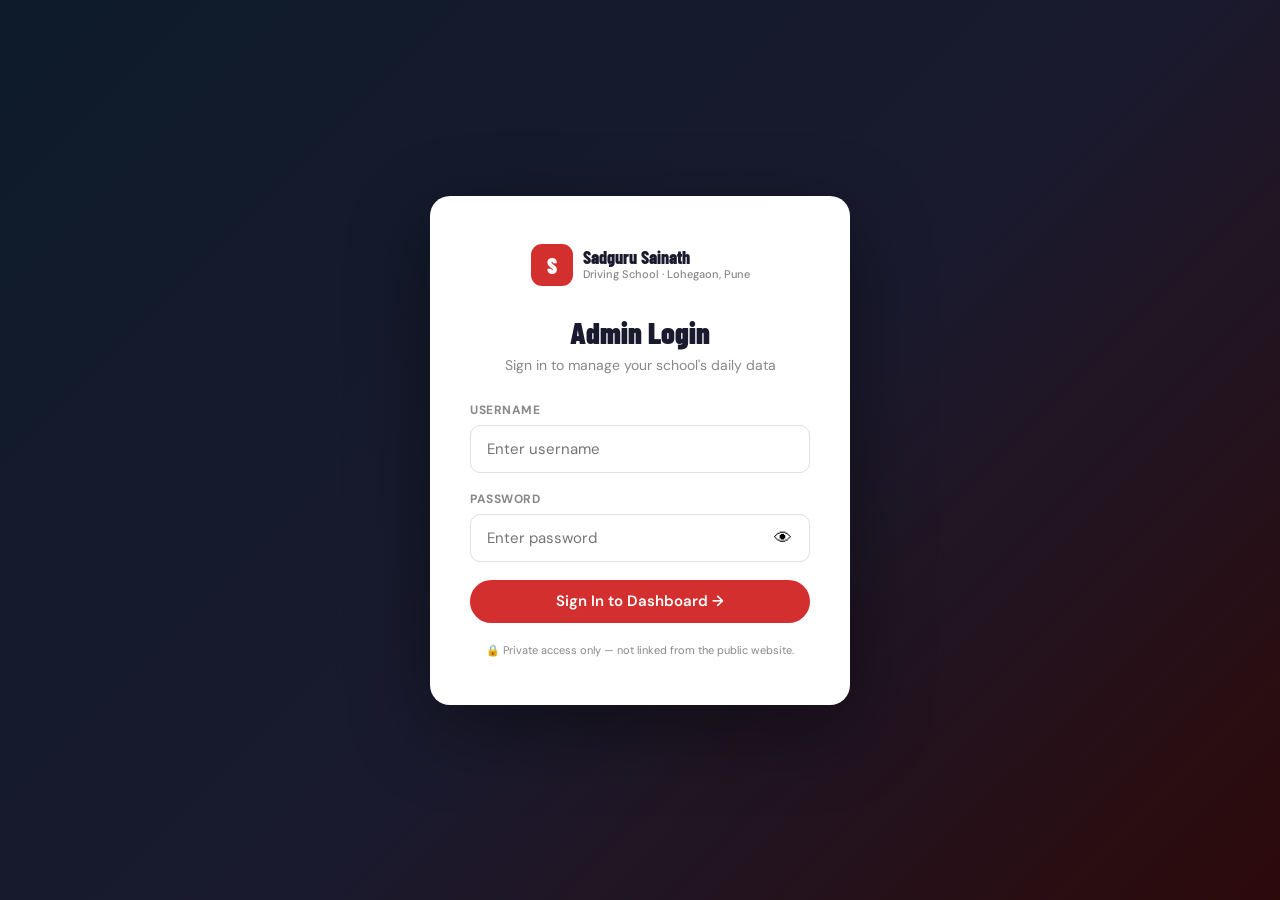
<file: admin/dashboard.html>
<!DOCTYPE html>
<html lang="en">
<head>
  <meta charset="UTF-8" />
  <meta name="viewport" content="width=device-width, initial-scale=1.0" />
  <title>Dashboard — Sadguru Sainath Admin</title>
  <link rel="preconnect" href="https://fonts.googleapis.com" />
  <link href="https://fonts.googleapis.com/css2?family=Barlow+Condensed:wght@700;800;900&family=DM+Sans:wght@400;500;600;700&display=swap" rel="stylesheet" />
  <link rel="stylesheet" href="admin.css" />
</head>
<body class="dashboard-body">

<!-- ════════════════════════════════════════════════
     SIDEBAR
════════════════════════════════════════════════ -->
<aside class="sidebar" id="sidebar">
  <div class="sidebar-header">
    <div class="logo">
      <div class="logo-icon">S</div>
      <div class="logo-text">
        <span class="logo-name">Sadguru Sainath</span>
        <span class="logo-sub">Admin Panel</span>
      </div>
    </div>
    <button class="sidebar-close" id="sidebarClose">✕</button>
  </div>

  <nav class="sidebar-nav">
    <span class="nav-section-label">Main</span>
    <button class="nav-item active" data-section="overview">
      <span class="nav-icon">📊</span> Overview
    </button>
    <button class="nav-item" data-section="students">
      <span class="nav-icon">🎓</span> Students
    </button>
    <button class="nav-item" data-section="attendance">
      <span class="nav-icon">📅</span> Attendance
    </button>
    <button class="nav-item" data-section="payments">
      <span class="nav-icon">💰</span> Payments
    </button>
    <button class="nav-item" data-section="enquiries">
      <span class="nav-icon">📞</span> Enquiries
    </button>

    <span class="nav-section-label">Operations</span>
    <button class="nav-item" data-section="services">
      <span class="nav-icon">📋</span> RTO Services
    </button>
    <button class="nav-item" data-section="fleet">
      <span class="nav-icon">🚗</span> Fleet / Cars
    </button>
    <button class="nav-item" data-section="instructors">
      <span class="nav-icon">👨‍🏫</span> Instructors
    </button>
  </nav>

  <div class="sidebar-footer">
    <a href="../index.html" target="_blank" class="sidebar-link">🌐 View Public Website</a>
    <button class="btn-logout" id="logoutBtn">🚪 Logout</button>
  </div>
</aside>

<!-- ════════════════════════════════════════════════
     MAIN
════════════════════════════════════════════════ -->
<div class="dash-main">

  <!-- Top Bar -->
  <header class="dash-topbar">
    <button class="sidebar-toggle" id="sidebarToggle">☰</button>
    <div class="topbar-right">
      <span class="topbar-date" id="dashDate"></span>
      <span class="topbar-user">Sadguru Sainath DS</span>
    </div>
  </header>

  <div id="globalAlert" class="global-alert alert alert-error" style="display:none;"></div>

  <!-- ══ OVERVIEW ══ -->
  <section class="dash-section active" id="section-overview">
    <div class="section-title-bar">
      <h2>📊 Today's Overview</h2>
      <span class="section-sub" id="overviewDate"></span>
    </div>

    <div class="stats-grid">
      <div class="stat-card">
        <div class="stat-icon">🎓</div>
        <div class="stat-num" id="statTotalStudents">—</div>
        <div class="stat-label">Active Students</div>
      </div>
      <div class="stat-card stat-green">
        <div class="stat-icon">💰</div>
        <div class="stat-num" id="statMonthRevenue">—</div>
        <div class="stat-label">Revenue This Month</div>
      </div>
      <div class="stat-card stat-blue">
        <div class="stat-icon">📞</div>
        <div class="stat-num" id="statOpenEnquiries">—</div>
        <div class="stat-label">Open Enquiries</div>
      </div>
      <div class="stat-card stat-orange">
        <div class="stat-icon">⚠️</div>
        <div class="stat-num" id="statPendingPayments">—</div>
        <div class="stat-label">Total Dues</div>
      </div>
    </div>

    <div class="overview-grid">
      <div class="dash-card">
        <h3>⚡ Quick Actions</h3>
        <div class="quick-actions">
          <button class="quick-btn" data-goto="students">➕ Add New Student</button>
          <button class="quick-btn" data-goto="attendance">✅ Mark Today's Attendance</button>
          <button class="quick-btn" data-goto="payments">💵 Record Fee Payment</button>
          <button class="quick-btn" data-goto="enquiries">📞 Log New Enquiry</button>
          <button class="quick-btn" data-goto="services">📋 New RTO Service Request</button>
          <button class="quick-btn" data-goto="fleet">🚗 Car Log Entry</button>
        </div>
      </div>
      <div class="dash-card">
        <h3>📌 Recent Activity</h3>
        <div id="recentActivity" class="recent-list">
          <div class="recent-empty">No activity yet.<br/>Start by adding a student or logging a payment.</div>
        </div>
      </div>
    </div>
  </section>

  <!-- ══ STUDENTS ══ -->
  <section class="dash-section" id="section-students">
    <div class="section-title-bar">
      <h2>🎓 Student Management</h2>
      <button class="btn btn-primary btn-sm" id="openStudentForm">➕ Add New Student</button>
    </div>

    <div class="form-card" id="studentFormCard" style="display:none;">
      <h3>New Student Enrollment</h3>
      <form id="studentForm" class="admin-form">
        <div class="form-row">
          <div class="form-group">
            <label>Full Name *</label>
            <input type="text" name="studentName" placeholder="e.g. Priya Sharma" required />
          </div>
          <div class="form-group">
            <label>Phone Number *</label>
            <input type="tel" name="phone" placeholder="e.g. 9876543210" required />
          </div>
        </div>
        <div class="form-row">
          <div class="form-group">
            <label>Course Type *</label>
            <select name="course" required>
              <option value="">Select Course</option>
              <option>15-Day Program</option>
              <option>30-Day Comprehensive</option>
              <option>Advanced / Highway Driving</option>
              <option>Learner's License Only</option>
              <option>License Renewal Assistance</option>
              <option>Refresher Lessons</option>
              <option>Three Wheeler License</option>
              <option>Two Wheeler Only</option>
              <option>Four Wheeler Only</option>
              <option>Transport (TR) License</option>
            </select>
          </div>
          <div class="form-group">
            <label>Assigned Instructor *</label>
            <select name="instructor" required>
              <option value="">Select Instructor</option>
              <option>Aditya Sir</option>
              <option>Atish Sir</option>
              <option>Shyam Sir</option>
            </select>
          </div>
        </div>
        <div class="form-row">
          <div class="form-group">
            <label>Start Date *</label>
            <input type="date" name="startDate" required />
          </div>
          <div class="form-group">
            <label>Total Fee (₹) *</label>
            <input type="number" name="totalFee" placeholder="e.g. 5000" required />
          </div>
        </div>
        <div class="form-row">
          <div class="form-group">
            <label>Fee Paid Today (₹)</label>
            <input type="number" name="feePaid" placeholder="e.g. 2500" />
          </div>
          <div class="form-group">
            <label>Area / Address</label>
            <input type="text" name="address" placeholder="e.g. Lohegaon, Vishrantwadi" />
          </div>
        </div>
        <div class="form-group">
          <label>Notes (Optional)</label>
          <textarea name="notes" placeholder="Any special notes about this student..."></textarea>
        </div>
        <div class="form-actions">
          <button type="submit" class="btn btn-primary">Save to Google Sheets ✓</button>
          <button type="button" class="btn-cancel" id="cancelStudentForm">Cancel</button>
        </div>
        <div class="form-status" id="studentFormStatus"></div>
      </form>
    </div>

    <div class="dash-card">
      <div class="table-toolbar">
        <input type="text" class="table-search" placeholder="🔍 Search students..." id="studentSearch" />
        <a id="studentsSheetLink" href="#" target="_blank" class="btn btn-outline btn-sm">📊 Open Google Sheets</a>
      </div>
      <div class="table-wrap">
        <table class="data-table">
          <thead>
            <tr>
              <th>Name</th><th>Phone</th><th>Course</th><th>Instructor</th>
              <th>Start Date</th><th>Total Fee</th><th>Paid</th><th>Due</th>
            </tr>
          </thead>
          <tbody id="studentsBody">
            <tr><td colspan="8" class="table-empty">Loading students...</td></tr>
          </tbody>
        </table>
      </div>
    </div>
  </section>

  <!-- ══ ATTENDANCE ══ -->
  <section class="dash-section" id="section-attendance">
    <div class="section-title-bar">
      <h2>📅 Daily Attendance</h2>
      <button class="btn btn-primary btn-sm" id="openAttendanceForm">➕ Mark Attendance</button>
    </div>

    <div class="form-card" id="attendanceFormCard" style="display:none;">
      <h3>Mark Attendance</h3>
      <form id="attendanceForm" class="admin-form">
        <div class="form-row">
          <div class="form-group">
            <label>Date *</label>
            <input type="date" name="date" required />
          </div>
          <div class="form-group">
            <label>Student Name *</label>
            <input type="text" name="studentName" placeholder="Type student name" required />
          </div>
        </div>
        <div class="form-row">
          <div class="form-group">
            <label>Instructor *</label>
            <select name="instructor" required>
              <option value="">Select</option>
              <option>Aditya Sir</option>
              <option>Atish Sir</option>
              <option>Shyam Sir</option>
            </select>
          </div>
          <div class="form-group">
            <label>Status *</label>
            <select name="status" required>
              <option value="">Select</option>
              <option value="Present">✅ Present</option>
              <option value="Absent">❌ Absent</option>
              <option value="Leave">🟡 Leave (Informed)</option>
            </select>
          </div>
        </div>
        <div class="form-row">
          <div class="form-group">
            <label>Training Day #</label>
            <input type="number" name="trainingDay" placeholder="e.g. 5" min="1" />
          </div>
          <div class="form-group">
            <label>Car Used</label>
            <select name="car">
              <option value="">Select Car</option>
              <option>Car 1</option>
              <option>Car 2</option>
            </select>
          </div>
        </div>
        <div class="form-group">
          <label>Session Notes</label>
          <textarea name="notes" placeholder="e.g. Practiced parking, good progress."></textarea>
        </div>
        <div class="form-actions">
          <button type="submit" class="btn btn-primary">Save Attendance ✓</button>
          <button type="button" class="btn-cancel" id="cancelAttendanceForm">Cancel</button>
        </div>
        <div class="form-status" id="attendanceFormStatus"></div>
      </form>
    </div>

    <div class="dash-card">
      <div class="table-toolbar">
        <input type="date" id="attendanceDateFilter" class="table-search" style="max-width:170px;" />
        <a id="attendanceSheetLink" href="#" target="_blank" class="btn btn-outline btn-sm">📊 Open Google Sheets</a>
      </div>
      <div class="table-wrap">
        <table class="data-table">
          <thead>
            <tr>
              <th>Date</th><th>Student</th><th>Instructor</th><th>Status</th>
              <th>Day #</th><th>Car</th><th>Notes</th>
            </tr>
          </thead>
          <tbody id="attendanceBody">
            <tr><td colspan="7" class="table-empty">Loading attendance...</td></tr>
          </tbody>
        </table>
      </div>
    </div>
  </section>

  <!-- ══ PAYMENTS ══ -->
  <section class="dash-section" id="section-payments">
    <div class="section-title-bar">
      <h2>💰 Fee & Payment Tracker</h2>
      <button class="btn btn-primary btn-sm" id="openPaymentForm">➕ Record Payment</button>
    </div>

    <div class="form-card" id="paymentFormCard" style="display:none;">
      <h3>Record a Fee Payment</h3>
      <form id="paymentForm" class="admin-form">
        <div class="form-row">
          <div class="form-group">
            <label>Date *</label>
            <input type="date" name="date" required />
          </div>
          <div class="form-group">
            <label>Student Name *</label>
            <input type="text" name="studentName" placeholder="Type student name" required />
          </div>
        </div>
        <div class="form-row">
          <div class="form-group">
            <label>Amount Paid (₹) *</label>
            <input type="number" name="amount" placeholder="e.g. 2500" required />
          </div>
          <div class="form-group">
            <label>Payment Mode *</label>
            <select name="paymentMode" required>
              <option value="">Select</option>
              <option value="Cash">💵 Cash</option>
              <option value="UPI / GPay">📱 UPI / GPay</option>
              <option value="Bank Transfer">🏦 Bank Transfer</option>
              <option value="Cheque">🧾 Cheque</option>
            </select>
          </div>
        </div>
        <div class="form-row">
          <div class="form-group">
            <label>Payment Type</label>
            <select name="paymentType">
              <option>Course Fee</option>
              <option>License Fee</option>
              <option>RTO Service Fee</option>
              <option>Partial Payment</option>
              <option>Full Payment</option>
            </select>
          </div>
          <div class="form-group">
            <label>Receipt / Reference No.</label>
            <input type="text" name="receipt" placeholder="Optional" />
          </div>
        </div>
        <div class="form-group">
          <label>Notes</label>
          <textarea name="notes" placeholder="Any notes about this payment..."></textarea>
        </div>
        <div class="form-actions">
          <button type="submit" class="btn btn-primary">Save Payment ✓</button>
          <button type="button" class="btn-cancel" id="cancelPaymentForm">Cancel</button>
        </div>
        <div class="form-status" id="paymentFormStatus"></div>
      </form>
    </div>

    <div class="pay-stats-row">
      <div class="stat-card stat-green">
        <div class="stat-icon">💵</div>
        <div class="stat-num" id="payStatToday">—</div>
        <div class="stat-label">Collected Today</div>
      </div>
      <div class="stat-card stat-green">
        <div class="stat-icon">📅</div>
        <div class="stat-num" id="payStatMonth">—</div>
        <div class="stat-label">This Month</div>
      </div>
      <div class="stat-card stat-orange">
        <div class="stat-icon">⚠️</div>
        <div class="stat-num" id="payStatDue">—</div>
        <div class="stat-label">Total Dues</div>
      </div>
    </div>

    <div class="dash-card">
      <div class="table-toolbar">
        <input type="text" class="table-search" placeholder="🔍 Search payments..." id="paymentSearch" />
        <a id="paymentsSheetLink" href="#" target="_blank" class="btn btn-outline btn-sm">📊 Open Google Sheets</a>
      </div>
      <div class="table-wrap">
        <table class="data-table">
          <thead>
            <tr><th>Date</th><th>Student</th><th>Amount</th><th>Mode</th><th>Type</th><th>Receipt</th><th>Notes</th></tr>
          </thead>
          <tbody id="paymentsBody">
            <tr><td colspan="7" class="table-empty">Loading payments...</td></tr>
          </tbody>
        </table>
      </div>
    </div>
  </section>

  <!-- ══ ENQUIRIES ══ -->
  <section class="dash-section" id="section-enquiries">
    <div class="section-title-bar">
      <h2>📞 Enquiry / Lead Tracker</h2>
      <button class="btn btn-primary btn-sm" id="openEnquiryForm">➕ Log Enquiry</button>
    </div>

    <div class="form-card" id="enquiryFormCard" style="display:none;">
      <h3>Log a New Enquiry</h3>
      <form id="enquiryForm" class="admin-form">
        <div class="form-row">
          <div class="form-group">
            <label>Date *</label>
            <input type="date" name="date" required />
          </div>
          <div class="form-group">
            <label>Name *</label>
            <input type="text" name="name" placeholder="Caller's name" required />
          </div>
        </div>
        <div class="form-row">
          <div class="form-group">
            <label>Phone Number *</label>
            <input type="tel" name="phone" placeholder="e.g. 9876543210" required />
          </div>
          <div class="form-group">
            <label>Enquiry Source *</label>
            <select name="source" required>
              <option value="">Select</option>
              <option>Google Search</option>
              <option>Google Maps</option>
              <option>WhatsApp</option>
              <option>Referral / Friend</option>
              <option>Walk-in</option>
              <option>Website</option>
              <option>Phone Call</option>
              <option>Other</option>
            </select>
          </div>
        </div>
        <div class="form-row">
          <div class="form-group">
            <label>Interested In</label>
            <select name="course">
              <option value="">Not Sure Yet</option>
              <option>15-Day Program</option>
              <option>30-Day Comprehensive</option>
              <option>Learner's License Only</option>
              <option>Advanced / Highway Driving</option>
              <option>License Renewal</option>
              <option>RTO Services</option>
              <option>Insurance</option>
            </select>
          </div>
          <div class="form-group">
            <label>Follow-up Status *</label>
            <select name="status" required>
              <option value="New Lead">🆕 New Lead</option>
              <option value="Contacted">📞 Contacted</option>
              <option value="Follow-up Required">🔁 Follow-up Required</option>
              <option value="Enrolled">✅ Enrolled</option>
              <option value="Not Interested">❌ Not Interested</option>
            </select>
          </div>
        </div>
        <div class="form-group">
          <label>Notes / What They Asked</label>
          <textarea name="notes" placeholder="e.g. Asked about fees and morning batch timings..."></textarea>
        </div>
        <div class="form-actions">
          <button type="submit" class="btn btn-primary">Save Enquiry ✓</button>
          <button type="button" class="btn-cancel" id="cancelEnquiryForm">Cancel</button>
        </div>
        <div class="form-status" id="enquiryFormStatus"></div>
      </form>
    </div>

    <div class="dash-card">
      <div class="table-toolbar">
        <select id="enquiryStatusFilter" class="table-search" style="max-width:190px;">
          <option value="">All Statuses</option>
          <option>New Lead</option>
          <option>Contacted</option>
          <option>Follow-up Required</option>
          <option>Enrolled</option>
          <option>Not Interested</option>
        </select>
        <a id="enquiriesSheetLink" href="#" target="_blank" class="btn btn-outline btn-sm">📊 Open Google Sheets</a>
      </div>
      <div class="table-wrap">
        <table class="data-table">
          <thead>
            <tr><th>Date</th><th>Name</th><th>Phone</th><th>Source</th><th>Interest</th><th>Status</th><th>Notes</th></tr>
          </thead>
          <tbody id="enquiriesBody">
            <tr><td colspan="7" class="table-empty">Loading enquiries...</td></tr>
          </tbody>
        </table>
      </div>
    </div>
  </section>

  <!-- ══ RTO SERVICES ══ -->
  <section class="dash-section" id="section-services">
    <div class="section-title-bar">
      <h2>📋 RTO Services Tracker</h2>
      <button class="btn btn-primary btn-sm" id="openServiceForm">➕ New Service Request</button>
    </div>

    <!-- Service Stats -->
    <div class="services-stats">
      <div class="stat-card">
        <div class="stat-icon">📋</div>
        <div class="stat-num" id="svcStatTotal">—</div>
        <div class="stat-label">Total Requests</div>
      </div>
      <div class="stat-card stat-orange">
        <div class="stat-icon">⏳</div>
        <div class="stat-num" id="svcStatPending">—</div>
        <div class="stat-label">In Progress</div>
      </div>
      <div class="stat-card stat-green">
        <div class="stat-icon">✅</div>
        <div class="stat-num" id="svcStatDone">—</div>
        <div class="stat-label">Completed</div>
      </div>
      <div class="stat-card stat-blue">
        <div class="stat-icon">💰</div>
        <div class="stat-num" id="svcStatRevenue">—</div>
        <div class="stat-label">Services Revenue</div>
      </div>
    </div>

    <!-- Service Request Form -->
    <div class="form-card" id="serviceFormCard" style="display:none;">
      <h3>New RTO Service Request</h3>
      <form id="serviceForm" class="admin-form">
        <div class="form-row">
          <div class="form-group">
            <label>Date *</label>
            <input type="date" name="date" required />
          </div>
          <div class="form-group">
            <label>Customer Name *</label>
            <input type="text" name="customerName" placeholder="Full name" required />
          </div>
        </div>
        <div class="form-row">
          <div class="form-group">
            <label>Phone Number *</label>
            <input type="tel" name="phone" placeholder="10-digit number" required />
          </div>
          <div class="form-group">
            <label>Service Type *</label>
            <select name="serviceType" required>
              <option value="">Select service</option>
              <optgroup label="── License Corrections ──">
                <option>DL Address Change</option>
                <option>DL Name Change</option>
                <option>DL Date of Birth Change</option>
              </optgroup>
              <optgroup label="── License Issuance ──">
                <option>License Renewal</option>
                <option>Duplicate License</option>
                <option>Two Wheeler Only License</option>
                <option>Four Wheeler Only License</option>
                <option>Three Wheeler License</option>
                <option>Transport (TR) License</option>
                <option>Trans License</option>
              </optgroup>
              <optgroup label="── Vehicle Transfer ──">
                <option>Two Wheeler Transfer</option>
                <option>Four Wheeler Transfer</option>
              </optgroup>
              <optgroup label="── Insurance ──">
                <option>Two Wheeler Insurance</option>
                <option>Four Wheeler Insurance</option>
                <option>Insurance Renewal</option>
              </optgroup>
            </select>
          </div>
        </div>
        <div class="form-row">
          <div class="form-group">
            <label>DL / Vehicle Number</label>
            <input type="text" name="dlNumber" placeholder="e.g. MH12 20200012345" />
          </div>
          <div class="form-group">
            <label>Service Fee (₹)</label>
            <input type="number" name="fee" placeholder="e.g. 1500" />
          </div>
        </div>
        <div class="form-row">
          <div class="form-group">
            <label>Payment Received (₹)</label>
            <input type="number" name="paid" placeholder="e.g. 1500" />
          </div>
          <div class="form-group">
            <label>Status</label>
            <select name="status">
              <option value="Docs Pending">📄 Docs Pending</option>
              <option value="In Progress">⏳ In Progress</option>
              <option value="Submitted to RTO">📮 Submitted to RTO</option>
              <option value="Completed">✅ Completed</option>
              <option value="Cancelled">❌ Cancelled</option>
            </select>
          </div>
        </div>
        <div class="form-row">
          <div class="form-group">
            <label>Expected Completion</label>
            <input type="date" name="expectedDate" />
          </div>
          <div class="form-group">
            <label>Handled By</label>
            <select name="handledBy">
              <option>Owner</option>
              <option>Aditya Sir</option>
              <option>Atish Sir</option>
              <option>Shyam Sir</option>
            </select>
          </div>
        </div>
        <div class="form-group">
          <label>Notes / Documents Received</label>
          <textarea name="notes" placeholder="e.g. Received: Aadhar, old DL, form. Appointment booked for 25 Feb."></textarea>
        </div>
        <div class="form-actions">
          <button type="submit" class="btn btn-primary">Save Service Request ✓</button>
          <button type="button" class="btn-cancel" id="cancelServiceForm">Cancel</button>
        </div>
        <div class="form-status" id="serviceFormStatus"></div>
      </form>
    </div>

    <!-- Service Catalogue (visual) -->
    <div class="dash-card">
      <h3>📌 Services We Offer</h3>

      <div class="services-category">
        <div class="services-cat-header">
          <span>📝</span>
          <h3>License Corrections</h3>
          <span class="services-cat-count">3 services</span>
        </div>
        <div class="services-grid">
          <div class="service-tile">
            <span class="service-tile-icon">🏠</span>
            <div>
              <div class="service-tile-name">DL Address Change</div>
              <div class="service-tile-fee">Docs: Aadhar + old DL</div>
            </div>
          </div>
          <div class="service-tile">
            <span class="service-tile-icon">✏️</span>
            <div>
              <div class="service-tile-name">DL Name Change</div>
              <div class="service-tile-fee">Docs: Gazette / Marriage cert</div>
            </div>
          </div>
          <div class="service-tile">
            <span class="service-tile-icon">🎂</span>
            <div>
              <div class="service-tile-name">DL Date of Birth Change</div>
              <div class="service-tile-fee">Docs: Birth cert / School cert</div>
            </div>
          </div>
        </div>
      </div>

      <div class="services-category">
        <div class="services-cat-header">
          <span>🪪</span>
          <h3>License Issuance</h3>
          <span class="services-cat-count">7 services</span>
        </div>
        <div class="services-grid">
          <div class="service-tile">
            <span class="service-tile-icon">🔄</span>
            <div>
              <div class="service-tile-name">License Renewal</div>
              <div class="service-tile-fee">Expired or expiring soon</div>
            </div>
          </div>
          <div class="service-tile">
            <span class="service-tile-icon">📋</span>
            <div>
              <div class="service-tile-name">Duplicate License</div>
              <div class="service-tile-fee">Lost or damaged DL</div>
            </div>
          </div>
          <div class="service-tile">
            <span class="service-tile-icon">🛵</span>
            <div>
              <div class="service-tile-name">Two Wheeler Only</div>
              <div class="service-tile-fee">MCWOG / LMV-MCWG</div>
            </div>
          </div>
          <div class="service-tile">
            <span class="service-tile-icon">🚗</span>
            <div>
              <div class="service-tile-name">Four Wheeler Only</div>
              <div class="service-tile-fee">LMV (NT) license</div>
            </div>
          </div>
          <div class="service-tile">
            <span class="service-tile-icon">🛺</span>
            <div>
              <div class="service-tile-name">Three Wheeler License</div>
              <div class="service-tile-fee">MCWG + 3-wheeler</div>
            </div>
          </div>
          <div class="service-tile">
            <span class="service-tile-icon">🚛</span>
            <div>
              <div class="service-tile-name">Transport (TR) License</div>
              <div class="service-tile-fee">Commercial vehicle</div>
            </div>
          </div>
          <div class="service-tile">
            <span class="service-tile-icon">🚌</span>
            <div>
              <div class="service-tile-name">Trans License</div>
              <div class="service-tile-fee">Passenger transport</div>
            </div>
          </div>
        </div>
      </div>

      <div class="services-category">
        <div class="services-cat-header">
          <span>🔀</span>
          <h3>Vehicle Transfer</h3>
          <span class="services-cat-count">2 services</span>
        </div>
        <div class="services-grid">
          <div class="service-tile">
            <span class="service-tile-icon">🛵</span>
            <div>
              <div class="service-tile-name">Two Wheeler Transfer</div>
              <div class="service-tile-fee">RC transfer to new owner</div>
            </div>
          </div>
          <div class="service-tile">
            <span class="service-tile-icon">🚗</span>
            <div>
              <div class="service-tile-name">Four Wheeler Transfer</div>
              <div class="service-tile-fee">RC transfer to new owner</div>
            </div>
          </div>
        </div>
      </div>

      <div class="services-category">
        <div class="services-cat-header">
          <span>🛡️</span>
          <h3>Insurance</h3>
          <span class="services-cat-count">3 services</span>
        </div>
        <div class="services-grid">
          <div class="service-tile">
            <span class="service-tile-icon">🛵</span>
            <div>
              <div class="service-tile-name">Two Wheeler Insurance</div>
              <div class="service-tile-fee">New policy / comprehensive</div>
            </div>
          </div>
          <div class="service-tile">
            <span class="service-tile-icon">🚗</span>
            <div>
              <div class="service-tile-name">Four Wheeler Insurance</div>
              <div class="service-tile-fee">New policy / comprehensive</div>
            </div>
          </div>
          <div class="service-tile">
            <span class="service-tile-icon">🔄</span>
            <div>
              <div class="service-tile-name">Insurance Renewal</div>
              <div class="service-tile-fee">Bike &amp; car renewal</div>
            </div>
          </div>
        </div>
      </div>
    </div>

    <!-- Services records table -->
    <div class="dash-card">
      <div class="table-toolbar">
        <select id="serviceTypeFilter" class="table-search" style="max-width:220px;">
          <option value="">All Service Types</option>
          <optgroup label="License Corrections">
            <option>DL Address Change</option>
            <option>DL Name Change</option>
            <option>DL Date of Birth Change</option>
          </optgroup>
          <optgroup label="License Issuance">
            <option>License Renewal</option>
            <option>Duplicate License</option>
            <option>Two Wheeler Only License</option>
            <option>Four Wheeler Only License</option>
            <option>Three Wheeler License</option>
            <option>Transport (TR) License</option>
            <option>Trans License</option>
          </optgroup>
          <optgroup label="Vehicle Transfer">
            <option>Two Wheeler Transfer</option>
            <option>Four Wheeler Transfer</option>
          </optgroup>
          <optgroup label="Insurance">
            <option>Two Wheeler Insurance</option>
            <option>Four Wheeler Insurance</option>
            <option>Insurance Renewal</option>
          </optgroup>
        </select>
        <select id="serviceStatusFilter" class="table-search" style="max-width:180px;">
          <option value="">All Statuses</option>
          <option>Docs Pending</option>
          <option>In Progress</option>
          <option>Submitted to RTO</option>
          <option>Completed</option>
          <option>Cancelled</option>
        </select>
        <a id="servicesSheetLink" href="#" target="_blank" class="btn btn-outline btn-sm">📊 Open Google Sheets</a>
      </div>
      <div class="table-wrap">
        <table class="data-table">
          <thead>
            <tr>
              <th>Date</th><th>Customer</th><th>Phone</th><th>Service</th>
              <th>DL / Vehicle No.</th><th>Fee</th><th>Paid</th><th>Status</th><th>Due Date</th>
            </tr>
          </thead>
          <tbody id="servicesBody">
            <tr><td colspan="9" class="table-empty">Loading service requests...</td></tr>
          </tbody>
        </table>
      </div>
    </div>
  </section>

  <!-- ══ FLEET ══ -->
  <section class="dash-section" id="section-fleet">
    <div class="section-title-bar">
      <h2>🚗 Fleet & Car Log</h2>
      <button class="btn btn-primary btn-sm" id="openFleetForm">➕ Add Car Log</button>
    </div>

    <div class="form-card" id="fleetFormCard" style="display:none;">
      <h3>Daily Car Log Entry</h3>
      <form id="fleetForm" class="admin-form">
        <div class="form-row">
          <div class="form-group">
            <label>Date *</label>
            <input type="date" name="date" required />
          </div>
          <div class="form-group">
            <label>Car *</label>
            <select name="car" required>
              <option value="">Select Car</option>
              <option>Car 1</option>
              <option>Car 2</option>
            </select>
          </div>
        </div>
        <div class="form-row">
          <div class="form-group">
            <label>Instructor *</label>
            <select name="instructor" required>
              <option value="">Select</option>
              <option>Aditya Sir</option>
              <option>Atish Sir</option>
              <option>Shyam Sir</option>
            </select>
          </div>
          <div class="form-group">
            <label>Hours Driven</label>
            <input type="number" name="hours" placeholder="e.g. 4" step="0.5" />
          </div>
        </div>
        <div class="form-row">
          <div class="form-group">
            <label>Fuel Added (L)</label>
            <input type="number" name="fuel" placeholder="e.g. 5" step="0.5" />
          </div>
          <div class="form-group">
            <label>Fuel Cost (₹)</label>
            <input type="number" name="fuelCost" placeholder="e.g. 500" />
          </div>
        </div>
        <div class="form-row">
          <div class="form-group">
            <label>Issue / Repair?</label>
            <select name="issue">
              <option value="No Issues">✅ No Issues</option>
              <option value="Minor Issue">⚠️ Minor Issue</option>
              <option value="Needs Service">🔧 Needs Service</option>
              <option value="Sent for Repair">🔴 Sent for Repair</option>
            </select>
          </div>
          <div class="form-group">
            <label>Odometer (km)</label>
            <input type="number" name="odometer" placeholder="e.g. 45230" />
          </div>
        </div>
        <div class="form-group">
          <label>Notes</label>
          <textarea name="notes" placeholder="Any notes about the car today..."></textarea>
        </div>
        <div class="form-actions">
          <button type="submit" class="btn btn-primary">Save Car Log ✓</button>
          <button type="button" class="btn-cancel" id="cancelFleetForm">Cancel</button>
        </div>
        <div class="form-status" id="fleetFormStatus"></div>
      </form>
    </div>

    <div class="dash-card">
      <div class="table-toolbar">
        <select id="carFilter" class="table-search" style="max-width:170px;">
          <option value="">All Cars</option>
          <option>Car 1</option>
          <option>Car 2</option>
        </select>
        <a id="fleetSheetLink" href="#" target="_blank" class="btn btn-outline btn-sm">📊 Open Google Sheets</a>
      </div>
      <div class="table-wrap">
        <table class="data-table">
          <thead>
            <tr><th>Date</th><th>Car</th><th>Instructor</th><th>Hours</th><th>Fuel (L)</th><th>Fuel Cost</th><th>Issue</th><th>Odometer</th></tr>
          </thead>
          <tbody id="fleetBody">
            <tr><td colspan="8" class="table-empty">Loading fleet data...</td></tr>
          </tbody>
        </table>
      </div>
    </div>
  </section>

  <!-- ══ INSTRUCTORS ══ -->
  <section class="dash-section" id="section-instructors">
    <div class="section-title-bar">
      <h2>👨‍🏫 Instructor Activity Log</h2>
      <button class="btn btn-primary btn-sm" id="openInstructorForm">➕ Add Entry</button>
    </div>

    <div class="form-card" id="instructorFormCard" style="display:none;">
      <h3>Log Instructor Activity</h3>
      <form id="instructorForm" class="admin-form">
        <div class="form-row">
          <div class="form-group">
            <label>Date *</label>
            <input type="date" name="date" required />
          </div>
          <div class="form-group">
            <label>Instructor *</label>
            <select name="instructor" required>
              <option value="">Select</option>
              <option>Aditya Sir</option>
              <option>Atish Sir</option>
              <option>Shyam Sir</option>
            </select>
          </div>
        </div>
        <div class="form-row">
          <div class="form-group">
            <label>Students Handled</label>
            <input type="number" name="studentsCount" placeholder="e.g. 4" min="0" />
          </div>
          <div class="form-group">
            <label>Hours Worked</label>
            <input type="number" name="hours" placeholder="e.g. 6" step="0.5" />
          </div>
        </div>
        <div class="form-group">
          <label>Session Summary</label>
          <textarea name="notes" placeholder="e.g. Handled 3 beginner students, 1 refresher session. All completed."></textarea>
        </div>
        <div class="form-actions">
          <button type="submit" class="btn btn-primary">Save Activity ✓</button>
          <button type="button" class="btn-cancel" id="cancelInstructorForm">Cancel</button>
        </div>
        <div class="form-status" id="instructorFormStatus"></div>
      </form>
    </div>

    <div class="dash-card">
      <div class="table-toolbar">
        <select id="instructorFilter" class="table-search" style="max-width:190px;">
          <option value="">All Instructors</option>
          <option>Aditya Sir</option>
          <option>Atish Sir</option>
          <option>Shyam Sir</option>
        </select>
        <a id="instructorsSheetLink" href="#" target="_blank" class="btn btn-outline btn-sm">📊 Open Google Sheets</a>
      </div>
      <div class="table-wrap">
        <table class="data-table">
          <thead>
            <tr><th>Date</th><th>Instructor</th><th>Students</th><th>Hours</th><th>Session Summary</th></tr>
          </thead>
          <tbody id="instructorsBody">
            <tr><td colspan="5" class="table-empty">Loading instructor data...</td></tr>
          </tbody>
        </table>
      </div>
    </div>
  </section>

</div><!-- /dash-main -->

<script src="admin-auth.js"></script>
<script src="admin-dashboard.js"></script>
</body>
</html>
</file>
<file: style.css>
/* ============================================================
   NEW SHREE SAINATH DRIVING SCHOOL — style.css
   Clean build for GitHub Pages deployment
   ============================================================ */

/* --- FONTS loaded per HTML file --- */

/* --- CSS VARIABLES --- */
:root {
  --red:       #E31E24;
  --red-dark:  #C01019;
  --red-soft:  #fff2f2;
  --gold:      #FFD700;
  --gold-dark: #C8A800;
  --black:     #0f0f0f;
  --dark:      #1a1a1a;
  --mid:       #555555;
  --muted:     #888888;
  --border:    #e0e0e0;
  --light:     #f6f6f6;
  --white:     #ffffff;

  --font-head: 'Outfit', sans-serif;
  --font-body: 'DM Sans', sans-serif;

  --radius-sm: 8px;
  --radius-md: 14px;
  --radius-lg: 20px;
  --radius-xl: 28px;

  --shadow-sm: 0 2px 12px rgba(0,0,0,0.07);
  --shadow-md: 0 6px 28px rgba(0,0,0,0.11);
  --shadow-lg: 0 16px 56px rgba(0,0,0,0.15);
  --shadow-red: 0 8px 28px rgba(227,30,36,0.30);

  --ease: cubic-bezier(0.22, 1, 0.36, 1);
}

/* --- RESET --- */
*, *::before, *::after {
  box-sizing: border-box;
  margin: 0;
  padding: 0;
}
html {
  scroll-behavior: smooth;
  font-size: 16px;
  overflow-x: hidden;
  max-width: 100%;
}
body {
  font-family: var(--font-body);
  color: var(--mid);
  background: var(--white);
  line-height: 1.65;
  overflow-x: hidden;
  -webkit-font-smoothing: antialiased;
  max-width: 100vw;
  width: 100%;
}
img { display: block; max-width: 100%; }
a { text-decoration: none; color: inherit; }
button { cursor: pointer; font-family: inherit; border: none; background: none; }
ul { list-style: none; }

/* --- LAYOUT --- */
.container {
  max-width: 1160px;
  margin: 0 auto;
  padding: 0 24px;
}

.section {
  padding: 96px 0;
}
.section--gray { background: var(--light); }
.section--dark { background: var(--dark); }
.section--darkest { background: #080808; }

/* --- SECTION LABELS --- */
.section-label {
  display: inline-flex;
  align-items: center;
  gap: 8px;
  font-family: var(--font-head);
  font-size: 0.72rem;
  font-weight: 700;
  letter-spacing: 2.5px;
  text-transform: uppercase;
  color: var(--red);
  margin-bottom: 12px;
}
.section-label::before {
  content: '';
  display: inline-block;
  width: 20px;
  height: 2px;
  background: var(--red);
  border-radius: 2px;
}
.section--dark .section-label,
.section--darkest .section-label {
  color: var(--gold);
}
.section--dark .section-label::before,
.section--darkest .section-label::before {
  background: var(--gold);
}

.section-heading {
  font-family: var(--font-head);
  font-size: clamp(1.9rem, 3.8vw, 3rem);
  font-weight: 900;
  color: var(--black);
  line-height: 1.15;
  margin-bottom: 14px;
}
.section-heading em {
  color: var(--red);
  font-style: normal;
}
.section--dark .section-heading,
.section--darkest .section-heading {
  color: var(--white);
}
.section--dark .section-heading em,
.section--darkest .section-heading em {
  color: var(--gold);
}

.section-sub {
  font-size: 1.05rem;
  color: var(--muted);
  max-width: 520px;
  margin-bottom: 52px;
}
.section--dark .section-sub,
.section--darkest .section-sub {
  color: rgba(255,255,255,0.50);
}

/* --- BUTTONS --- */
.btn {
  display: inline-flex;
  align-items: center;
  justify-content: center;
  gap: 8px;
  font-family: var(--font-head);
  font-weight: 600;
  border-radius: 50px;
  border: 2px solid transparent;
  transition: all 0.28s var(--ease);
  white-space: nowrap;
  line-height: 1;
  cursor: pointer;
}
.btn-lg  { padding: 17px 38px; font-size: 1rem; }
.btn-md  { padding: 13px 28px; font-size: 0.92rem; }
.btn-sm  { padding: 9px 20px;  font-size: 0.82rem; }

.btn-red {
  background: var(--red);
  color: var(--white);
  border-color: var(--red);
}
.btn-red:hover {
  background: var(--red-dark);
  border-color: var(--red-dark);
  transform: translateY(-2px);
  box-shadow: var(--shadow-red);
}

.btn-outline-white {
  background: transparent;
  color: var(--white);
  border-color: rgba(255,255,255,0.55);
}
.btn-outline-white:hover {
  background: rgba(255,255,255,0.12);
  border-color: var(--white);
}

.btn-outline-dark {
  background: transparent;
  color: var(--dark);
  border-color: var(--border);
}
.btn-outline-dark:hover {
  border-color: var(--red);
  color: var(--red);
}

.btn-white {
  background: var(--white);
  color: var(--red);
  border-color: var(--white);
}
.btn-white:hover {
  background: var(--light);
  box-shadow: var(--shadow-md);
  transform: translateY(-2px);
}

.btn-gold {
  background: var(--gold);
  color: var(--dark);
  border-color: var(--gold);
}
.btn-gold:hover {
  background: var(--gold-dark);
  border-color: var(--gold-dark);
  transform: translateY(-2px);
}

/* ============================================================
   HEADER
   ============================================================ */
.site-header {
  position: fixed;
  top: 0; left: 0; right: 0;
  z-index: 999;
  height: 72px;
  background: rgba(255,255,255,0.97);
  backdrop-filter: blur(14px);
  -webkit-backdrop-filter: blur(14px);
  border-bottom: 1px solid rgba(0,0,0,0.07);
  transition: box-shadow 0.3s ease;
}
.site-header.scrolled {
  box-shadow: var(--shadow-md);
}
.header-inner {
  display: flex;
  align-items: center;
  justify-content: space-between;
  height: 72px;
}

/* LOGO */
.logo {
  display: flex;
  align-items: center;
  gap: 10px;
  flex-shrink: 0;
}
.logo-svg {
  width: 64px;
  flex-shrink: 0;
}
.logo-text {
  display: flex;
  flex-direction: column;
  line-height: 1.2;
}
.logo-name {
  font-family: var(--font-head);
  font-size: 0.95rem;
  font-weight: 800;
  color: var(--black);
}
.logo-sub {
  font-size: 0.65rem;
  color: var(--muted);
  font-weight: 500;
}

/* NAV */
.main-nav {
  display: flex;
  align-items: center;
  gap: 2px;
}
.nav-link {
  font-family: var(--font-head);
  font-size: 0.88rem;
  font-weight: 500;
  color: var(--mid);
  padding: 7px 13px;
  border-radius: var(--radius-sm);
  transition: all 0.22s ease;
}
.nav-link:hover,
.nav-link.active {
  color: var(--red);
  background: var(--red-soft);
}
.nav-cta {
  margin-left: 10px;
}

/* HAMBURGER */
.hamburger {
  display: none;
  flex-direction: column;
  gap: 5px;
  padding: 8px;
  background: none;
  border: none;
  cursor: pointer;
}
.hamburger span {
  display: block;
  width: 22px;
  height: 2px;
  background: var(--dark);
  border-radius: 2px;
  transition: all 0.28s ease;
}
.hamburger.is-open span:nth-child(1) { transform: translateY(7px) rotate(45deg); }
.hamburger.is-open span:nth-child(2) { opacity: 0; width: 0; }
.hamburger.is-open span:nth-child(3) { transform: translateY(-7px) rotate(-45deg); }

/* ============================================================
   HERO
   ============================================================ */
.hero {
  position: relative;
  min-height: 100vh;
  display: flex;
  align-items: center;
  padding-top: 72px;
  overflow: hidden;
  width: 100%;
}
.hero-bg {
  position: absolute;
  inset: 0;
  background:
    radial-gradient(ellipse 80% 60% at 10% 55%, rgba(227,30,36,0.22) 0%, transparent 65%),
    radial-gradient(ellipse 55% 50% at 88% 15%, rgba(255,215,0,0.09) 0%, transparent 55%),
    linear-gradient(155deg, #0d0000 0%, #1e0404 45%, #0d0000 100%);
}
.hero-grid {
  position: absolute;
  inset: 0;
  background-image:
    linear-gradient(rgba(255,255,255,0.022) 1px, transparent 1px),
    linear-gradient(90deg, rgba(255,255,255,0.022) 1px, transparent 1px);
  background-size: 60px 60px;
}
.hero-content {
  position: relative;
  z-index: 2;
  padding: 80px 0;
  max-width: 700px;
  width: 100%;
}
.hero-badge {
  display: inline-flex;
  align-items: center;
  gap: 8px;
  background: rgba(255,215,0,0.12);
  border: 1px solid rgba(255,215,0,0.35);
  color: var(--gold);
  font-family: var(--font-head);
  font-size: 0.8rem;
  font-weight: 600;
  padding: 7px 16px;
  border-radius: 50px;
  margin-bottom: 24px;
  animation: fadeUp 0.6s var(--ease) both;
}
.hero-title {
  font-family: var(--font-head);
  font-size: clamp(2.6rem, 6vw, 4.6rem);
  font-weight: 900;
  color: var(--white);
  line-height: 1.08;
  margin-bottom: 20px;
  animation: fadeUp 0.7s var(--ease) 0.08s both;
}
.hero-title .accent { color: var(--red); }
.hero-desc {
  font-size: clamp(1rem, 1.8vw, 1.12rem);
  color: rgba(255,255,255,0.70);
  max-width: 500px;
  margin-bottom: 38px;
  animation: fadeUp 0.7s var(--ease) 0.16s both;
}
.hero-ctas {
  display: flex;
  gap: 14px;
  flex-wrap: wrap;
  margin-bottom: 60px;
  animation: fadeUp 0.7s var(--ease) 0.24s both;
}
.hero-stats {
  display: flex;
  align-items: stretch;
  background: rgba(255,255,255,0.06);
  border: 1px solid rgba(255,255,255,0.11);
  border-radius: var(--radius-lg);
  overflow: hidden;
  width: fit-content;
  max-width: 100%;
  animation: fadeUp 0.7s var(--ease) 0.32s both;
}
.stat-block {
  display: flex;
  flex-direction: column;
  align-items: center;
  justify-content: center;
  padding: 22px 36px;
  border-right: 1px solid rgba(255,255,255,0.09);
}
.stat-block:last-child { border-right: none; }
.stat-num {
  font-family: var(--font-head);
  font-size: 2.2rem;
  font-weight: 900;
  color: var(--white);
  line-height: 1;
}
.stat-num sup { font-size: 1.1rem; color: var(--red); }
.stat-lbl {
  font-size: 0.68rem;
  color: rgba(255,255,255,0.45);
  text-transform: uppercase;
  letter-spacing: 0.8px;
  margin-top: 5px;
  text-align: center;
}

/* ============================================================
   TRUST BAR
   ============================================================ */
.trust-bar {
  background: var(--dark);
  padding: 14px 0;
  border-top: 1px solid rgba(255,255,255,0.04);
  border-bottom: 1px solid rgba(255,255,255,0.04);
}
.trust-bar-inner {
  display: flex;
  align-items: center;
  justify-content: center;
  flex-wrap: wrap;
  gap: 8px 22px;
}
.trust-item {
  display: flex;
  align-items: center;
  gap: 6px;
  font-family: var(--font-head);
  font-size: 0.82rem;
  font-weight: 500;
  color: rgba(255,255,255,0.72);
}
.trust-item::before {
  content: '✓';
  color: var(--gold);
  font-weight: 700;
}
.trust-sep {
  color: rgba(255,255,255,0.18);
  font-size: 1.1rem;
}

/* ============================================================
   SERVICES CARDS
   ============================================================ */
.services-grid {
  display: grid;
  grid-template-columns: repeat(4, 1fr);
  gap: 20px;
}
.service-card {
  border-radius: var(--radius-lg);
  padding: 36px 28px;
  transition: transform 0.3s var(--ease), box-shadow 0.3s ease;
  position: relative;
}
.service-card:hover {
  transform: translateY(-7px);
  box-shadow: var(--shadow-lg);
}
.service-card .card-icon { font-size: 2.4rem; margin-bottom: 16px; }
.service-card h3 {
  font-family: var(--font-head);
  font-size: 1.12rem;
  font-weight: 800;
  margin-bottom: 10px;
}
.service-card p { font-size: 0.87rem; line-height: 1.65; margin-bottom: 20px; }
.card-link {
  font-family: var(--font-head);
  font-size: 0.84rem;
  font-weight: 700;
  display: inline-flex;
  align-items: center;
  gap: 5px;
  transition: gap 0.22s ease;
}
.card-link:hover { gap: 10px; }

.card-red   { background: var(--red); color: var(--white); }
.card-red   .card-link { color: var(--gold); }
.card-gold  { background: var(--gold); color: var(--dark); }
.card-gold  .card-link { color: var(--dark); }
.card-dark  { background: var(--dark); color: var(--white); }
.card-dark  .card-link { color: var(--red); }
.card-white { background: var(--white); color: var(--dark); box-shadow: var(--shadow-md); border: 1px solid var(--border); }
.card-white .card-link { color: var(--red); }

/* ============================================================
   PROCESS TIMELINE
   ============================================================ */
.process-grid {
  display: grid;
  grid-template-columns: repeat(4, 1fr);
  gap: 20px;
  position: relative;
}
.process-grid::before {
  content: '';
  position: absolute;
  top: 50px;
  left: calc(12.5% + 12px);
  right: calc(12.5% + 12px);
  height: 2px;
  background: linear-gradient(to right, var(--red), var(--gold));
  z-index: 0;
}
.process-step {
  background: var(--white);
  border-radius: var(--radius-lg);
  padding: 32px 22px;
  text-align: center;
  box-shadow: var(--shadow-md);
  border: 1px solid var(--border);
  position: relative;
  z-index: 1;
  transition: transform 0.3s var(--ease), box-shadow 0.3s ease;
}
.process-step:hover {
  transform: translateY(-5px);
  box-shadow: var(--shadow-lg);
}
.step-number {
  width: 40px;
  height: 40px;
  border-radius: 50%;
  background: var(--red);
  color: var(--white);
  font-family: var(--font-head);
  font-size: 0.85rem;
  font-weight: 800;
  display: flex;
  align-items: center;
  justify-content: center;
  margin: 0 auto 14px;
}
.step-icon { font-size: 1.8rem; margin-bottom: 10px; }
.process-step h3 {
  font-family: var(--font-head);
  font-size: 1rem;
  font-weight: 700;
  color: var(--black);
  margin-bottom: 8px;
}
.process-step p { font-size: 0.83rem; color: var(--muted); line-height: 1.6; }

/* ============================================================
   WHY US
   ============================================================ */
.why-grid {
  display: grid;
  grid-template-columns: 1fr 1fr;
  gap: 72px;
  align-items: center;
}
.why-points {
  display: flex;
  flex-direction: column;
  gap: 18px;
  margin-bottom: 36px;
}
.why-point {
  display: flex;
  gap: 14px;
  align-items: flex-start;
  padding: 18px;
  background: var(--white);
  border-radius: var(--radius-md);
  border: 1px solid var(--border);
  box-shadow: var(--shadow-sm);
  transition: border-color 0.3s ease, box-shadow 0.3s ease;
}
.why-point:hover {
  border-color: var(--red);
  box-shadow: var(--shadow-md);
}
.why-point-icon { font-size: 1.5rem; flex-shrink: 0; }
.why-point strong {
  font-family: var(--font-head);
  font-size: 0.93rem;
  font-weight: 700;
  color: var(--black);
  display: block;
  margin-bottom: 4px;
}
.why-point p { font-size: 0.85rem; color: var(--muted); margin: 0; }

.badge-stack { display: flex; flex-direction: column; gap: 18px; }
.badge-card {
  background: var(--white);
  border-radius: var(--radius-lg);
  padding: 32px;
  text-align: center;
  box-shadow: var(--shadow-md);
  border: 1px solid var(--border);
  transition: transform 0.3s var(--ease), box-shadow 0.3s ease;
}
.badge-card:hover {
  transform: translateY(-4px);
  box-shadow: var(--shadow-lg);
}
.badge-card.gold-card {
  background: linear-gradient(135deg, #FFD700 0%, #FFE84D 100%);
  border-color: var(--gold);
}
.badge-icon { font-size: 2rem; margin-bottom: 8px; }
.badge-num {
  font-family: var(--font-head);
  font-size: 3rem;
  font-weight: 900;
  color: var(--black);
  line-height: 1;
}
.badge-num sup { font-size: 1.3rem; color: var(--red); }
.badge-label {
  font-family: var(--font-head);
  font-size: 0.9rem;
  font-weight: 700;
  color: var(--dark);
  margin-top: 6px;
}
.badge-sub { font-size: 0.77rem; color: var(--muted); margin-top: 4px; }
.badge-stars { font-size: 1rem; color: var(--gold); margin-top: 5px; }

/* ============================================================
   TRAINER CARDS
   ============================================================ */
.trainers-grid {
  display: grid;
  grid-template-columns: repeat(3, 1fr);
  gap: 24px;
}
.trainer-card {
  background: var(--white);
  border-radius: var(--radius-xl);
  overflow: hidden;
  box-shadow: var(--shadow-md);
  border: 1px solid var(--border);
  transition: transform 0.3s var(--ease), box-shadow 0.3s ease;
  position: relative;
}
.trainer-card:hover {
  transform: translateY(-8px);
  box-shadow: var(--shadow-lg);
}
.trainer-card.featured { border-color: var(--red); }
.trainer-top {
  padding: 36px 28px 24px;
  text-align: center;
}
.trainer-top-a { background: linear-gradient(135deg, var(--red) 0%, #a01015 100%); }
.trainer-top-b { background: linear-gradient(135deg, #1a1a1a 0%, #333 100%); }
.trainer-top-c { background: linear-gradient(135deg, #7B5500 0%, #C8A800 100%); }

.trainer-ribbon {
  position: absolute;
  top: 16px; right: 16px;
  background: var(--gold);
  color: var(--dark);
  font-family: var(--font-head);
  font-size: 0.62rem;
  font-weight: 800;
  padding: 4px 10px;
  border-radius: 50px;
  text-transform: uppercase;
  letter-spacing: 0.5px;
}
.trainer-avatar {
  width: 80px;
  height: 80px;
  border-radius: 50%;
  background: rgba(255,255,255,0.18);
  border: 3px solid rgba(255,255,255,0.35);
  display: flex;
  align-items: center;
  justify-content: center;
  margin: 0 auto 12px;
  font-family: var(--font-head);
  font-size: 1.5rem;
  font-weight: 900;
  color: var(--white);
}
.trainer-name {
  font-family: var(--font-head);
  font-size: 1.2rem;
  font-weight: 800;
  color: var(--white);
  margin-bottom: 4px;
}
.trainer-role { font-size: 0.75rem; color: rgba(255,255,255,0.65); }
.trainer-body { padding: 22px 26px; }
.trainer-stars { color: var(--gold); font-size: 1rem; margin-bottom: 10px; }
.trainer-quote {
  font-size: 0.86rem;
  color: var(--muted);
  font-style: italic;
  line-height: 1.65;
  margin-bottom: 16px;
}
.trainer-tags { display: flex; flex-wrap: wrap; gap: 7px; }
.tag {
  font-family: var(--font-head);
  font-size: 0.7rem;
  font-weight: 600;
  padding: 4px 11px;
  border-radius: 50px;
  background: var(--light);
  color: var(--mid);
}
.tag-red { background: var(--red-soft); color: var(--red); }

/* ============================================================
   TESTIMONIAL SLIDER
   ============================================================ */
.testimonial-slider { position: relative; }
.testimonial-slide { display: none; }
.testimonial-slide.active { display: block; animation: fadeIn 0.4s ease; }
.testimonial-card {
  background: rgba(255,255,255,0.06);
  border: 1px solid rgba(255,255,255,0.11);
  border-radius: var(--radius-xl);
  padding: 48px;
  max-width: 820px;
  margin: 0 auto;
}
.t-stars { font-size: 1.2rem; color: var(--gold); margin-bottom: 18px; }
.t-text {
  font-size: 1.04rem;
  color: rgba(255,255,255,0.80);
  line-height: 1.8;
  font-style: italic;
  margin-bottom: 28px;
}
.t-author { display: flex; align-items: center; gap: 14px; }
.t-avatar {
  width: 50px;
  height: 50px;
  border-radius: 50%;
  background: var(--red);
  color: var(--white);
  font-family: var(--font-head);
  font-size: 0.92rem;
  font-weight: 700;
  display: flex;
  align-items: center;
  justify-content: center;
  flex-shrink: 0;
}
.t-name { font-family: var(--font-head); font-size: 0.93rem; font-weight: 700; color: var(--white); }
.t-loc  { font-size: 0.77rem; color: rgba(255,255,255,0.42); }
.slider-controls {
  display: flex;
  align-items: center;
  justify-content: center;
  gap: 16px;
  margin-top: 32px;
}
.slider-btn {
  width: 44px;
  height: 44px;
  border-radius: 50%;
  border: 1px solid rgba(255,255,255,0.20);
  background: transparent;
  color: var(--white);
  font-size: 1.1rem;
  display: flex;
  align-items: center;
  justify-content: center;
  cursor: pointer;
  transition: all 0.25s ease;
}
.slider-btn:hover { background: var(--red); border-color: var(--red); }
.slider-dots { display: flex; gap: 8px; align-items: center; }
.dot {
  width: 8px;
  height: 8px;
  border-radius: 50%;
  border: none;
  background: rgba(255,255,255,0.22);
  cursor: pointer;
  transition: all 0.25s ease;
}
.dot.active { background: var(--red); width: 24px; border-radius: 4px; }

/* ============================================================
   LOCATION BENTO
   ============================================================ */
.location-grid {
  display: grid;
  grid-template-columns: 1.1fr 1fr;
  gap: 24px;
  align-items: start;
}
.map-box {
  border-radius: var(--radius-xl);
  overflow: hidden;
  height: 440px;
  box-shadow: var(--shadow-md);
}
.map-box iframe {
  width: 100%;
  height: 100%;
  border: 0;
  display: block;
}
.info-cards { display: flex; flex-direction: column; gap: 14px; }
.info-card {
  background: var(--white);
  border-radius: var(--radius-lg);
  padding: 24px;
  box-shadow: var(--shadow-sm);
  border: 1px solid var(--border);
  display: flex;
  gap: 14px;
  align-items: flex-start;
  transition: border-color 0.3s ease, box-shadow 0.3s ease;
}
.info-card:hover { border-color: var(--red); box-shadow: var(--shadow-md); }
.info-card.red-card { background: var(--red); border-color: var(--red); }
.info-card.red-card h4,
.info-card.red-card p { color: var(--white); }
.info-card.red-card a.ic-link { color: var(--gold); }
.info-icon { font-size: 1.6rem; flex-shrink: 0; }
.info-card h4 {
  font-family: var(--font-head);
  font-size: 0.88rem;
  font-weight: 700;
  color: var(--dark);
  margin-bottom: 5px;
}
.info-card p { font-size: 0.84rem; color: var(--muted); line-height: 1.6; }
.ic-link {
  display: inline-block;
  font-family: var(--font-head);
  font-size: 0.79rem;
  font-weight: 700;
  color: var(--red);
  margin-top: 7px;
}
.ic-link:hover { text-decoration: underline; }
.ic-phone {
  display: block;
  font-family: var(--font-head);
  font-size: 1.3rem;
  font-weight: 900;
  color: var(--gold);
  margin-top: 4px;
}

/* ============================================================
   CTA STRIP
   ============================================================ */
.cta-strip {
  background: linear-gradient(135deg, var(--red) 0%, var(--red-dark) 100%);
  padding: 72px 0;
}
.cta-strip-inner {
  display: flex;
  align-items: center;
  justify-content: space-between;
  gap: 32px;
  flex-wrap: wrap;
}
.cta-strip h2 {
  font-family: var(--font-head);
  font-size: clamp(1.6rem, 3vw, 2.5rem);
  font-weight: 900;
  color: var(--white);
  margin-bottom: 8px;
}
.cta-strip p { color: rgba(255,255,255,0.75); font-size: 1rem; }
.cta-btns { display: flex; gap: 14px; flex-wrap: wrap; }

/* ============================================================
   FOOTER
   ============================================================ */
.site-footer {
  background: #080808;
  padding: 72px 0 0;
}
.footer-grid {
  display: grid;
  grid-template-columns: 2fr 1fr 1fr 2fr;
  gap: 48px;
  padding-bottom: 56px;
  border-bottom: 1px solid rgba(255,255,255,0.07);
}
.footer-brand-name {
  font-family: var(--font-head);
  font-size: 1.1rem;
  font-weight: 800;
  color: var(--white);
  line-height: 1.3;
  margin-bottom: 12px;
}
.footer-brand p {
  font-size: 0.85rem;
  color: rgba(255,255,255,0.38);
  margin-bottom: 20px;
  line-height: 1.6;
}
.footer-socials { display: flex; gap: 10px; }
.footer-socials a {
  width: 36px;
  height: 36px;
  border-radius: 50%;
  border: 1px solid rgba(255,255,255,0.12);
  display: flex;
  align-items: center;
  justify-content: center;
  font-size: 1rem;
  transition: all 0.25s ease;
}
.footer-socials a:hover { border-color: var(--red); background: rgba(227,30,36,0.18); }

.footer-col h4 {
  font-family: var(--font-head);
  font-size: 0.70rem;
  font-weight: 700;
  letter-spacing: 1.5px;
  text-transform: uppercase;
  color: rgba(255,255,255,0.32);
  margin-bottom: 16px;
}
.footer-col a {
  display: block;
  font-size: 0.87rem;
  color: rgba(255,255,255,0.55);
  margin-bottom: 10px;
  transition: color 0.22s ease;
}
.footer-col a:hover { color: var(--red); }
.footer-contact p {
  font-size: 0.84rem;
  color: rgba(255,255,255,0.50);
  margin-bottom: 10px;
  line-height: 1.65;
}
.footer-contact a { color: var(--gold); }

.footer-bottom {
  padding: 20px 0;
  text-align: center;
}
.footer-bottom p { font-size: 0.77rem; color: rgba(255,255,255,0.22); }

/* ============================================================
   STICKY MOBILE CALL
   ============================================================ */
.sticky-call {
  display: none;
  position: fixed;
  bottom: 20px;
  left: 50%;
  transform: translateX(-50%);
  z-index: 998;
  background: var(--red);
  color: var(--white);
  text-align: center;
  padding: 15px 32px;
  font-family: var(--font-head);
  font-size: 1rem;
  font-weight: 700;
  border-radius: 50px;
  box-shadow: 0 6px 28px rgba(227,30,36,0.52), 0 2px 8px rgba(0,0,0,0.18);
  white-space: nowrap;
  letter-spacing: 0.3px;
  border: 2.5px solid rgba(255,255,255,0.25);
  transition: transform 0.25s ease, box-shadow 0.25s ease;
  max-width: calc(100vw - 40px);
}
.sticky-call:active {
  transform: translateX(-50%) scale(0.97);
  box-shadow: 0 3px 14px rgba(227,30,36,0.45);
}

/* ============================================================
   PAGE HERO (inner pages)
   ============================================================ */
.page-hero {
  padding: 148px 0 72px;
  position: relative;
  overflow: hidden;
}
.page-hero-red   { background: linear-gradient(140deg, #110000 0%, #2a0505 100%); }
.page-hero-navy  { background: linear-gradient(140deg, #070818 0%, #121230 100%); }
.page-hero-green { background: linear-gradient(140deg, #060f08 0%, #0d1f10 100%); }
.page-hero-grid {
  position: absolute;
  inset: 0;
  background-image:
    linear-gradient(rgba(255,255,255,0.02) 1px, transparent 1px),
    linear-gradient(90deg, rgba(255,255,255,0.02) 1px, transparent 1px);
  background-size: 55px 55px;
  z-index: 0;
}
.page-hero-content { position: relative; z-index: 1; }
.page-hero h1 {
  font-family: var(--font-head);
  font-size: clamp(2.2rem, 5vw, 3.6rem);
  font-weight: 900;
  color: var(--white);
  line-height: 1.1;
  margin-bottom: 14px;
}
.page-hero h1 span { color: var(--red); }
.page-hero-desc {
  font-size: 1.04rem;
  color: rgba(255,255,255,0.62);
  max-width: 520px;
  line-height: 1.7;
}
.breadcrumb {
  display: flex;
  align-items: center;
  gap: 8px;
  margin-bottom: 20px;
}
.breadcrumb a,
.breadcrumb span { font-size: 0.82rem; color: rgba(255,255,255,0.42); }
.breadcrumb a:hover { color: var(--gold); }
.breadcrumb .sep { color: rgba(255,255,255,0.18); }
.breadcrumb .crumb-active { color: var(--gold); }

/* ============================================================
   PRICING CARDS (Training page)
   ============================================================ */
.pricing-grid {
  display: grid;
  grid-template-columns: repeat(3, 1fr);
  gap: 24px;
}
.price-card {
  background: var(--white);
  border: 2px solid var(--border);
  border-radius: var(--radius-xl);
  padding: 40px 32px;
  position: relative;
  transition: transform 0.3s var(--ease), box-shadow 0.3s ease;
}
.price-card:hover {
  transform: translateY(-7px);
  box-shadow: var(--shadow-lg);
}
.price-card.featured-card { border-color: var(--red); }
.price-badge {
  position: absolute;
  top: -14px; left: 50%;
  transform: translateX(-50%);
  background: var(--red);
  color: var(--white);
  font-family: var(--font-head);
  font-size: 0.72rem;
  font-weight: 700;
  padding: 5px 18px;
  border-radius: 50px;
  white-space: nowrap;
}
.price-duration {
  font-family: var(--font-head);
  font-size: 0.72rem;
  font-weight: 700;
  letter-spacing: 2px;
  text-transform: uppercase;
  color: var(--red);
  margin-bottom: 6px;
}
.price-title {
  font-family: var(--font-head);
  font-size: 1.4rem;
  font-weight: 800;
  color: var(--black);
  margin-bottom: 24px;
}
.price-features { margin-bottom: 28px; }
.price-features li {
  display: flex;
  align-items: flex-start;
  gap: 10px;
  font-size: 0.9rem;
  color: var(--mid);
  padding: 8px 0;
  border-bottom: 1px solid var(--light);
}
.price-features li:last-child { border-bottom: none; }
.check { color: var(--red); font-weight: 700; flex-shrink: 0; margin-top: 1px; }
.price-note { font-size: 0.76rem; color: var(--muted); text-align: center; margin-top: 12px; }

/* ============================================================
   CURRICULUM MODULES (Training page)
   ============================================================ */
.modules-grid {
  display: grid;
  grid-template-columns: repeat(3, 1fr);
  gap: 18px;
}
.module-card {
  background: var(--white);
  border-radius: var(--radius-md);
  padding: 24px;
  border-left: 4px solid var(--red);
  box-shadow: var(--shadow-sm);
  transition: transform 0.3s ease, box-shadow 0.3s ease;
}
.module-card:hover {
  transform: translateX(5px);
  box-shadow: var(--shadow-md);
}
.module-week {
  font-family: var(--font-head);
  font-size: 0.68rem;
  font-weight: 800;
  letter-spacing: 2px;
  text-transform: uppercase;
  color: var(--red);
  margin-bottom: 6px;
}
.module-card h3 {
  font-family: var(--font-head);
  font-size: 0.97rem;
  font-weight: 700;
  color: var(--black);
  margin-bottom: 7px;
}
.module-card p { font-size: 0.83rem; color: var(--muted); line-height: 1.6; }

/* ============================================================
   RTO SERVICE CARDS
   ============================================================ */
.rto-grid {
  display: grid;
  grid-template-columns: repeat(3, 1fr);
  gap: 22px;
}
.rto-card {
  background: var(--white);
  border-radius: var(--radius-lg);
  padding: 30px;
  border-top: 4px solid var(--red);
  box-shadow: var(--shadow-sm);
  transition: transform 0.3s var(--ease), box-shadow 0.3s ease;
}
.rto-card:hover {
  transform: translateY(-6px);
  box-shadow: var(--shadow-lg);
}
.rto-icon { font-size: 2.2rem; margin-bottom: 14px; }
.rto-card h3 {
  font-family: var(--font-head);
  font-size: 1.08rem;
  font-weight: 800;
  color: var(--black);
  margin-bottom: 10px;
}
.rto-card p { font-size: 0.86rem; color: var(--muted); margin-bottom: 14px; line-height: 1.65; }
.rto-card ul li {
  font-size: 0.83rem;
  color: var(--mid);
  padding: 5px 0;
  display: flex;
  gap: 8px;
  align-items: flex-start;
}
.rto-card ul li::before { content: '→'; color: var(--red); font-weight: 700; flex-shrink: 0; }

/* ============================================================
   DOCS TABLE
   ============================================================ */
.docs-table {
  width: 100%;
  border-collapse: collapse;
  border-radius: var(--radius-md);
  overflow: hidden;
  box-shadow: var(--shadow-sm);
}
.docs-table th {
  background: var(--red);
  color: var(--white);
  font-family: var(--font-head);
  font-size: 0.82rem;
  font-weight: 700;
  padding: 14px 18px;
  text-align: left;
}
.docs-table td {
  padding: 13px 18px;
  font-size: 0.85rem;
  border-bottom: 1px solid var(--border);
}
.docs-table tr:hover td { background: var(--light); }
.docs-table td:first-child { font-weight: 600; color: var(--dark); }

/* ============================================================
   FAQ ACCORDION
   ============================================================ */
.faq-list { max-width: 740px; margin: 0 auto; }
.faq-item { border-bottom: 1px solid var(--border); }
.faq-question {
  display: flex;
  justify-content: space-between;
  align-items: center;
  padding: 20px 0;
  cursor: pointer;
  font-family: var(--font-head);
  font-size: 1rem;
  font-weight: 600;
  color: var(--dark);
  gap: 16px;
  user-select: none;
  transition: color 0.22s ease;
  border: none;
  background: none;
  width: 100%;
  text-align: left;
}
.faq-question:hover { color: var(--red); }
.faq-icon {
  font-size: 1.3rem;
  color: var(--red);
  flex-shrink: 0;
  transition: transform 0.28s ease;
  font-style: normal;
}
.faq-answer {
  display: none;
  padding-bottom: 18px;
  font-size: 0.92rem;
  color: var(--muted);
  line-height: 1.75;
}
.faq-item.open .faq-answer { display: block; }
.faq-item.open .faq-icon { transform: rotate(45deg); }

/* ============================================================
   TEAM VALUES
   ============================================================ */
.values-grid {
  display: grid;
  grid-template-columns: repeat(4, 1fr);
  gap: 18px;
}
.value-card {
  background: var(--white);
  border-radius: var(--radius-lg);
  padding: 28px 22px;
  text-align: center;
  border: 1px solid var(--border);
  box-shadow: var(--shadow-sm);
  transition: transform 0.3s var(--ease), border-color 0.3s ease, box-shadow 0.3s ease;
}
.value-card:hover {
  transform: translateY(-5px);
  border-color: var(--red);
  box-shadow: var(--shadow-md);
}
.value-icon { font-size: 2rem; margin-bottom: 10px; }
.value-card h3 {
  font-family: var(--font-head);
  font-size: 0.95rem;
  font-weight: 700;
  color: var(--dark);
  margin-bottom: 8px;
}
.value-card p { font-size: 0.83rem; color: var(--muted); line-height: 1.6; }

/* ============================================================
   CONTACT PAGE
   ============================================================ */
.contact-layout {
  display: grid;
  grid-template-columns: 1fr 1.5fr;
  gap: 48px;
  align-items: start;
}
.contact-info-stack { display: flex; flex-direction: column; gap: 14px; }
.contact-info-card {
  background: var(--white);
  border-radius: var(--radius-lg);
  padding: 24px;
  border: 1px solid var(--border);
  box-shadow: var(--shadow-sm);
  display: flex;
  gap: 14px;
  align-items: flex-start;
  transition: border-color 0.3s ease, box-shadow 0.3s ease, transform 0.3s ease;
}
.contact-info-card:hover {
  border-color: var(--red);
  box-shadow: var(--shadow-md);
  transform: translateX(4px);
}
.contact-info-card.card-accent {
  background: var(--red);
  border-color: var(--red);
}
.contact-info-card.card-accent h4,
.contact-info-card.card-accent p { color: var(--white); }
.contact-info-card.card-accent .ci-link { color: var(--gold); }
.ci-icon { font-size: 1.65rem; flex-shrink: 0; }
.contact-info-card h4 {
  font-family: var(--font-head);
  font-size: 0.87rem;
  font-weight: 700;
  color: var(--dark);
  margin-bottom: 5px;
}
.contact-info-card p { font-size: 0.83rem; color: var(--muted); line-height: 1.6; }
.ci-link {
  display: inline-block;
  font-family: var(--font-head);
  font-size: 0.78rem;
  font-weight: 700;
  color: var(--red);
  margin-top: 7px;
}
.ci-link:hover { text-decoration: underline; }
.ci-phone {
  display: block;
  font-family: var(--font-head);
  font-size: 1.3rem;
  font-weight: 900;
  color: var(--gold);
  margin-top: 4px;
}

/* FORM CARD */
.form-card {
  background: var(--white);
  border-radius: var(--radius-xl);
  padding: 44px;
  box-shadow: var(--shadow-lg);
  border: 1px solid var(--border);
}
.form-card h2 {
  font-family: var(--font-head);
  font-size: 1.5rem;
  font-weight: 800;
  color: var(--black);
  margin-bottom: 6px;
}
.form-subtitle { font-size: 0.88rem; color: var(--muted); margin-bottom: 26px; }

.form-row { display: grid; grid-template-columns: 1fr 1fr; gap: 14px; }
.form-group { display: flex; flex-direction: column; gap: 6px; margin-bottom: 14px; }
.form-group label {
  font-family: var(--font-head);
  font-size: 0.78rem;
  font-weight: 600;
  color: var(--dark);
}
.form-group input,
.form-group select,
.form-group textarea {
  padding: 12px 15px;
  border: 1.5px solid var(--border);
  border-radius: var(--radius-sm);
  font-family: var(--font-body);
  font-size: 0.9rem;
  color: var(--dark);
  background: var(--white);
  outline: none;
  width: 100%;
  transition: border-color 0.25s ease, box-shadow 0.25s ease;
  appearance: none;
  -webkit-appearance: none;
}
.form-group input:focus,
.form-group select:focus,
.form-group textarea:focus {
  border-color: var(--red);
  box-shadow: 0 0 0 3px rgba(227,30,36,0.10);
}
.form-group textarea { resize: vertical; min-height: 108px; }
.form-group select {
  background-image: url("data:image/svg+xml,%3Csvg xmlns='http://www.w3.org/2000/svg' width='12' height='8' viewBox='0 0 12 8'%3E%3Cpath d='M1 1l5 5 5-5' stroke='%23888' stroke-width='1.5' fill='none' stroke-linecap='round'/%3E%3C/svg%3E");
  background-repeat: no-repeat;
  background-position: right 14px center;
  padding-right: 40px;
}

.form-submit {
  width: 100%;
  padding: 15px;
  border: none;
  border-radius: 50px;
  background: var(--red);
  color: var(--white);
  font-family: var(--font-head);
  font-size: 1rem;
  font-weight: 700;
  cursor: pointer;
  transition: background 0.28s ease, transform 0.28s ease, box-shadow 0.28s ease;
  margin-top: 6px;
}
.form-submit:hover {
  background: var(--red-dark);
  transform: translateY(-2px);
  box-shadow: var(--shadow-red);
}
.form-footnote {
  font-size: 0.76rem;
  color: var(--muted);
  text-align: center;
  margin-top: 12px;
}
.form-footnote a { color: var(--red); font-weight: 600; }

.contact-map-wrap { margin-top: 56px; }
.contact-map-wrap iframe {
  width: 100%;
  height: 420px;
  border: 0;
  border-radius: var(--radius-xl);
  box-shadow: var(--shadow-md);
  display: block;
}

/* ============================================================
   THANK YOU PAGE
   ============================================================ */
.ty-page {
  min-height: 100vh;
  display: flex;
  align-items: center;
  justify-content: center;
  background: var(--light);
  padding: 24px;
}
.ty-card {
  background: var(--white);
  border-radius: var(--radius-xl);
  padding: 64px 52px;
  max-width: 560px;
  width: 100%;
  text-align: center;
  box-shadow: var(--shadow-lg);
  animation: popIn 0.5s var(--ease) both;
}
.ty-logo-line {
  font-family: var(--font-head);
  font-size: 0.7rem;
  font-weight: 700;
  letter-spacing: 2px;
  text-transform: uppercase;
  color: var(--muted);
  margin-bottom: 28px;
}
.ty-icon { font-size: 4.5rem; margin-bottom: 18px; }
.ty-card h1 {
  font-family: var(--font-head);
  font-size: 2.2rem;
  font-weight: 900;
  color: var(--black);
  margin-bottom: 14px;
}
.ty-card p {
  font-size: 1rem;
  color: var(--mid);
  line-height: 1.75;
  margin-bottom: 28px;
}
.ty-divider {
  border: none;
  border-top: 1px solid var(--border);
  margin: 22px 0;
}
.ty-call-label {
  font-family: var(--font-head);
  font-size: 0.88rem;
  font-weight: 600;
  color: var(--muted);
  margin-bottom: 4px;
}
.ty-number {
  display: inline-block;
  font-family: var(--font-head);
  font-size: 1.7rem;
  font-weight: 900;
  color: var(--red);
  margin-bottom: 26px;
}
.ty-number:hover { text-decoration: underline; }
.ty-btns {
  display: flex;
  gap: 12px;
  justify-content: center;
  flex-wrap: wrap;
  margin-bottom: 28px;
}
.ty-address {
  font-size: 0.8rem;
  color: var(--muted);
  line-height: 1.7;
}

/* ============================================================
   ANIMATIONS
   ============================================================ */
@keyframes fadeUp {
  from { opacity: 0; transform: translateY(28px); }
  to   { opacity: 1; transform: translateY(0); }
}
@keyframes fadeIn {
  from { opacity: 0; }
  to   { opacity: 1; }
}
@keyframes popIn {
  from { opacity: 0; transform: scale(0.9) translateY(20px); }
  to   { opacity: 1; transform: scale(1) translateY(0); }
}

/* SCROLL REVEAL */
.reveal {
  opacity: 0;
  transform: translateY(28px);
  transition: opacity 0.65s var(--ease), transform 0.65s var(--ease);
}
.reveal.visible {
  opacity: 1;
  transform: translateY(0);
}

/* ============================================================
   RESPONSIVE — ALL BREAKPOINTS CONSOLIDATED
   ============================================================ */

/* --- Base styles for new components --- */

/* 3-col info strip (homepage, below branch maps) */
.info-strip-3 {
  display: grid;
  grid-template-columns: repeat(3, 1fr);
  gap: 14px;
}

/* Stats bar (team page) */
.stats-bar {
  display: grid;
  grid-template-columns: repeat(4, 1fr);
  background: rgba(255,255,255,0.06);
  border: 1px solid rgba(255,255,255,0.10);
  border-radius: 20px;
  overflow: hidden;
  width: 100%;
  max-width: 760px;
  margin: 0 auto;
}
.stats-bar-block {
  padding: 28px 24px;
  text-align: center;
  border-right: 1px solid rgba(255,255,255,0.09);
  min-width: 0;
}
.stats-bar-block:last-child {
  border-right: none;
}

/* --- 1024px — Tablets --- */
@media (max-width: 1024px) {
  .services-grid    { grid-template-columns: repeat(2, 1fr); }
  .process-grid     { grid-template-columns: repeat(2, 1fr); }
  .process-grid::before { display: none; }
  .why-grid         { grid-template-columns: 1fr; gap: 48px; }
  .footer-grid      { grid-template-columns: 1fr 1fr; }
  .values-grid      { grid-template-columns: repeat(2, 1fr); }
  .modules-grid     { grid-template-columns: repeat(2, 1fr); }
  .pricing-grid     { grid-template-columns: 1fr; max-width: 460px; margin: 0 auto; }
  .trainers-grid    { grid-template-columns: repeat(2, 1fr); }
  .info-strip-3     { grid-template-columns: 1fr; }
  .stats-bar        { grid-template-columns: repeat(2, 1fr); }
  .stats-bar-block  { border-bottom: 1px solid rgba(255,255,255,0.09); }
  .stats-bar-block:nth-child(even) { border-right: none; }
  .stats-bar-block:nth-last-child(-n+2) { border-bottom: none; }
}

/* --- 768px — Mobile --- */
@media (max-width: 768px) {
  /* ── GLOBAL: stop anything from overflowing ── */
  html, body                { overflow-x: hidden; max-width: 100vw; }
  .container                { overflow-x: hidden; padding: 0 16px; }
  section, header, footer,
  .trust-bar, .cta-strip    { max-width: 100vw; overflow-x: hidden; }

  .section { padding: 64px 0; }

  /* ── HEADER / NAV ── */
  .main-nav {
    display: none;
    flex-direction: column;
    position: fixed;
    top: 72px; left: 0; right: 0;
    background: var(--white);
    padding: 20px 24px 28px;
    gap: 4px;
    box-shadow: var(--shadow-lg);
    border-top: 1px solid var(--border);
    z-index: 998;
  }
  .main-nav.nav-open { display: flex; }
  .hamburger { display: flex; }

  /* ── HERO ── */
  .hero                     { min-height: auto; padding-bottom: 60px; }
  .hero-content             { padding: 60px 0 40px; width: 100%; }
  .hero-ctas                { flex-direction: column; }
  .hero-ctas .btn           { width: 100%; justify-content: center; }
  .hero-stats               { flex-direction: column; width: 100%; border-radius: var(--radius-lg); }
  .stat-block {
    flex-direction: row;
    justify-content: space-between;
    border-right: none;
    border-bottom: 1px solid rgba(255,255,255,0.09);
    padding: 14px 24px;
    width: 100%;
  }
  .stat-block:last-child    { border-bottom: none; }
  .stat-lbl                 { margin-top: 0; }

  /* ── ALL GRIDS → 1 column ── */
  .services-grid            { grid-template-columns: 1fr; }
  .process-grid             { grid-template-columns: 1fr; }
  .trainers-grid            { grid-template-columns: 1fr; }
  .location-grid            { grid-template-columns: 1fr; }
  .rto-grid                 { grid-template-columns: 1fr; }
  .contact-layout           { grid-template-columns: 1fr; }
  .modules-grid             { grid-template-columns: 1fr; }
  .footer-grid              { grid-template-columns: 1fr; gap: 28px; }
  .branches-grid            { grid-template-columns: 1fr; }
  .contact-branches         { grid-template-columns: 1fr; }
  .info-strip-3             { grid-template-columns: 1fr; }
  .branch-list              { grid-template-columns: 1fr; }

  /* ── STATS BAR → 2×2 ── */
  .stats-bar                { grid-template-columns: repeat(2, 1fr); border-radius: 16px; }
  .stats-bar-block          { padding: 18px 14px; border-bottom: 1px solid rgba(255,255,255,0.09); }
  .stats-bar-block:nth-child(even)      { border-right: none; }
  .stats-bar-block:nth-last-child(-n+2) { border-bottom: none; }

  /* ── MISC GRIDS ── */
  .values-grid              { grid-template-columns: 1fr 1fr; }
  .map-box                  { height: 280px; }

  /* ── FORM ── */
  .form-card                { padding: 28px 20px; }
  .form-row                 { grid-template-columns: 1fr; }

  /* ── BRANCH CARDS ── */
  .branch-btns              { flex-direction: column; }
  .bl-map-wrap              { height: 200px; }
  .bl-info                  { padding: 20px 18px 22px; }
  .bl-num                   { font-size: 2rem; }
  .bl-name                  { font-size: 1.1rem; }
  .bl-btns                  { gap: 8px; }
  .bl-btn                   { width: 100%; justify-content: center; padding: 10px 16px; font-size: 0.8rem; }

  /* ── QUICK INFO ── */
  .quick-info-row           { flex-direction: column; gap: 10px; }
  .qi-pill                  { padding: 14px 16px; width: 100%; }

  /* ── CTA STRIP ── */
  .cta-strip-inner          { flex-direction: column; text-align: center; }
  .cta-btns                 { justify-content: center; flex-direction: column; align-items: center; }
  .cta-btns .btn            { width: 100%; justify-content: center; }

  /* ── TESTIMONIALS ── */
  .testimonial-card         { padding: 28px 20px; }

  /* ── TRUST BAR ── */
  .trust-sep                { display: none; }
  .trust-bar-inner          { gap: 8px 14px; }

  /* ── STICKY CALL ── */
  .sticky-call              { display: flex; align-items: center; justify-content: center; gap: 8px; }

  /* ── THANK YOU ── */
  .ty-card                  { padding: 44px 24px; }
  .ty-btns                  { flex-direction: column; align-items: center; }
  .ty-btns .btn             { width: 100%; justify-content: center; }
}

/* --- 480px — Small phones --- */
@media (max-width: 480px) {
  .container { padding: 0 16px; }
  .values-grid      { grid-template-columns: 1fr; }
  .stats-bar        { grid-template-columns: 1fr; }
  .stats-bar-block  { border-right: none; border-bottom: 1px solid rgba(255,255,255,0.09); }
  .stats-bar-block:last-child { border-bottom: none; }
  .docs-table th,
  .docs-table td    { padding: 10px 12px; font-size: 0.8rem; }
}

/* ============================================================
   TWO BRANCHES LAYOUT
   ============================================================ */
.branches-section {
  margin-bottom: 0;
}
.branches-grid {
  display: grid;
  grid-template-columns: 1fr 1fr;
  gap: 28px;
  margin-bottom: 48px;
}
.branch-card {
  background: var(--white);
  border-radius: var(--radius-xl);
  overflow: hidden;
  box-shadow: var(--shadow-md);
  border: 1px solid var(--border);
  transition: transform 0.3s var(--ease), box-shadow 0.3s ease;
}
.branch-card:hover {
  transform: translateY(-5px);
  box-shadow: var(--shadow-lg);
}
.branch-header {
  padding: 22px 28px 18px;
  display: flex;
  align-items: center;
  justify-content: space-between;
  gap: 12px;
}
.branch-header-a { background: linear-gradient(135deg, var(--red) 0%, #a01015 100%); }
.branch-header-b { background: linear-gradient(135deg, #1a1a1a 0%, #333 100%); }
.branch-label {
  font-family: var(--font-head);
  font-size: 0.68rem;
  font-weight: 800;
  letter-spacing: 2px;
  text-transform: uppercase;
  color: rgba(255,255,255,0.65);
  margin-bottom: 4px;
}
.branch-name {
  font-family: var(--font-head);
  font-size: 1.1rem;
  font-weight: 800;
  color: var(--white);
}
.branch-badge {
  background: var(--gold);
  color: var(--dark);
  font-family: var(--font-head);
  font-size: 0.66rem;
  font-weight: 800;
  padding: 4px 11px;
  border-radius: 50px;
  white-space: nowrap;
  flex-shrink: 0;
}
.branch-map {
  width: 100%;
  height: 220px;
  border: 0;
  display: block;
}
.branch-body {
  padding: 22px 28px 26px;
}
.branch-address {
  display: flex;
  gap: 10px;
  align-items: flex-start;
  margin-bottom: 16px;
}
.branch-address-icon { font-size: 1.2rem; flex-shrink: 0; margin-top: 1px; }
.branch-address p {
  font-size: 0.86rem;
  color: var(--mid);
  line-height: 1.65;
  margin: 0;
}
.branch-btns {
  display: flex;
  gap: 10px;
  flex-wrap: wrap;
}
.branch-btn {
  display: inline-flex;
  align-items: center;
  gap: 6px;
  font-family: var(--font-head);
  font-size: 0.8rem;
  font-weight: 700;
  padding: 9px 18px;
  border-radius: 50px;
  border: 1.5px solid var(--border);
  background: var(--white);
  color: var(--dark);
  transition: all 0.25s ease;
  text-decoration: none;
  cursor: pointer;
}
.branch-btn:hover {
  border-color: var(--red);
  color: var(--red);
  background: var(--red-soft);
}
.branch-btn.primary {
  background: var(--red);
  color: var(--white);
  border-color: var(--red);
}
.branch-btn.primary:hover {
  background: var(--red-dark);
  border-color: var(--red-dark);
  transform: translateY(-1px);
  box-shadow: var(--shadow-red);
}

/* Contact page branches */
.contact-branches {
  display: grid;
  grid-template-columns: 1fr 1fr;
  gap: 22px;
  margin-bottom: 28px;
}
.cbranch {
  background: var(--white);
  border-radius: var(--radius-lg);
  overflow: hidden;
  border: 1px solid var(--border);
  box-shadow: var(--shadow-sm);
}
.cbranch-head {
  padding: 16px 20px;
  display: flex;
  align-items: center;
  gap: 10px;
}
.cbranch-head-a { background: var(--red); }
.cbranch-head-b { background: var(--dark); }
.cbranch-head-label {
  font-family: var(--font-head);
  font-size: 0.72rem;
  font-weight: 800;
  letter-spacing: 1.5px;
  text-transform: uppercase;
  color: rgba(255,255,255,0.65);
  margin-bottom: 2px;
}
.cbranch-head-name {
  font-family: var(--font-head);
  font-size: 0.88rem;
  font-weight: 700;
  color: var(--white);
}
.cbranch-map {
  width: 100%;
  height: 180px;
  border: 0;
  display: block;
  border-top: 1px solid var(--border);
  border-bottom: 1px solid var(--border);
}
.cbranch-body { padding: 16px 20px; }
.cbranch-body p { font-size: 0.83rem; color: var(--mid); line-height: 1.6; margin-bottom: 12px; }
.cbranch-links { display: flex; gap: 8px; flex-wrap: wrap; }
.cbranch-link {
  display: inline-flex;
  align-items: center;
  gap: 5px;
  font-family: var(--font-head);
  font-size: 0.75rem;
  font-weight: 700;
  padding: 7px 14px;
  border-radius: 50px;
  border: 1.5px solid var(--border);
  color: var(--dark);
  background: var(--white);
  transition: all 0.22s ease;
  text-decoration: none;
}
.cbranch-link:hover { border-color: var(--red); color: var(--red); }
.cbranch-link.red { background: var(--red); color: var(--white); border-color: var(--red); }
.cbranch-link.red:hover { background: var(--red-dark); border-color: var(--red-dark); }

/* Branches and contact maps mobile — handled in main @media block below */

/* ============================================================
   BRANCH LIST — NEW LAYOUT (replaces branches-grid)
   ============================================================ */
.branch-list {
  display: grid;
  grid-template-columns: 1fr 1fr;
  gap: 24px;
  margin-bottom: 32px;
}
.bl-card {
  background: var(--white);
  border-radius: var(--radius-xl);
  overflow: hidden;
  box-shadow: var(--shadow-md);
  border: 1px solid var(--border);
  position: relative;
  transition: box-shadow 0.3s ease;
}
.bl-card:hover { box-shadow: var(--shadow-lg); }

/* Coloured left accent tag */
.bl-tag {
  font-family: var(--font-head);
  font-size: 0.65rem;
  font-weight: 800;
  letter-spacing: 2px;
  text-transform: uppercase;
  padding: 6px 18px;
  display: inline-block;
}
.bl-tag-red  { background: var(--red);  color: var(--white); }
.bl-tag-dark { background: var(--dark); color: var(--white); }

/* Vertical stack inside each card: map on top, info below */
.bl-inner {
  display: flex;
  flex-direction: column;
  min-height: 0;
}
.bl-map-wrap {
  position: relative;
  overflow: hidden;
  height: 220px;
  flex-shrink: 0;
}
.bl-map-wrap iframe {
  width: 100%;
  height: 100%;
  border: 0;
  display: block;
}
.bl-info {
  padding: 28px 28px 28px 28px;
  display: flex;
  flex-direction: column;
  justify-content: center;
}
.bl-num {
  font-family: var(--font-head);
  font-size: 2.8rem;
  font-weight: 900;
  color: var(--red);
  line-height: 1;
  margin-bottom: 6px;
  opacity: 0.18;
}
.bl-num-dark { color: var(--dark); }
.bl-name {
  font-family: var(--font-head);
  font-size: 1.35rem;
  font-weight: 800;
  color: var(--black);
  margin-bottom: 4px;
  line-height: 1.2;
}
.bl-area {
  font-family: var(--font-head);
  font-size: 0.75rem;
  font-weight: 600;
  color: var(--red);
  text-transform: uppercase;
  letter-spacing: 0.5px;
  margin-bottom: 10px;
}
.bl-addr {
  font-size: 0.84rem;
  color: var(--muted);
  line-height: 1.65;
  margin-bottom: 18px;
}
.bl-btns {
  display: flex;
  gap: 10px;
  flex-wrap: wrap;
}
.bl-btn {
  display: inline-flex;
  align-items: center;
  gap: 6px;
  font-family: var(--font-head);
  font-size: 0.8rem;
  font-weight: 700;
  padding: 10px 20px;
  border-radius: 50px;
  border: 1.5px solid var(--border);
  background: var(--white);
  color: var(--dark);
  transition: all 0.25s ease;
  text-decoration: none;
  white-space: nowrap;
}
.bl-btn:hover { border-color: var(--red); color: var(--red); }
.bl-btn-primary {
  background: var(--red);
  color: var(--white);
  border-color: var(--red);
}
.bl-btn-primary:hover {
  background: var(--red-dark);
  border-color: var(--red-dark);
  color: var(--white);
  transform: translateY(-1px);
  box-shadow: var(--shadow-red);
}


/* ============================================================
   QUICK INFO ROW — pill style (replaces info-strip-3)
   ============================================================ */
.quick-info-row {
  display: flex;
  flex-direction: column;
  gap: 12px;
  margin-top: 0;
}
.qi-pill {
  display: flex;
  align-items: center;
  gap: 14px;
  background: var(--white);
  border: 1px solid var(--border);
  border-radius: var(--radius-lg);
  padding: 18px 20px;
  text-decoration: none;
  color: inherit;
  box-shadow: var(--shadow-sm);
  transition: border-color 0.25s ease, box-shadow 0.25s ease, transform 0.25s ease;
}
.qi-pill:hover {
  border-color: var(--red);
  box-shadow: var(--shadow-md);
  transform: translateY(-2px);
}
.qi-pill-red  { background: var(--red);  border-color: var(--red); }
.qi-pill-green { background: #25D366; border-color: #25D366; }
.qi-pill-red .qi-label,
.qi-pill-red .qi-value,
.qi-pill-green .qi-label,
.qi-pill-green .qi-value { color: var(--white); }
.qi-icon {
  font-size: 1.7rem;
  flex-shrink: 0;
  line-height: 1;
}
.qi-label {
  font-family: var(--font-head);
  font-size: 0.7rem;
  font-weight: 700;
  letter-spacing: 0.8px;
  text-transform: uppercase;
  color: var(--muted);
  margin-bottom: 3px;
}
.qi-value {
  font-family: var(--font-head);
  font-size: 0.95rem;
  font-weight: 800;
  color: var(--dark);
  line-height: 1.2;
}

/* ============================================================
   BRANCH LIST + QUICK INFO — RESPONSIVE
   ============================================================ */
@media (max-width: 1024px) {
  /* Branch cards: side-by-side → single column on tablet & mobile */
  .branch-list    { grid-template-columns: 1fr; }
}

@media (max-width: 768px) {
  .bl-map-wrap    { height: 200px; }
  .bl-info        { padding: 20px 18px 22px; }
  .bl-num         { font-size: 2rem; }
  .bl-name        { font-size: 1.1rem; }
  .bl-btns        { gap: 8px; }
  .bl-btn         { padding: 9px 16px; font-size: 0.77rem; }

  /* Quick info row already vertical — just adjust padding */
  .qi-pill        { padding: 14px 16px; }
}
</file>
<file: admin/admin.css>
/* ============================================================
   SADGURU SAINATH DRIVING SCHOOL — ADMIN PANEL CSS
   admin/admin.css
   ============================================================ */

:root {
  --red:         #D32F2F;
  --red-dark:    #b71c1c;
  --red-light:   #ffebee;
  --blue:        #1976D2;
  --blue-light:  #e3f2fd;
  --green:       #2e7d32;
  --green-light: #e8f5e9;
  --orange:      #e65100;
  --orange-light:#fff8e1;
  --bg:          #f0f2f5;
  --text-dark:   #1a1a2e;
  --text-muted:  #888888;
  --border:      #e0e0e0;
  --shadow-sm:   0 2px 12px rgba(0,0,0,0.07);
  --radius:      12px;
  --radius-pill: 999px;
  --font-head:   'Barlow Condensed', sans-serif;
  --font-body:   'DM Sans', sans-serif;
  --ease:        cubic-bezier(0.4,0,0.2,1);
}

*, *::before, *::after { box-sizing: border-box; margin: 0; padding: 0; }
html { font-size: 16px; scroll-behavior: smooth; }
body { font-family: var(--font-body); -webkit-font-smoothing: antialiased; color: var(--text-dark); }
a { text-decoration: none; color: inherit; }
ul { list-style: none; }
button { cursor: pointer; font-family: inherit; }
input, select, textarea { font-family: inherit; }

/* ── LOGO ── */
.logo { display: flex; align-items: center; gap: 10px; }
.logo-icon {
  width: 42px; height: 42px; background: var(--red); color: white;
  border-radius: 11px; display: flex; align-items: center; justify-content: center;
  font-family: var(--font-head); font-size: 22px; font-weight: 900; flex-shrink: 0;
}
.logo-text  { display: flex; flex-direction: column; }
.logo-name  { font-family: var(--font-head); font-weight: 800; font-size: 16px; line-height: 1.1; }
.logo-sub   { font-size: 11px; color: var(--text-muted); font-weight: 500; }

/* ── BUTTONS ── */
.btn {
  display: inline-flex; align-items: center; gap: 8px;
  font-family: var(--font-body); font-weight: 600; font-size: 15px;
  border-radius: var(--radius-pill); border: 2px solid transparent;
  cursor: pointer; transition: all 0.25s var(--ease);
  white-space: nowrap; justify-content: center; line-height: 1; text-decoration: none;
}
.btn-sm   { padding: 8px 16px; font-size: 13px; }
.btn-full { width: 100%; justify-content: center; }
.btn-primary { background: var(--red); color: white; border-color: var(--red); padding: 12px 24px; }
.btn-primary:hover { background: var(--red-dark); transform: translateY(-1px); box-shadow: 0 6px 20px rgba(211,47,47,0.3); }
.btn-outline { background: transparent; color: var(--blue); border-color: var(--blue); padding: 8px 16px; }
.btn-outline:hover { background: var(--blue); color: white; }
.btn-cancel {
  background: white; color: var(--text-muted); border: 1.5px solid var(--border);
  padding: 11px 22px; border-radius: var(--radius-pill);
  font-family: var(--font-body); font-weight: 600; font-size: 14px; cursor: pointer;
  transition: all 0.2s;
}
.btn-cancel:hover { border-color: var(--red); color: var(--red); }

/* ── ALERTS ── */
.alert { padding: 12px 16px; border-radius: 8px; font-size: 14px; font-weight: 500; margin-bottom: 16px; }
.alert-error   { background: var(--red-light);   color: #c62828; border: 1px solid #ef9a9a; }
.alert-success { background: var(--green-light); color: var(--green); border: 1px solid #a5d6a7; }

/* ============================================================
   LOGIN PAGE  (admin/index.html)
   ============================================================ */
.login-page {
  min-height: 100vh;
  background: linear-gradient(135deg, #0d1b2a 0%, #1a1a2e 55%, #2d0a0a 100%);
  display: flex; align-items: center; justify-content: center; padding: 24px;
}
.login-card {
  background: white; border-radius: 20px; padding: 48px 40px;
  width: 100%; max-width: 420px; box-shadow: 0 24px 80px rgba(0,0,0,0.4);
}
.login-logo { justify-content: center; margin-bottom: 28px; }
.login-logo .logo-name { color: var(--text-dark); font-size: 18px; }
.login-title    { font-family: var(--font-head); font-size: 30px; font-weight: 900; text-align: center; margin-bottom: 6px; }
.login-subtitle { text-align: center; color: var(--text-muted); font-size: 14px; margin-bottom: 28px; }

.login-form .form-group { margin-bottom: 18px; }
.login-form label {
  display: block; font-size: 12px; font-weight: 700; color: var(--text-muted);
  letter-spacing: 0.5px; text-transform: uppercase; margin-bottom: 7px;
}
.login-form input {
  width: 100%; padding: 13px 16px; border: 1.5px solid var(--border);
  border-radius: 10px; font-size: 15px; color: var(--text-dark);
  transition: all 0.2s; outline: none;
}
.login-form input:focus { border-color: var(--blue); box-shadow: 0 0 0 3px rgba(25,118,210,0.1); }
.input-pw-wrap { position: relative; }
.input-pw-wrap input { padding-right: 48px; }
.toggle-pass {
  position: absolute; right: 14px; top: 50%; transform: translateY(-50%);
  background: none; border: none; font-size: 18px; padding: 4px; cursor: pointer;
}
.login-footer { text-align: center; font-size: 11px; color: var(--text-muted); margin-top: 20px; }

/* ============================================================
   DASHBOARD LAYOUT  (admin/dashboard.html)
   ============================================================ */
.dashboard-body { background: var(--bg); min-height: 100vh; display: flex; }

/* ── SIDEBAR ── */
.sidebar {
  width: 256px; background: var(--text-dark); min-height: 100vh;
  display: flex; flex-direction: column;
  position: fixed; left: 0; top: 0; bottom: 0; z-index: 200;
  transition: transform 0.3s var(--ease);
}
.sidebar-header {
  padding: 22px 18px 18px; border-bottom: 1px solid rgba(255,255,255,0.08);
  display: flex; align-items: center; justify-content: space-between;
}
.sidebar .logo-name { color: white; }
.sidebar .logo-sub  { color: rgba(255,255,255,0.4); }
.sidebar-close {
  display: none; background: none; border: none;
  color: rgba(255,255,255,0.4); font-size: 20px; cursor: pointer; padding: 4px 8px;
}
.sidebar-nav {
  flex: 1; padding: 12px 10px; display: flex; flex-direction: column;
  gap: 2px; overflow-y: auto;
}
.nav-section-label {
  font-size: 10px; font-weight: 700; letter-spacing: 1.5px;
  text-transform: uppercase; color: rgba(255,255,255,0.22);
  padding: 12px 14px 4px;
}
.nav-item {
  display: flex; align-items: center; gap: 11px; padding: 10px 14px;
  border-radius: 10px; color: rgba(255,255,255,0.5); font-size: 14px; font-weight: 500;
  transition: all 0.2s; cursor: pointer; text-decoration: none;
  border: none; background: none; width: 100%; text-align: left;
}
.nav-item:hover  { background: rgba(255,255,255,0.06); color: rgba(255,255,255,0.9); }
.nav-item.active { background: var(--red); color: white; }
.nav-icon { font-size: 16px; width: 20px; text-align: center; flex-shrink: 0; }
.sidebar-footer {
  padding: 14px 10px; border-top: 1px solid rgba(255,255,255,0.08);
  display: flex; flex-direction: column; gap: 6px;
}
.sidebar-link {
  color: rgba(255,255,255,0.35); font-size: 13px;
  padding: 8px 12px; border-radius: 8px; transition: all 0.2s; display: block;
}
.sidebar-link:hover { color: rgba(255,255,255,0.75); background: rgba(255,255,255,0.05); }
.btn-logout {
  background: rgba(211,47,47,0.15); border: 1px solid rgba(211,47,47,0.3);
  color: #ff8a80; padding: 10px 14px; border-radius: 8px;
  font-size: 13px; font-weight: 600; cursor: pointer; transition: all 0.2s;
  text-align: left; width: 100%;
}
.btn-logout:hover { background: rgba(211,47,47,0.3); color: white; }

/* ── MAIN CONTENT ── */
.dash-main { margin-left: 256px; flex: 1; min-height: 100vh; display: flex; flex-direction: column; }

/* ── TOP BAR ── */
.dash-topbar {
  background: white; border-bottom: 1px solid var(--border);
  padding: 0 24px; height: 62px;
  display: flex; align-items: center; justify-content: space-between;
  position: sticky; top: 0; z-index: 100;
}
.sidebar-toggle {
  display: none; background: none; border: 1.5px solid var(--border);
  border-radius: 8px; padding: 7px 12px; font-size: 18px; cursor: pointer;
}
.topbar-right { display: flex; align-items: center; gap: 14px; margin-left: auto; }
.topbar-date { font-size: 13px; color: var(--text-muted); }
.topbar-user {
  font-size: 13px; font-weight: 700;
  background: var(--red-light); color: var(--red);
  padding: 6px 14px; border-radius: var(--radius-pill);
}

/* ── GLOBAL ALERT BANNER ── */
.global-alert { padding: 12px 24px; font-size: 14px; font-weight: 500; }

/* ── SECTIONS ── */
.dash-section { display: none; padding: 24px; flex-direction: column; gap: 20px; }
.dash-section.active { display: flex; }
.section-title-bar {
  display: flex; align-items: center; justify-content: space-between; gap: 12px; flex-wrap: wrap;
}
.section-title-bar h2 { font-family: var(--font-head); font-size: 26px; font-weight: 900; }
.section-sub { font-size: 13px; color: var(--text-muted); }

/* ── STAT CARDS ── */
.stats-grid { display: grid; grid-template-columns: repeat(4,1fr); gap: 16px; }
.stat-card {
  background: white; border: 1.5px solid var(--border);
  border-radius: var(--radius); padding: 22px 20px; transition: box-shadow 0.2s;
}
.stat-card:hover { box-shadow: var(--shadow-sm); }
.stat-card.stat-green  { border-color: #a5d6a7; background: linear-gradient(135deg,#fff,#f1f8e9); }
.stat-card.stat-blue   { border-color: #90caf9; background: linear-gradient(135deg,#fff,#e3f2fd); }
.stat-card.stat-orange { border-color: #ffcc80; background: linear-gradient(135deg,#fff,#fff8e1); }
.stat-card.stat-red    { border-color: #ef9a9a; background: linear-gradient(135deg,#fff,#ffebee); }
.stat-icon  { font-size: 26px; margin-bottom: 10px; }
.stat-num   { font-family: var(--font-head); font-size: 34px; font-weight: 900; line-height: 1; margin-bottom: 5px; }
.stat-label { font-size: 11px; color: var(--text-muted); font-weight: 600; letter-spacing: 0.3px; text-transform: uppercase; }

/* ── GRID LAYOUTS ── */
.overview-grid  { display: grid; grid-template-columns: 1fr 1fr; gap: 16px; }
.pay-stats-row  { display: grid; grid-template-columns: repeat(3,1fr); gap: 16px; }

/* ── DASH CARD ── */
.dash-card { background: white; border: 1.5px solid var(--border); border-radius: var(--radius); padding: 22px; }
.dash-card h3 { font-family: var(--font-head); font-size: 19px; font-weight: 800; margin-bottom: 14px; }

/* ── QUICK ACTIONS ── */
.quick-actions { display: flex; flex-direction: column; gap: 9px; }
.quick-btn {
  background: var(--bg); border: 1.5px solid var(--border); border-radius: 10px;
  padding: 11px 15px; text-align: left; font-size: 14px; font-weight: 600;
  color: var(--text-dark); cursor: pointer; transition: all 0.2s;
}
.quick-btn:hover { background: var(--red-light); border-color: var(--red); color: var(--red); }

/* ── RECENT ACTIVITY ── */
.recent-list { display: flex; flex-direction: column; gap: 7px; }
.recent-item { display: flex; align-items: center; gap: 10px; padding: 9px 11px; background: var(--bg); border-radius: 8px; font-size: 13px; }
.ri-icon { font-size: 18px; }
.ri-text { flex: 1; color: var(--text-dark); font-weight: 500; }
.ri-time { font-size: 11px; color: var(--text-muted); }
.recent-empty { text-align: center; color: var(--text-muted); font-size: 13px; padding: 22px; line-height: 1.7; }

/* ── FORM CARD ── */
.form-card { background: white; border: 1.5px solid var(--blue); border-radius: var(--radius); padding: 26px; }
.form-card h3 { font-family: var(--font-head); font-size: 21px; font-weight: 800; margin-bottom: 18px; }

/* ── ADMIN FORM ── */
.admin-form .form-row { display: grid; grid-template-columns: 1fr 1fr; gap: 14px; }
.admin-form .form-group { margin-bottom: 14px; }
.admin-form label {
  display: block; font-size: 12px; font-weight: 700; color: var(--text-muted);
  letter-spacing: 0.5px; text-transform: uppercase; margin-bottom: 5px;
}
.admin-form input,
.admin-form select,
.admin-form textarea {
  width: 100%; padding: 11px 13px; border: 1.5px solid var(--border); border-radius: 8px;
  font-size: 14px; color: var(--text-dark); outline: none; transition: all 0.2s;
  background: white; -webkit-appearance: none; appearance: none;
}
.admin-form input:focus,
.admin-form select:focus,
.admin-form textarea:focus { border-color: var(--blue); box-shadow: 0 0 0 3px rgba(25,118,210,0.1); }
.admin-form textarea { resize: vertical; min-height: 68px; }
.form-actions { display: flex; gap: 10px; margin-top: 4px; flex-wrap: wrap; }
.form-status { margin-top: 10px; font-size: 13px; font-weight: 600; min-height: 20px; }
.form-status.success { color: var(--green); }
.form-status.error   { color: #c62828; }
.form-status.loading { color: var(--blue); }

/* ── TABLE ── */
.table-toolbar { display: flex; align-items: center; gap: 10px; margin-bottom: 14px; flex-wrap: wrap; }
.table-search {
  padding: 9px 13px; border: 1.5px solid var(--border); border-radius: 8px;
  font-size: 13px; outline: none; min-width: 140px; max-width: 260px; flex: 1; background: white;
}
.table-search:focus { border-color: var(--blue); }
.table-wrap  { overflow-x: auto; -webkit-overflow-scrolling: touch; }
.data-table  { width: 100%; border-collapse: collapse; font-size: 13px; min-width: 500px; }
.data-table th {
  background: var(--bg); padding: 11px 13px; text-align: left;
  font-size: 11px; font-weight: 700; color: var(--text-muted);
  letter-spacing: 0.5px; text-transform: uppercase; border-bottom: 1.5px solid var(--border); white-space: nowrap;
}
.data-table td { padding: 12px 13px; border-bottom: 1px solid #f0f0f0; color: var(--text-dark); vertical-align: top; }
.data-table td a { color: var(--blue); }
.data-table tr:hover td { background: #fafbff; }
.table-empty { text-align: center !important; color: var(--text-muted) !important; padding: 36px !important; font-style: italic; }

/* ── STATUS BADGES ── */
.status-badge { display: inline-block; padding: 3px 9px; border-radius: 999px; font-size: 11px; font-weight: 700; white-space: nowrap; }
.s-present  { background: var(--green-light); color: var(--green); }
.s-absent   { background: var(--red-light);   color: #c62828; }
.s-leave    { background: var(--orange-light); color: #f57f17; }
.s-new      { background: var(--blue-light);  color: #1565c0; }
.s-enrolled { background: var(--green-light); color: var(--green); }
.s-followup { background: var(--orange-light);color: var(--orange); }
.s-noissue  { background: var(--green-light); color: var(--green); }
.s-issue    { background: var(--orange-light);color: #f57f17; }
.s-repair   { background: var(--red-light);   color: #c62828; }
.s-done     { background: var(--green-light); color: var(--green); }
.s-pending  { background: var(--orange-light);color: var(--orange); }
.s-inprog   { background: var(--blue-light);  color: var(--blue); }
.s-cancelled{ background: #f5f5f5; color: #9e9e9e; }

/* ============================================================
   RTO SERVICES SECTION
   ============================================================ */
.services-category { margin-bottom: 28px; }
.services-cat-header {
  display: flex; align-items: center; gap: 10px;
  margin-bottom: 12px; padding-bottom: 8px;
  border-bottom: 2px solid var(--border);
}
.services-cat-header h3 {
  font-family: var(--font-head); font-size: 18px; font-weight: 900; color: var(--text-dark);
}
.services-cat-count {
  background: var(--red-light); color: var(--red);
  font-size: 11px; font-weight: 700; padding: 3px 8px; border-radius: 999px;
}
.services-grid { display: grid; grid-template-columns: repeat(3,1fr); gap: 10px; }
.service-tile {
  background: white; border: 1.5px solid var(--border); border-radius: 10px;
  padding: 14px 16px; display: flex; align-items: center; gap: 12px;
  transition: all 0.2s; cursor: pointer;
}
.service-tile:hover { border-color: var(--blue); box-shadow: var(--shadow-sm); transform: translateY(-1px); }
.service-tile-icon { font-size: 22px; flex-shrink: 0; }
.service-tile-name { font-size: 13px; font-weight: 600; color: var(--text-dark); line-height: 1.3; }
.service-tile-fee  { font-size: 11px; color: var(--text-muted); margin-top: 2px; }

/* Services stats row */
.services-stats { display: grid; grid-template-columns: repeat(4,1fr); gap: 14px; margin-bottom: 6px; }

/* ── RESPONSIVE ── */
@media (max-width: 960px) {
  .sidebar { transform: translateX(-100%); }
  .sidebar.open { transform: translateX(0); box-shadow: 4px 0 40px rgba(0,0,0,0.25); }
  .sidebar-close { display: block; }
  .sidebar-toggle { display: flex; }
  .dash-main { margin-left: 0; }
  .stats-grid { grid-template-columns: repeat(2,1fr); }
  .overview-grid { grid-template-columns: 1fr; }
  .admin-form .form-row { grid-template-columns: 1fr; }
  .pay-stats-row { grid-template-columns: 1fr 1fr; }
  .services-grid { grid-template-columns: repeat(2,1fr); }
  .services-stats { grid-template-columns: repeat(2,1fr); }
}
@media (max-width: 600px) {
  .stats-grid { grid-template-columns: 1fr 1fr; }
  .dash-section { padding: 16px; gap: 14px; }
  .form-card { padding: 18px 16px; }
  .dash-card { padding: 16px; }
  .login-card { padding: 32px 24px; }
  .pay-stats-row { grid-template-columns: 1fr; }
  .services-grid { grid-template-columns: 1fr 1fr; }
  .services-stats { grid-template-columns: 1fr 1fr; }
}
@media (max-width: 400px) {
  .services-grid { grid-template-columns: 1fr; }
}
</file>
